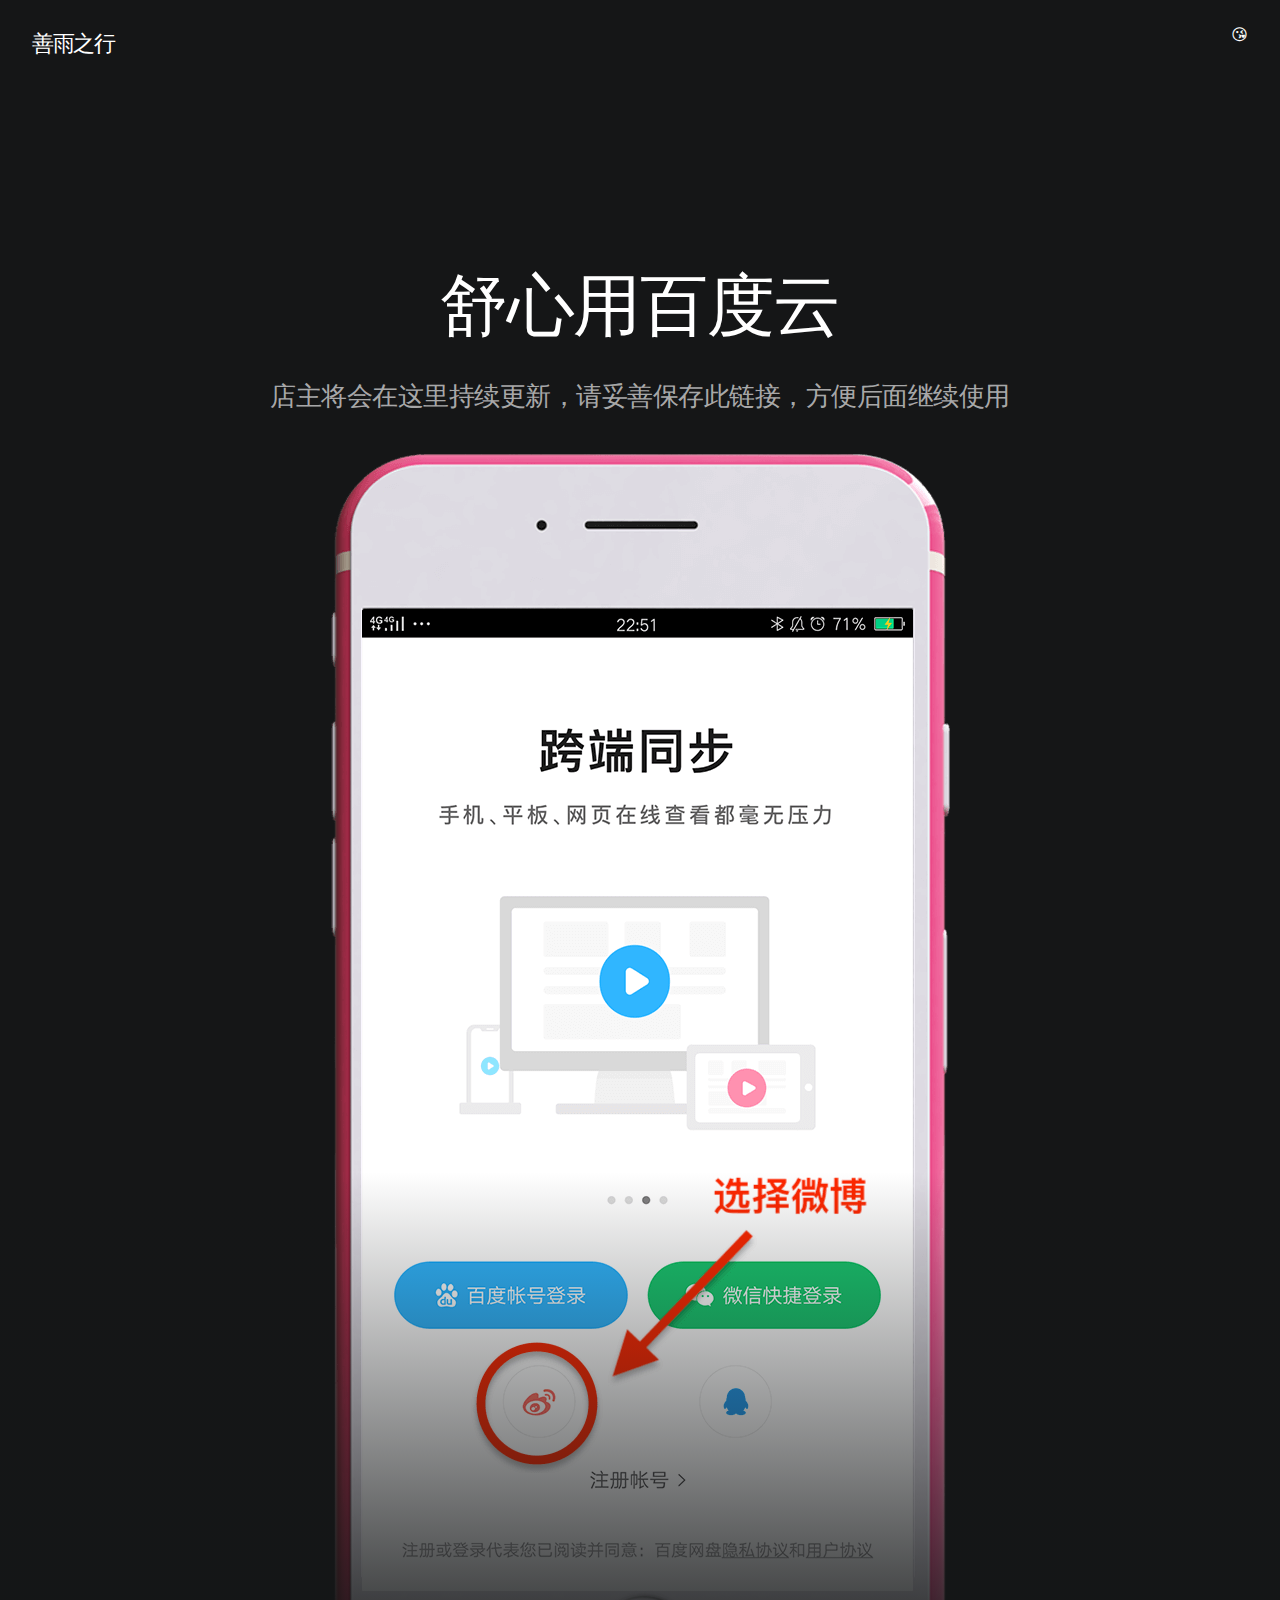
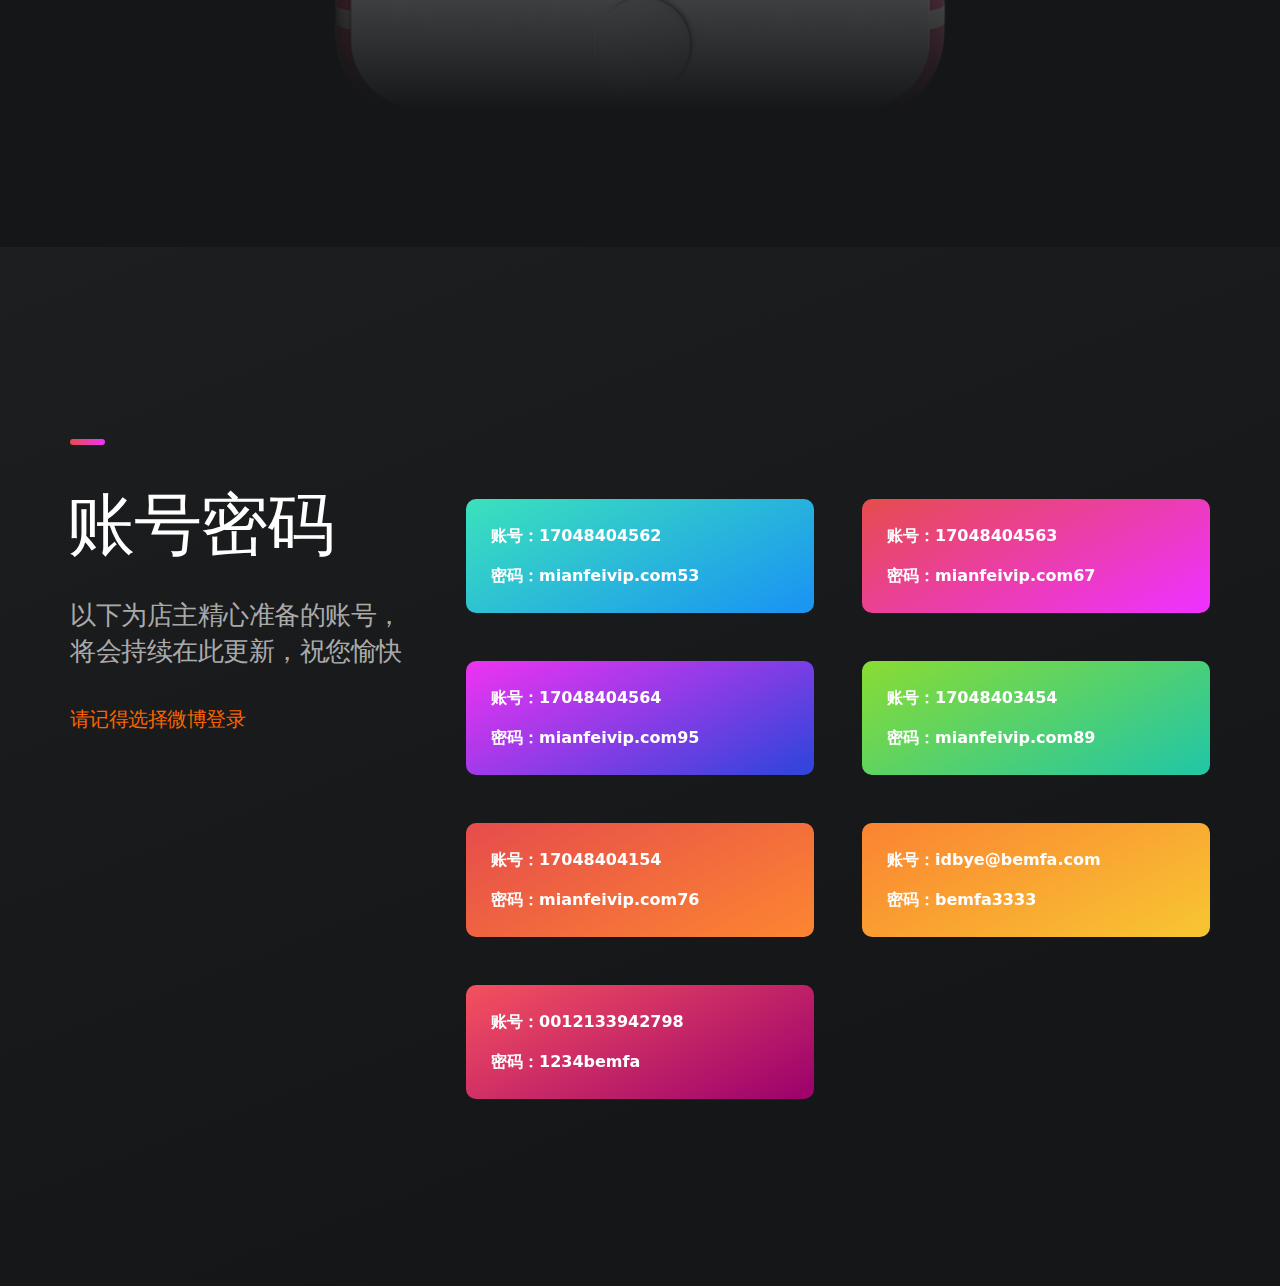
<file: baidu/index.html>
<!DOCTYPE html>
<html lang="en">

  <head>
    <meta charset="utf-8" />
    <meta name="viewport" content="width=device-width, initial-scale=1.0, maximum-scale=1.0" />
    <link rel="preload" href="webfonts/3237E4_0_0.woff2" as="font" type="font/woff2" crossorigin />
    <link rel="preload" href="webfonts/37A739_0_0.woff2" as="font" type="font/woff2" crossorigin />
    <link rel="stylesheet" href="css/base/style.5060f0f7.css" />
    
    <link rel="stylesheet" href="css/pages/home/home.a8c17147.css">
  
    <title>百度云账号-善雨之行微店</title>
     
  </head>
  
<body class=" home" itemscope itemtype="http://schema.org/Product">
  <header class="main-nav  background-dark main-nav-transparent">
    <nav role="navigation">
      <h1>
        <p style="font-size: 22px">善雨之行</p>
        <a href="index.html" title="Sketch Home">
          
          <span itemprop="name" class="visuallyhidden">善雨之行</span>
        </a>
      </h1>
      <span >😘</span>
    </nav>
</header>

  <section class="block-header background-dark show">
  <div class="wrapper text-center">
    <h1> <span>舒心用百度云</span></h1>
    <p class="lead">店主将会在这里持续更新，请妥善保存此链接，方便后面继续使用</p>
    <nav>
    </nav>

    <img src="baidu1.png"
    srcset="baidu1.png 1x, baidu1.png 2x"
    alt="Sketch Interface" width: 100%;>
</section>




<section class="block-52 block-plugins background-dark">
  <div class="random-shapes-background"></div>
  <div class="wrapper">
    <div class="row block-plugins-grid">
      <div class="col span-4">
        <i class="block-badge"></i>
        <h2 class="h1">账号密码</h2>
        <p class="lead">以下为店主精心准备的账号，将会持续在此更新，祝您愉快</p>
        <p href="" class="block-action link-go lead link-heading-arrow">请记得选择微博登录</p>
      </div>
      <div class="col span-8 block-plugins-list">
        <div class="row">
          
          

          <article class="col span-6 flex">

            <a  class="colorgradient-card">
              <p >
                账号：17048404562 
              </p>
              <p >
                密码：mianfeivip.com53 
              </p>
            </a>

          </article>

          

          <article class="col span-6 flex">

            <a  class="colorgradient-card">
              <p >
                账号：17048404563
              </p>
              <p >
                密码：mianfeivip.com67 
              </p>
            </a>

          </article>

          

          <article class="col span-6 flex">

            <a  class="colorgradient-card">
              <p >
                账号：17048404564
              </p>
              <p >
                密码：mianfeivip.com95 
              </p>
            </a>

          </article>

          

          <article class="col span-6 flex">

            <a  class="colorgradient-card">
              <p >
                账号：17048403454
              </p>
              <p >
                密码：mianfeivip.com89 
              </p>
            </a>
          </article>

          

          <article class="col span-6 flex">
            <a  class="colorgradient-card">
              <p >
                账号：17048404154
              </p>
              <p >
                密码：mianfeivip.com76
              </p>
            </a>

          </article>

          <article class="col span-6 flex">
            <a  class="colorgradient-card">
              <p >
                账号：idbye@bemfa.com
              </p>
              <p >
                密码：bemfa3333
              </p>
            </a>

          </article>

          <article class="col span-6 flex">
            <a  class="colorgradient-card">
              <p >
                账号：0012133942798
              </p>
              <p >
                密码：1234bemfa
              </p>
            </a>

          </article>

          


          
          <div>
          </div>
        </div>
      </div>
</section>




  </div>
  
<script src="https://browser.sentry-cdn.com/5.1.2/bundle.min.js" crossorigin="anonymous"></script>
<script>
    Sentry.init({ 
        dsn: 'https://ca315d40caf24c0b821b49191d724d14@sentry.io/1453995', 
        release: "sketch-marketing-web@master_20190527-1258_w_B9BMJE2RHA" });
</script>


  <script>
window.ga = function() {
  ga.q.push(arguments)
}
ga.q = []
ga.l = +new Date()
ga('create', 'UA-52736259-3','auto', {'allowLinker': true})
ga('require', 'linker')
ga('linker:autoLink', [
  'sketch.com', 
  'sketchapp.com', 
  'fastspring.com', 
  'sites.fastspring.com'
])
ga('send', 'pageview')
</script>

  <script src="js/script.472a3f61.min.js"></script>
  
<script src="js/components/animate-words.65d8905d.min.js"></script>

<script src="js/pages/home/home.344def88.min.js"></script>

</body>

</html>
</file>
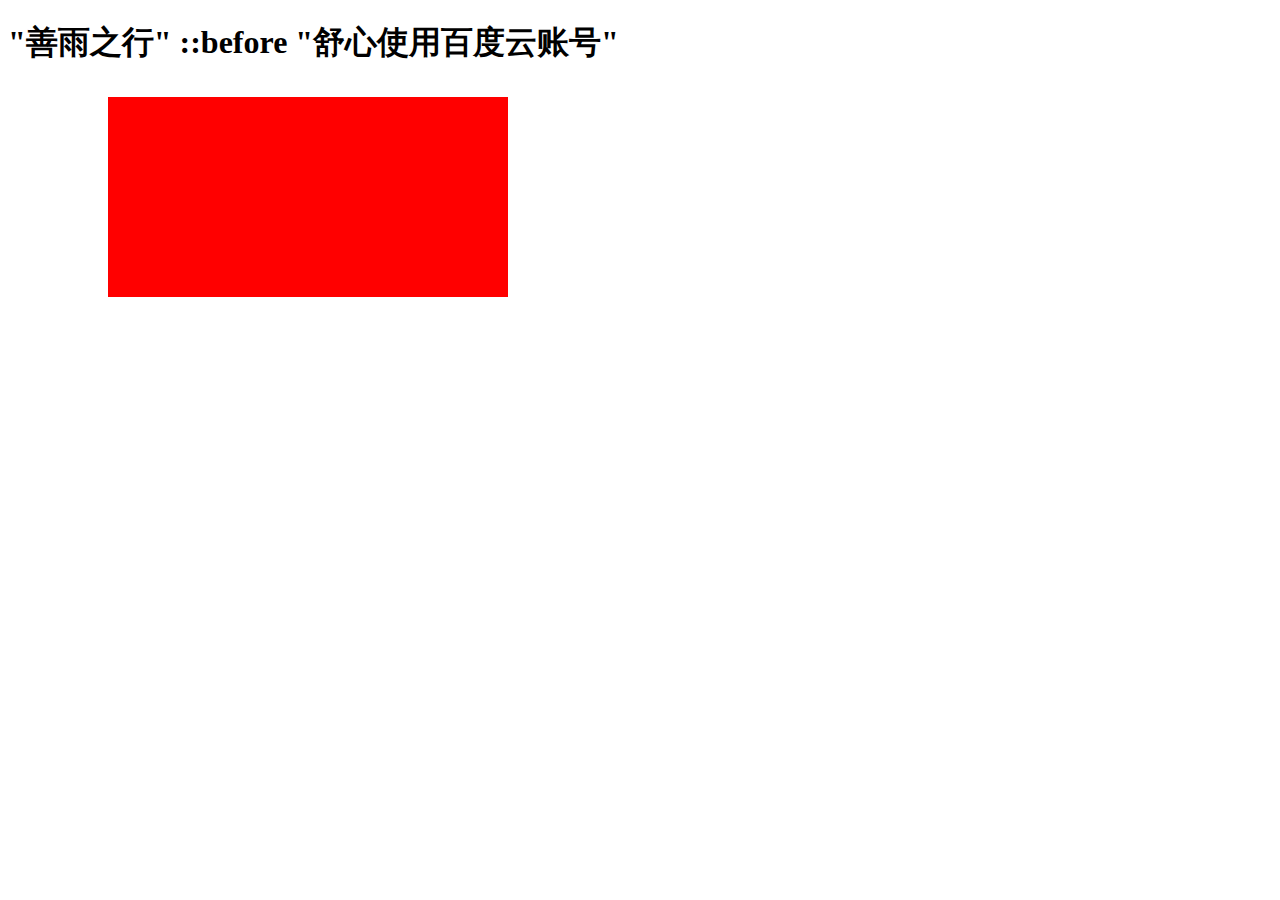
<file: test/index.html>
<!DOCTYPE html>
<html>
	<head>
		<title>百度云账号</title>
		<meta charset="utf-8"/>
		<link rel="shortcut icon" href="images/firefox-icon.png" type="image/x-icon">
		<link href='styles/style.css' rel='stylesheet' type='text/css'>
		<link href='https://fonts.googleapis.com/css?family=Open+Sans' rel='stylesheet' type='text/'>
	</head>
	<body>
		<h1 class="title">
			"善雨之行"
			<span>
				::before
				"舒心使用百度云账号"
			</span>
		</h1>
			<div class="first">
				</div>
				<div class="second">
				</div>
				<div class="third">
				</div>
	</body>
	
</html>
</file>
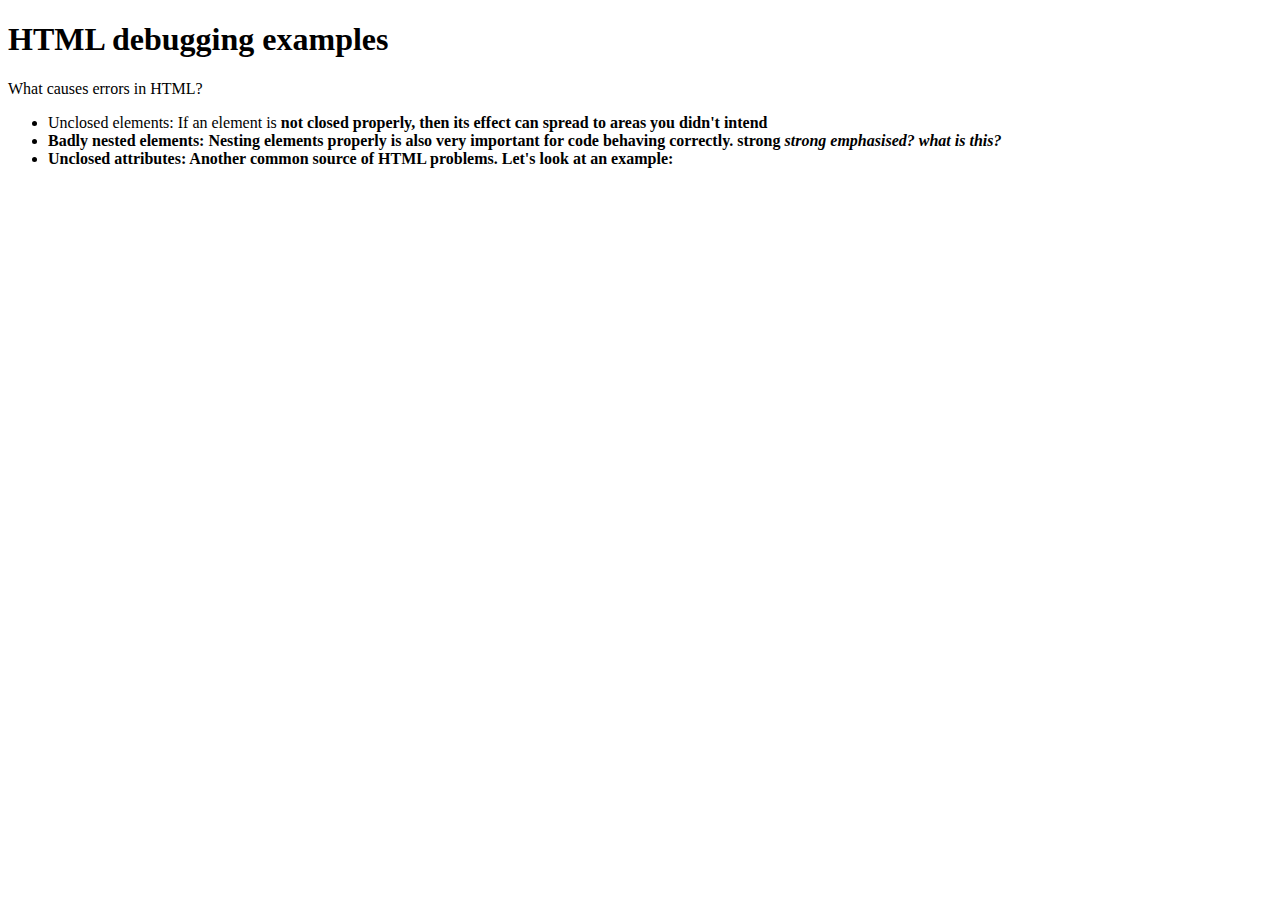
<file: structure.html>
<!DOCTYPE html>
<html>
  <head>
    <meta charset="utf-8">

    <title>HTML debugging examples</title>

    <!--[if lt IE 9]>
      <script src="https://cdnjs.cloudflare.com/ajax/libs/html5shiv/3.7.3/html5shiv.js"></script>
    <![endif]-->
  </head>

  <body>
    <h1>HTML debugging examples</h1>

    <p>What causes errors in HTML?

    <ul>
      <li>Unclosed elements: If an element is <strong>not closed properly, then its effect can spread to areas you didn't intend

      <li>Badly nested elements: Nesting elements properly is also very important for code behaving correctly. <strong>strong <em>strong emphasised?</strong> what is this?</em>

      <li>Unclosed attributes: Another common source of HTML problems. Let's look at an example: <a href="https://www.mozilla.org/>link to Mozilla homepage</a>
    </ul>
  </body>
</html>
</file>
<file: baidu/css/base/style.5060f0f7.css>
@import url("https://hello.myfonts.net/count/3237e4");@import url("https://hello.myfonts.net/count/37a739");@font-face{font-family:'Eina01-SemiBold-webfont';src:url("../../webfonts/3237E4_0_0.woff2") format("woff2"),url("../../webfonts/3237E4_0_0.woff") format("woff");font-display:swap}@font-face{font-family:'Eina01-Bold';src:url("../../webfonts/37A739_0_0.woff2") format("woff2"),url("../../webfonts/37A739_0_0.woff") format("woff");font-display:swap}/*! normalize.css v3.0.2 | MIT License | git.io/normalize */html{font-family:sans-serif;-ms-text-size-adjust:100%;-webkit-text-size-adjust:100%}body{margin:0}article,aside,details,figcaption,figure,footer,header,hgroup,main,menu,nav,section,summary{display:block}audio,canvas,progress,video{display:inline-block;vertical-align:baseline}audio:not([controls]){display:none;height:0}[hidden],template{display:none}a{background-color:transparent}a:active,a:hover{outline:0}abbr[title]{border-bottom:1px dotted;text-decoration:none;cursor:help}b,strong{font-weight:bold}dfn{font-style:italic}h1{font-size:2em;margin:0.67em 0}mark{background:#ff0;color:#000}small{font-size:80%}sub,sup{font-size:75%;line-height:0;position:relative;vertical-align:baseline}sup{top:-0.5em}sub{bottom:-0.25em}img{border:0}svg:not(:root){overflow:hidden}figure{margin:0}hr{-webkit-box-sizing:border-box;box-sizing:border-box;height:0}pre{overflow:auto}code,kbd,pre,samp{font-family:monospace, monospace;font-size:1em}button,input,optgroup,select,textarea{color:inherit;font:inherit;margin:0}button{overflow:visible}button,select{text-transform:none}button,html input[type="button"],input[type="reset"],input[type="submit"]{-webkit-appearance:button;cursor:pointer}button::-moz-focus-inner,input::-moz-focus-inner{border:0;padding:0}input{line-height:normal}input[type="checkbox"],input[type="radio"]{-webkit-box-sizing:border-box;box-sizing:border-box;padding:0}input[type="number"]::-webkit-inner-spin-button,input[type="number"]::-webkit-outer-spin-button{height:auto}input[type="search"]{-webkit-appearance:textfield;-webkit-box-sizing:border-box;box-sizing:border-box}input[type="search"]::-webkit-search-cancel-button,input[type="search"]::-webkit-search-decoration{-webkit-appearance:none}fieldset{border:1px solid #c0c0c0;margin:0 2px;padding:0.35em 0.625em 0.75em}legend{border:0;padding:0}textarea{overflow:auto}optgroup{font-weight:bold}table{border-collapse:collapse;border-spacing:0}td,th{padding:0}html{-webkit-font-smoothing:antialiased;-moz-osx-font-smoothing:grayscale;font:400 16px/1.5 system-ui,-apple-system,BlinkMacSystemFont,"Helvetica Neue",Helvetica,Arial,sans-serif;text-rendering:optimizeLegibility}display-1,h1,.h1,h2,.h2,h3,.h3,h4,.h4,h5,.h5,nav li,th,.card-title,.button,.main-nav .nav-toggle,.update-download{letter-spacing:-0.02em;word-wrap:break-word;font-weight:600}html.fonts-loaded display-1,html.fonts-loaded h1,html.fonts-loaded .h1,html.fonts-loaded h2,html.fonts-loaded .h2,html.fonts-loaded h3,html.fonts-loaded .h3,html.fonts-loaded h4,html.fonts-loaded .h4,html.fonts-loaded h5,html.fonts-loaded .h5,html.fonts-loaded h6,html.fonts-loaded .h6,html.fonts-loaded nav li a,html.fonts-loaded th,html.fonts-loaded .heading-caption,html.fonts-loaded .card-title,html.fonts-loaded .button,html.fonts-loaded .main-nav .nav-toggle,html.fonts-loaded .update-download,html.fonts-loaded .chip,html.fonts-loaded strong.heading-block-title{font-family:'Eina01-Bold', system-ui, -apple-system, BlinkMacSystemFont, 'Helvetica Neue', Helvetica, Arial, sans-serif;font-weight:normal;font-style:normal}html.fonts-loaded .heading-caption>*{font-weight:normal}display-1:first-child,h1:first-child,.h1:first-child,h2:first-child,.h2:first-child,h3:first-child,.h3:first-child,h4:first-child,.h4:first-child,h5:first-child,.h5:first-child,h6:first-child,.h6:first-child{margin-top:0}.heading-caption{position:relative;z-index:9;color:rgba(0,0,0,0.4)}.background-dark .heading-caption{color:rgba(255,255,255,0.4)}display-1 a,h1 a,.h1 a,h2 a,.h2 a,h3 a,.h3 a,h4 a,.h4 a,h5 a,.h5 a,th a,.card-title a{font-weight:inherit;font-style:inherit}h1:not([class])+p,.lead,.lead-text{color:rgba(0,0,0,0.85)}.background-dark h1:not([class])+p,.background-dark .lead,.background-dark .lead-text{color:rgba(255,255,255,0.65)}p,ul,ol,:root pre,blockquote,.note{margin:0 0 1rem}p{word-wrap:break-word}ul,ol{list-style-position:outside;margin-top:0;padding-left:1.2em}ul.row,ul.row,ol.row,ol.row{padding-left:0}ul{list-style-type:square}strong{font-weight:600;color:#000}.background-dark strong{color:#fff}.display-1 strong,h1 strong,.h1 strong,h2 strong,.h2 strong,h3 strong,.h3 strong,h4 strong,.h4 strong,h5 strong,.h5 strong,th strong,.card-title strong{font-weight:inherit}.display-1 em,h1 em,.h1 em,h2 em,.h2 em,h3 em,.h3 em,h4 em,.h4 em,h5 em,.h5 em,th em{font-style:normal;display:inline-block;padding:0.09em;margin:-0.09em;background:#fee0cc}.background-dark .display-1 em,.background-dark h1 em,.background-dark .h1 em,.background-dark h2 em,.background-dark .h2 em,.background-dark h3 em,.background-dark .h3 em,.background-dark h4 em,.background-dark .h4 em,.background-dark h5 em,.background-dark .h5 em,.background-dark th em{background:#271566}pre code,article blockquote,.note{display:block;padding:1rem;border-radius:.25rem}blockquote{color:rgba(0,0,0,0.65);position:relative}.background-dark blockquote{color:rgba(255,255,255,0.65)}article blockquote,.note{background:rgba(0,0,0,0.03);color:rgba(0,0,0,0.85);border-left:0.125rem solid rgba(0,0,0,0.1)}article blockquote::before,.note::before{display:none}.note{background-color:rgba(250,100,0,0.05);border-color:rgba(250,100,0,0.4)}article blockquote>*{margin-left:-0.125rem}th{text-align:left}q::before{content:'\201C';margin-left:-0.6ex}q::after{content:'\201D'}cite{font-style:normal}pre,code,kbd{border-radius:.25rem;overflow-wrap:break-word;overflow-x:auto;font-weight:400;font-size:0.875em}pre,code{font-family:'SF Mono', 'Source Code Pro', Consolas, Menlo, monospace}code{padding:0.2em 0.4em;background-color:rgba(0,0,0,0.06)}pre code{font-size:0.875rem;-webkit-box-shadow:inset 0 0 0 1px rgba(0,0,0,0.1);box-shadow:inset 0 0 0 1px rgba(0,0,0,0.1);background-color:#fff;color:rgba(0,0,0,0.65)}kbd{padding:0.2em 0.4em;font-family:inherit;background-color:#fff;color:rgba(0,0,0,0.65);-webkit-box-shadow:inset 0 0 0 1px rgba(0,0,0,0.2),inset 0 -2px 0 rgba(0,0,0,0.06);box-shadow:inset 0 0 0 1px rgba(0,0,0,0.2),inset 0 -2px 0 rgba(0,0,0,0.06)}.background-dark code{background-color:#271566;color:#dfd6ff}.background-dark kbd{background-color:#2b2d30;color:#e1e2e4}.uppercase{text-transform:uppercase}small,.small{display:block;font-size:0.8125rem;line-height:1.25rem;color:rgba(0,0,0,0.65);font-weight:400}.background-dark small,.background-dark .small{color:rgba(255,255,255,0.4)}small strong,.small strong{color:rgba(0,0,0,0.65)}.background-dark small strong,.background-dark .small strong{color:rgba(255,255,255,0.65)}.note .h5{margin-bottom:1rem}.date-modified{margin-top:3rem;color:rgba(0,0,0,0.4)}@media screen and (min-width: 768px){h1.giga,.h1.giga{font-size:5.9375rem;line-height:6rem;letter-spacing:-.0625rem;margin:3rem 0 2rem}h1,.h1{font-size:4.25rem;line-height:4.5rem;margin:3rem 0 2rem}h2,.h2{font-size:2.625rem;line-height:3rem;margin:3rem 0 1.5rem}h3,.h3{font-size:1.625rem;line-height:2rem;margin:2rem 0 1rem}h4,.h4{font-size:1.25rem;line-height:1.75rem;margin:2rem 0 1rem}h1:not([class])+p,.lead,.lead-text,blockquote{font-size:1.625rem;line-height:2.25rem;margin:1.5rem 0;letter-spacing:-.03062rem}h5,.h5,.radio-tab{font-size:1rem;line-height:1.5rem;margin:1.5rem 0 0.5rem}h6,.h6,.heading-caption{display:block;font-size:.8125rem;line-height:1.25rem;margin:1.5rem 0 0.5rem;text-transform:uppercase;letter-spacing:0.02em}}@media screen and (max-width: 767px){h1.giga,.h1.giga{font-size:4.25rem;line-height:4.5rem;margin:3rem 0 2rem}h1,.h1{font-size:2.625rem;line-height:3rem;margin:3rem 0 1.5rem}h2,.h2{font-size:1.625rem;line-height:2rem;margin:2rem 0 1rem}h3,.h3{font-size:1.25rem;line-height:1.75rem;margin:2rem 0 1rem}h4,.h4,h1:not([class])+p,.lead,.lead-text,blockquote{font-size:1.125rem;line-height:1.5rem;margin:2rem 0 1rem}h5,.h5,.radio-tab{font-size:.875rem;line-height:1.25rem;margin:1.5rem 0 0.5rem}h6,.h6,.heading-caption{display:block;font-size:.75rem;line-height:1.25rem;margin:1.5rem 0 0.5rem;text-transform:uppercase;letter-spacing:0.02em}}@media screen and (max-width: 639px){h1.giga,.h1.giga{font-size:3.25rem;line-height:3.5rem;margin:3rem 0 1.5rem}}*,*:before,*:after{-webkit-box-sizing:border-box;box-sizing:border-box}*:last-child{margin-bottom:0 !important}@media screen and (min-width: 768px){.row{display:-webkit-box;display:-ms-flexbox;display:flex;-ms-flex-wrap:wrap;flex-wrap:wrap;margin-left:-1.5rem;margin-right:-1.5rem;margin-bottom:-3rem !important}.row.center-h{-webkit-box-pack:center;-ms-flex-pack:center;justify-content:center}.row.justify{-webkit-box-pack:justify;-ms-flex-pack:justify;justify-content:space-between;justify-content:justify}.row.distribute{-ms-flex-pack:distribute;justify-content:space-around}.row.col-reverse{-webkit-box-orient:vertical;-webkit-box-direction:reverse;-ms-flex-direction:column-reverse;flex-direction:column-reverse}.row.reverse{-webkit-box-orient:horizontal;-webkit-box-direction:reverse;-ms-flex-direction:row-reverse;flex-direction:row-reverse}.row.center-v{-webkit-box-align:center;-ms-flex-align:center;align-items:center;margin-bottom:0 !important}.col{margin-bottom:3rem !important;padding-left:1.5rem;padding-right:1.5rem}.col.center-h{-webkit-box-pack:center;-ms-flex-pack:center;justify-content:center}.row.center-v>.col{margin-bottom:0 !important}.col.flex{display:-webkit-box;display:-ms-flexbox;display:flex}.span-1{width:8.3333%}.span-2{width:16.6666%}.span-3{width:25%}.span-4{width:33.3333%}.span-5{width:41.6666%}.span-6{width:50%}.span-7{width:58.3333%}.span-8{width:66.6666%}.span-9{width:75%}.span-10{width:83.3333%}.span-11{width:91.6666%}.span-12{width:100%}}html,body{height:100%}body{color:#000;background-color:#fff;-webkit-transition:color 0.6s cubic-bezier(0.19, 1, 0.22, 1),background-color 0.6s cubic-bezier(0.19, 1, 0.22, 1);transition:color 0.6s cubic-bezier(0.19, 1, 0.22, 1),background-color 0.6s cubic-bezier(0.19, 1, 0.22, 1)}body.background-dark,body .background-dark{color:#fff;background-color:#151617}body>section{position:relative;overflow:hidden}@media screen and (min-width: 768px){body>*{padding:0 2rem}body .release-notes{margin-top:1.75rem}}.wrapper{max-width:71.25rem;margin:0 auto}.wrapper-small{max-width:57.5rem}.wrapper.wrapper-fluid{max-width:none}section .wrapper{padding:7.5rem 0}@media screen and (max-width: 767px){body>*{padding:0 2rem}[class*='span-']+[class*='span-']{margin-top:2rem;margin-left:0 !important}section .wrapper{padding:5rem 0}}@media screen and (max-width: 389px){body>*{padding:0 1.25rem}}section .section-header{margin:0 auto 3.5rem;text-align:center}section .section-header.left{text-align:left;margin-left:0;margin-right:0}.masthead.background-dark{background-image:url("https://cdn.sketchapp.com/assets/components/block-header/bg.jpg");background-position:center top;background-size:cover;background-repeat:no-repeat;padding-top:calc(6vh + 100px)}.masthead.background-dark>.wrapper:first-child{padding-top:0}@media screen and (max-width: 767px){.masthead.background-dark{padding-top:calc(6vh + 100px);background-position:center 0}}@media screen and (max-width: 639px){.masthead.background-dark{padding-top:calc(4vh + 80px);background-position:right 0;background-size:cover}}.sticky-nav{position:relative;overflow:visible;z-index:9999}.sticky-nav-filler{position:absolute;z-index:1;width:100%;height:3.875rem}.nopadding{padding:0}.section-divider{border-width:1px 0 0;border-style:solid;-o-border-image:linear-gradient(90deg, rgba(230,230,230,0), #e6e6e6 50%, rgba(230,230,230,0) 100%) 2%;border-image:-webkit-gradient(linear, left top, right top, from(rgba(230,230,230,0)), color-stop(50%, #e6e6e6), to(rgba(230,230,230,0))) 2%;border-image:linear-gradient(90deg, rgba(230,230,230,0), #e6e6e6 50%, rgba(230,230,230,0) 100%) 2%}.license-faq .questions{margin-top:6rem}.license-faq .question{padding-left:2rem;background:url("data:image/svg+xml;utf8,%3Csvg%20viewBox%3D%220%200%2020%2020%22%20xmlns%3D%22http%3A%2F%2Fwww.w3.org%2F2000%2Fsvg%22%20xmlns%3Axlink%3D%22http%3A%2F%2Fwww.w3.org%2F1999%2Fxlink%22%3E%0A%20%20%3Cdefs%3E%0A%20%20%20%20%3Cpath%20d%3D%22M10%2C20%20C4.4771525%2C20%20-4.79616347e-14%2C15.5228475%20-4.79616347e-14%2C10%20C-4.79616347e-14%2C4.4771525%204.4771525%2C6.57252031e-14%2010%2C6.57252031e-14%20C15.5228475%2C6.57252031e-14%2020%2C4.4771525%2020%2C10%20C20%2C15.5228475%2015.5228475%2C20%2010%2C20%20Z%20M10%2C16.25%20C10.6903559%2C16.25%2011.25%2C15.6903559%2011.25%2C15%20C11.25%2C14.3096441%2010.6903559%2C13.75%2010%2C13.75%20C9.30964406%2C13.75%208.75%2C14.3096441%208.75%2C15%20C8.75%2C15.6903559%209.30964406%2C16.25%2010%2C16.25%20Z%20M8.79402101%2C7.2457182%20C8.96692335%2C6.71371918%209.55256479%2C6.25%2010%2C6.25%20C10.5596441%2C6.25%2011.25%2C6.94035594%2011.25%2C7.5%20C11.25%2C7.84230052%2011.114843%2C8.04503601%2010.690983%2C8.25696601%20C9.44817634%2C8.87836935%208.75%2C9.92563385%208.75%2C11.25%20C8.75%2C11.9403559%209.30964406%2C12.5%2010%2C12.5%20C10.6903559%2C12.5%2011.25%2C11.9403559%2011.25%2C11.25%20C11.25%2C10.9076995%2011.385157%2C10.704964%2011.809017%2C10.493034%20C13.0518237%2C9.87163065%2013.75%2C8.82436615%2013.75%2C7.5%20C13.75%2C5.55964406%2011.9403559%2C3.75%2010%2C3.75%20C8.42536103%2C3.75%206.91196191%2C4.94833084%206.41643933%2C6.47299228%20C6.20305696%2C7.12954333%206.56231616%2C7.83476371%207.21886721%2C8.04814608%20C7.87541827%2C8.26152845%208.58063864%2C7.90226925%208.79402101%2C7.2457182%20Z%22%20id%3D%22a%22%2F%3E%0A%20%20%3C%2Fdefs%3E%0A%20%20%3Cg%20fill%3D%22none%22%20fill-rule%3D%22evenodd%22%3E%0A%20%20%20%20%3Crect%20fill-opacity%3D%220%22%20fill%3D%22%23FF0000%22%20width%3D%2220%22%20height%3D%2220%22%2F%3E%0A%20%20%20%20%3Cuse%20fill%3D%22%236236FF%22%20xlink%3Ahref%3D%22%23a%22%2F%3E%0A%20%20%3C%2Fg%3E%0A%3C%2Fsvg%3E%0A") no-repeat left 0.125rem;background-size:1.25rem}@media screen and (max-width: 767px){.license-faq .question{background-position:left 0.05rem}}.text-left{text-align:left}.text-center{text-align:center}.text-right{text-align:right}.color-negative{color:#e02020}.separator{border-top:1px solid rgba(0,0,0,0.06);margin-bottom:2.5rem}.border-top{border-width:1px 0 0;border-style:solid;-o-border-image:linear-gradient(90deg, rgba(230,230,230,0), #e6e6e6 50%, rgba(230,230,230,0) 100%) 5%;border-image:-webkit-gradient(linear, left top, right top, from(rgba(230,230,230,0)), color-stop(50%, #e6e6e6), to(rgba(230,230,230,0))) 5%;border-image:linear-gradient(90deg, rgba(230,230,230,0), #e6e6e6 50%, rgba(230,230,230,0) 100%) 5%}.relative{position:relative}img.max,.two-column-layout .main-content figure img,.two-column-layout .main-content video{max-width:100%;height:auto;display:block}.two-column-layout .main-content .actions-wrapper{padding-top:1.25rem}.two-column-layout .main-content figure:not([class]) img,.two-column-layout .main-content video{border-radius:.25rem;-webkit-box-shadow:0 0 2px rgba(0,0,0,0.1);box-shadow:0 0 2px rgba(0,0,0,0.1)}.embed-container{background-color:rgba(0,0,0,0.5);max-width:100%;height:0;padding-bottom:56.25%;margin-bottom:2rem;overflow:hidden;position:relative;overflow:hidden;border-radius:10px;-webkit-box-shadow:0 10px 70px rgba(0,0,0,0.15);box-shadow:0 10px 70px rgba(0,0,0,0.15)}.embed-container iframe,.embed-container object,.embed-container embed{width:100%;height:100%;position:absolute;top:0;left:0;border-radius:1.25rem}.image-container img{max-width:100%;height:auto}.two-column-layout .main-content figure:not([class]),.two-column-layout .main-content figure.noborder{margin:2rem 0}.two-column-layout .main-content .figure-icon+h3{margin-top:0.5rem}figcaption{margin-top:1rem;font-size:0.8125rem;line-height:0.98125rem;color:rgba(0,0,0,0.4)}.new{display:inline-block;padding:0.3125rem 0.375rem 0.25rem;vertical-align:middle;position:relative;top:-0.2em;border-radius:1.25rem;text-transform:uppercase;font-size:0.75rem;background:#4d994e;color:#fff;line-height:1}.group:before,.group:before,.group:after{content:'';display:table}.group:after{clear:both}.group{zoom:1}.visuallyhidden{border:0;clip:rect(0 0 0 0);height:1px;margin:-1px;overflow:hidden;padding:0;position:absolute;width:1px}.ir{background-color:transparent;background-repeat:no-repeat;border:0;direction:ltr;display:inline-block;overflow:hidden;text-align:left;text-indent:-999em}.rtl{direction:rtl}.rtl .online-link{direction:ltr}*::selection{color:#fff;background:#3a2099}*::selection:window-inactive{background:#4e2bcc}*:focus{outline:none}a.view-all::after{content:'';display:inline-block;width:0.375rem;height:0.625rem;margin-left:0.375rem;vertical-align:baseline;background-image:url("data:image/svg+xml;utf8,%3Csvg%20width%3D%228%22%20height%3D%2213%22%20viewBox%3D%220%200%208%2013%22%20xmlns%3D%22http%3A%2F%2Fwww.w3.org%2F2000%2Fsvg%22%3E%3Ctitle%3EDisclosure%20Indicator%3C%2Ftitle%3E%3Cpath%20d%3D%22M0%2C1.5%20L1.5%2C0%20L7.29201249%2C5.79201249%20C7.68302319%2C6.18302319%207.68649149%2C6.81350851%207.29201249%2C7.20798751%20L1.5%2C13%20L0%2C11.5%20L4.29422684%2C7.20577316%20C4.68401459%2C6.81598541%204.68722761%2C6.18722761%204.29422684%2C5.79422684%20L0%2C1.5%20Z%22%20fill%3D%22%23fa6400%22%20fill-rule%3D%22evenodd%22%2F%3E%3C%2Fsvg%3E");background-size:cover}small>a.view-all::after{top:0.025rem;position:relative;width:0.275rem;height:0.575rem;margin-left:0.25rem}.hide{display:none !important}.hidden{display:none}.marked-text{padding:0 0.125em;margin:0 -0.125em;color:#000;font-weight:inherit;font-style:inherit;background-color:rgba(0,0,0,0.03);border-bottom:1px solid rgba(0,0,0,0.1)}.actions{display:block;padding-left:0}@media screen and (max-width: 767px){.actions .button{display:block;width:100%}}.actions li{display:inline-block;padding-right:1rem;text-align:center}.actions li:nth-child(2n){padding-right:0}@media screen and (max-width: 767px){.actions li{display:block;padding-right:0;margin-bottom:0.5rem}.actions li a{display:block}}.actions+.actions{margin-top:2rem;margin-bottom:1.5rem}.actions+small{margin-top:1.5rem}picture+.actions{margin-top:1rem}.state-init>nav{opacity:0;-webkit-transition:opacity 0.2s;transition:opacity 0.2s}.state-init.state-done>nav{opacity:1}.animation-shake{-webkit-animation:shake 0.5s linear;animation:shake 0.5s linear}.transition{-webkit-transition:all 0.25s;transition:all 0.25s}.transition-slow{-webkit-transition-duration:0.5s;transition-duration:0.5s}.transition-hide{opacity:0;pointer-events:none}.transition-hide a{pointer-events:none}.transition-hide-height{height:0;opacity:0}.transition-hide-height a{pointer-events:none}.singular-plural .plural{display:none}.singular-plural.is-plural .plural,.singular-plural.is-zero .plural{display:initial}.singular-plural.is-plural p>.plural,.singular-plural.is-zero p>.plural,p.singular-plural.is-plural>.plural,p.singular-plural.is-zero>.plural{display:inline}.singular-plural.is-plural .singular,.singular-plural.is-zero .singular{display:none}.singular-plural.is-singular .plural{display:none}.singular-plural.is-singular .singular{display:initial}.singular-plural.is-singular p>.singular,p.singular-plural.is-singular>.singular{display:inline}.hide-on-count-0.count-0{display:none !important}@media screen and (max-width: 768px){img.max{display:block;margin:0 auto}.two-cols::before,.two-cols::after{display:none}.masthead>.wrapper>.actions{white-space:nowrap}.masthead>.wrapper>.actions>.button{margin:0 !important}.is-for{height:3em}.testimonials .col+.col{margin-top:5rem}.testimonials img{display:inline-block}.thirds-list{margin-bottom:-2.8125rem !important}.thirds-list li{margin-bottom:2.8125rem}}.positive-text{color:#57a900}.negative-text{color:#e02020}.warning-text{color:#fa6400}a{text-decoration:none;font-weight:600;color:#fa6400;-webkit-transition:color 0.12s cubic-bezier(0.455, 0.03, 0.515, 0.955),border-color 0.12s cubic-bezier(0.455, 0.03, 0.515, 0.955),background-color 0.12s cubic-bezier(0.455, 0.03, 0.515, 0.955),background-image 0.12s cubic-bezier(0.455, 0.03, 0.515, 0.955);transition:color 0.12s cubic-bezier(0.455, 0.03, 0.515, 0.955),border-color 0.12s cubic-bezier(0.455, 0.03, 0.515, 0.955),background-color 0.12s cubic-bezier(0.455, 0.03, 0.515, 0.955),background-image 0.12s cubic-bezier(0.455, 0.03, 0.515, 0.955)}a:hover,a:focus{color:#fb8332}a:active{color:#ca7900;-webkit-tap-highlight-color:rgba(251,131,50,0.08)}.background-dark a{color:#fa6400}.background-dark a:hover,.background-dark a:focus{color:#fb8332}.background-dark a:active{color:#ca7900}.link-muted a,.link-muted{color:rgba(0,0,0,0.4)}.link-muted a:hover,.link-muted a:focus,.link-muted:hover,.link-muted:focus{color:#fa6400}.link-heading-arrow{color:rgba(0,0,0,0.85)}.background-dark .link-heading-arrow{color:rgba(255,255,255,0.85)}a.link-heading-arrow:hover,a.link-heading-arrow:focus{color:#fa6400}.link-heading-arrow::after{content:'';display:inline-block;margin-left:0.5rem;vertical-align:baseline;width:1.125rem;height:.9375rem;background-size:cover;background-repeat:no-repeat;background-image:url("https://cdn.sketchapp.com/assets/components/icons/icon-goright-primary.svg");will-change:transform;-webkit-transition:-webkit-transform 0.4s cubic-bezier(0.68, -0.55, 0.265, 1.55);transition:-webkit-transform 0.4s cubic-bezier(0.68, -0.55, 0.265, 1.55);transition:transform 0.4s cubic-bezier(0.68, -0.55, 0.265, 1.55);transition:transform 0.4s cubic-bezier(0.68, -0.55, 0.265, 1.55), -webkit-transform 0.4s cubic-bezier(0.68, -0.55, 0.265, 1.55)}.link-heading-arrow.arrow-light::after{background-image:url("https://cdn.sketchapp.com/assets/components/icons/icon-goright-light.svg")}.link-heading-arrow.arrow-dark::after{background-image:url("https://cdn.sketchapp.com/assets/components/icons/icon-goright-dark.svg")}a.link-heading-arrow:hover::after,a.link-heading-arrow:focus::after,a:hover>.link-heading-arrow::after,a:focus>.link-heading-arrow::after{-webkit-transform:translate(3px, 0);transform:translate(3px, 0)}.sidebar a[href^="http://"]:not([href*="sketch.com"]):not([href*="bohemiancoding.com"]):not(.card)::after,.sidebar a[href^="https://"]:not([href*="sketch.com"]):not([href*="bohemiancoding.com"]):not(.card)::after,.external-link::after{content:'\2197';display:inline-block;margin-left:0.125em;font-size:0.75em;vertical-align:baseline;font-weight:600;opacity:0.75}.link-download::after{font-weight:600;content:' ↓';font-size:80%;opacity:0.65}:root .button{display:inline-block;position:relative;padding:.84375rem 1.5rem .65625rem;background-color:transparent;border:1px solid rgba(0,0,0,0.1);border-radius:.25rem;-webkit-box-shadow:0 1px 5px 0 rgba(0,0,0,0.06);box-shadow:0 1px 5px 0 rgba(0,0,0,0.06);color:#000;-webkit-transition:color 0.25s cubic-bezier(0.25, 0.46, 0.45, 0.94),background-color 0.25s cubic-bezier(0.25, 0.46, 0.45, 0.94),border-color 0.25s cubic-bezier(0.25, 0.46, 0.45, 0.94),-webkit-box-shadow 0.25s cubic-bezier(0.25, 0.46, 0.45, 0.94),-webkit-transform 0.25s cubic-bezier(0.25, 0.46, 0.45, 0.94);transition:color 0.25s cubic-bezier(0.25, 0.46, 0.45, 0.94),background-color 0.25s cubic-bezier(0.25, 0.46, 0.45, 0.94),border-color 0.25s cubic-bezier(0.25, 0.46, 0.45, 0.94),-webkit-box-shadow 0.25s cubic-bezier(0.25, 0.46, 0.45, 0.94),-webkit-transform 0.25s cubic-bezier(0.25, 0.46, 0.45, 0.94);transition:color 0.25s cubic-bezier(0.25, 0.46, 0.45, 0.94),box-shadow 0.25s cubic-bezier(0.25, 0.46, 0.45, 0.94),background-color 0.25s cubic-bezier(0.25, 0.46, 0.45, 0.94),border-color 0.25s cubic-bezier(0.25, 0.46, 0.45, 0.94),transform 0.25s cubic-bezier(0.25, 0.46, 0.45, 0.94);transition:color 0.25s cubic-bezier(0.25, 0.46, 0.45, 0.94),box-shadow 0.25s cubic-bezier(0.25, 0.46, 0.45, 0.94),background-color 0.25s cubic-bezier(0.25, 0.46, 0.45, 0.94),border-color 0.25s cubic-bezier(0.25, 0.46, 0.45, 0.94),transform 0.25s cubic-bezier(0.25, 0.46, 0.45, 0.94),-webkit-box-shadow 0.25s cubic-bezier(0.25, 0.46, 0.45, 0.94),-webkit-transform 0.25s cubic-bezier(0.25, 0.46, 0.45, 0.94)}:root .background-dark .button{color:#fff;border:1px solid rgba(255,255,255,0.2);-webkit-box-shadow:0 1px 3px 0 rgba(0,0,0,0.06);box-shadow:0 1px 3px 0 rgba(0,0,0,0.06)}:root .button:hover,:root .button:focus{-webkit-box-shadow:0 4px 12px rgba(0,0,0,0.1);box-shadow:0 4px 12px rgba(0,0,0,0.1);border:1px solid rgba(0,0,0,0.2);-webkit-transform:translateY(-1px);transform:translateY(-1px)}:root .background-dark .button:hover,:root .background-dark .button:focus{border:1px solid rgba(255,255,255,0.3);-webkit-box-shadow:0 4px 12px rgba(0,0,0,0.06);box-shadow:0 4px 12px rgba(0,0,0,0.06)}:root .button:active{background-color:rgba(0,0,0,0.03);-webkit-box-shadow:0 2px 4px rgba(0,0,0,0.06);box-shadow:0 2px 4px rgba(0,0,0,0.06);-webkit-transform:translateY(0);transform:translateY(0);-webkit-transition:all 0.05s cubic-bezier(0.25, 0.46, 0.45, 0.94);transition:all 0.05s cubic-bezier(0.25, 0.46, 0.45, 0.94)}:root .background-dark .button:active{background-color:rgba(255,255,255,0.06)}:root .button-primary{background-color:#fa6400;border:1px solid transparent !important;color:#fff;text-shadow:0 1px 0 rgba(0,0,0,0.03)}:root .background-dark .button-primary{color:#fff}:root .button-primary:hover,:root .button-primary:focus{background-color:#fb8332;border:1px solid transparent !important;color:#fff}:root .button-primary:active{background-color:#fa6400;border:1px solid transparent;color:#fff}:root .button-block{display:block;width:100%;text-align:center}:root .button.busy{opacity:1;pointer-events:none;-webkit-user-select:none;-moz-user-select:none;-ms-user-select:none;user-select:none;color:transparent !important;text-shadow:0 0 0;position:relative}:root .button-primary.busy.error,:root .button-primary.negative{background-color:#e02020}:root .button-primary.busy.success{background-color:#57a900}.button::before,.button::after{content:'';width:1.5rem;height:1.5rem;position:absolute;left:50%;margin-left:-0.75rem;top:50%;margin-top:-0.75rem;background-repeat:no-repeat;background-position:center center;background-size:1.5rem 1.5rem;opacity:0;-webkit-transition:all 0.25s linear;transition:all 0.25s linear}.button.busy::before,.button.busy::after{opacity:1}.button.loading::before{background-image:url("data:image/svg+xml;utf-8,%3Csvg%20xmlns%3D%22http%3A%2F%2Fwww.w3.org%2F2000%2Fsvg%22%20viewBox%3D%220%200%2024%2024%22%3E%3Cdefs%3E%3CradialGradient%20id%3D%22a%22%20cx%3D%2297.483%25%22%20cy%3D%2228.573%25%22%20r%3D%22168.336%25%22%20fx%3D%2297.483%25%22%20fy%3D%2228.573%25%22%20gradientTransform%3D%22matrix(.9983%20-.05822%20.02352%20.40335%20-.005%20.227)%22%3E%3Cstop%20stop-color%3D%22%23FFF%22%20offset%3D%220%25%22%2F%3E%3Cstop%20stop-color%3D%22%23FFF%22%20stop-opacity%3D%22.816%22%20offset%3D%2218.426%25%22%2F%3E%3Cstop%20stop-color%3D%22%23FFF%22%20stop-opacity%3D%220%22%20offset%3D%22100%25%22%2F%3E%3C%2FradialGradient%3E%3C%2Fdefs%3E%3Cg%20fill%3D%22none%22%20fill-rule%3D%22evenodd%22%3E%3Cpath%20fill%3D%22none%22%20d%3D%22M0%200h24v24H0z%22%2F%3E%3Cpath%20stroke%3D%22url("-a.html")%22%20stroke-width%3D%222%22%20d%3D%22M12%2023C5.925%2023%201%2018.075%201%2012S5.925%201%2012%201s11%204.925%2011%2011-4.925%2011-11%2011z%22%20stroke-linecap%3D%22round%22%20stroke-linejoin%3D%22round%22%20stroke-dasharray%3D%2248.33%2069.117%22%2F%3E%3C%2Fg%3E%3C%2Fsvg%3E");-webkit-animation:spin 0.5s infinite linear;animation:spin 0.5s infinite linear}@-webkit-keyframes spin{0%{-webkit-transform:rotate(0deg);transform:rotate(0deg)}100%{-webkit-transform:rotate(360deg);transform:rotate(360deg)}}@keyframes spin{0%{-webkit-transform:rotate(0deg);transform:rotate(0deg)}100%{-webkit-transform:rotate(360deg);transform:rotate(360deg)}}.button.error::after{background-image:url("data:image/svg+xml;utf-8,%3Csvg%20xmlns%3D%22http%3A%2F%2Fwww.w3.org%2F2000%2Fsvg%22%20viewBox%3D%220%200%2024%2024%22%3E%3Cg%20fill%3D%22none%22%20fill-rule%3D%22evenodd%22%3E%3Crect%20width%3D%2224%22%20height%3D%2224%22%20fill%3D%22%23F00%22%20fill-opacity%3D%220%22%2F%3E%3Cpath%20fill%3D%22%23FFF%22%20fill-rule%3D%22nonzero%22%20d%3D%22M12.5%2011.086L6.457%205.043c-.39-.39-1.024-.39-1.414%200-.39.39-.39%201.024%200%201.414l6.043%206.043-6.043%206.043c-.39.39-.39%201.024%200%201.414.39.39%201.024.39%201.414%200l6.043-6.043%206.043%206.043c.39.39%201.024.39%201.414%200%20.39-.39.39-1.024%200-1.414L13.914%2012.5l6.043-6.043c.39-.39.39-1.024%200-1.414-.39-.39-1.024-.39-1.414%200L12.5%2011.086z%22%2F%3E%3C%2Fg%3E%3C%2Fsvg%3E")}.button.success::after{background-image:url("data:image/svg+xml;utf-8,%3Csvg%20xmlns%3D%22http%3A%2F%2Fwww.w3.org%2F2000%2Fsvg%22%20viewBox%3D%220%200%2024%2024%22%3E%3Cg%20fill%3D%22none%22%20fill-rule%3D%22evenodd%22%3E%3Crect%20width%3D%2224%22%20height%3D%2224%22%20fill%3D%22%23F00%22%20fill-opacity%3D%220%22%2F%3E%3Cpath%20fill%3D%22%23FFF%22%20fill-rule%3D%22nonzero%22%20d%3D%22M3.707%2011.293c-.39-.39-1.024-.39-1.414%200-.39.39-.39%201.024%200%201.414l6%206c.39.39%201.024.39%201.414%200l12-12c.39-.39.39-1.024%200-1.414-.39-.39-1.024-.39-1.414%200L9%2016.586l-5.293-5.293z%22%2F%3E%3C%2Fg%3E%3C%2Fsvg%3E")}@media screen and (min-width: 768px){.button ~ small{display:inline-block;margin-left:0.5rem}}@media screen and (max-width: 767px){.button ~ small{display:block;margin-top:0.5rem}}.button.warning.inverse{background-color:#130a33;color:#fa6400;border-color:transparent}.button.warning.inverse:hover,.button.warning.inverse:focus{color:rgba(255,255,255,0.85)}.button.round{border-radius:10rem}.button.tiny{font-size:.75rem;line-height:1rem;text-transform:uppercase;padding-left:0.75rem;padding-right:0.75rem;white-space:nowrap}.button.tiny:hover,.button.tiny:focus{-webkit-transform:none;transform:none}:root .button-huge{font-size:1.25rem;padding:0.8em 1.6em}:root .button-big{border-radius:.34375rem;font-size:1.25rem;padding:1.1875rem 1.875rem 1.0625rem}.button>.icon-go{top:-2px;position:relative;margin-right:-2px;-webkit-transition:-webkit-transform 0.12s linear;transition:-webkit-transform 0.12s linear;transition:transform 0.12s linear;transition:transform 0.12s linear, -webkit-transform 0.12s linear}.button:hover>.icon-go,.button:focus>.icon-go{-webkit-transform:translateX(1px);transform:translateX(1px)}:root .button-secondary{background-color:#fa6400;border-color:transparent;background:#fcfcfc;border:1px solid rgba(0,0,0,0.1);-webkit-box-shadow:0 1px 1px 0 rgba(0,0,0,0.06);box-shadow:0 1px 1px 0 rgba(0,0,0,0.06);border-radius:3px;color:#000}:root .button-unstyled{border-color:transparent;background-color:transparent;-webkit-box-shadow:none;box-shadow:none;color:#000}:root .button-unstyled:hover,:root .button-unstyled:focus{border-color:rgba(0,0,0,0.1)}.mastehead-actions a{padding:.625rem 1.125rem;color:#fff !important;background:rgba(255,255,255,0.07);display:inline-block;margin-left:.0625rem;font-size:.8125rem;-webkit-transition:background-color 0.2s;transition:background-color 0.2s}.mastehead-actions a:first-child{border-top-left-radius:1.25rem;border-bottom-left-radius:1.25rem;margin-left:0}.mastehead-actions a:last-child{border-top-right-radius:1.25rem;border-bottom-right-radius:1.25rem}.group-actions{font-size:0;white-space:nowrap}.group-actions .button+.button{margin-left:0.5rem}p+.group-actions{margin-top:0.5rem}label.view-all{font-family:'Eina01-SemiBold-webfont', system-ui, -apple-system, BlinkMacSystemFont, 'Helvetica Neue', Helvetica, Arial, sans-serif;height:2.75rem;text-align:center;font-size:0.625rem;text-transform:uppercase;letter-spacing:0.02em;z-index:2;cursor:pointer;font-weight:600;-webkit-transition:max-height 0.22s ease-in;transition:max-height 0.22s ease-in;display:-webkit-box;display:-ms-flexbox;display:flex;-ms-flex-line-pack:center;align-content:center;-webkit-box-pack:start;-ms-flex-pack:start;justify-content:flex-start;margin-top:1rem;white-space:nowrap}@media screen and (max-width: 767px){label.view-all{display:block;border-radius:.25rem;background:rgba(250,100,0,0.05);border:1px solid rgba(250,100,0,0.4);-webkit-box-shadow:0 1px 1px 0 rgba(19,10,51,0.05);box-shadow:0 1px 1px 0 rgba(19,10,51,0.05);margin-top:1.5rem;white-space:nowrap}}@media screen and (min-width: 768px){label.view-all:after,label.view-all:before{content:'';display:block;-ms-flex-item-align:center;align-self:center;height:1px;background:-webkit-gradient(linear, left top, right top, from(rgba(253,152,0,0)), to(rgba(253,152,0,0.4))) 1%;background:linear-gradient(90deg, rgba(253,152,0,0) 0%, rgba(253,152,0,0.4) 100%) 1%;width:100%;margin-top:-.125rem}label.view-all:after{background:-webkit-gradient(linear, left top, right top, from(rgba(253,152,0,0.4)), to(rgba(253,152,0,0))) 1%;background:linear-gradient(90deg, rgba(253,152,0,0.4) 0%, rgba(253,152,0,0) 100%) 1%}}label.view-all a,label.view-all span{color:#fa6400;display:inline-block;white-space:nowrap;padding:0.75rem;line-height:1.125rem}label.view-all:hover a,label.view-all:hover span{color:#fb8332}label,.label,div.invalid{display:block;font-size:0.8125rem;line-height:1rem;font-weight:600}input.full,textarea.full{width:100% !important}label,.label{margin-bottom:0.25rem;-webkit-user-select:none;-moz-user-select:none;-ms-user-select:none;user-select:none;color:#000}.radio-tabs{border-bottom:1px solid rgba(16,15,38,0.08);padding-bottom:0 !important}.radio-tabs>.form-field{margin-bottom:0;background-color:rgba(16,15,38,0.025);cursor:pointer;-webkit-transition:background-color 0.15s;transition:background-color 0.15s;will-change:background-color}.radio-tabs>.form-field:not(.checked):hover{background-color:rgba(16,15,38,0.04)}.radio-tabs>.form-field.checked{background-color:transparent;border-bottom:1px solid #f8f8fb !important;margin-bottom:-.0625rem !important}.radio-tabs .h5 input{position:relative;top:-.0625rem}.background-dark label,.background-dark .label{color:#fff}input[type='checkbox']+label,input[type='radio']+label,label small{display:inline-block}input[type='checkbox']+label,input[type='radio']+label{margin-left:0.375rem}label>input[type='checkbox'],label>input[type='radio']{margin-right:0.375rem}.label-inline{display:inline-block;text-transform:none}form small strong{color:rgba(0,0,0,0.85)}@media screen and (min-width: 768px){.label-inline+.label-inline{margin-left:1rem}}@media screen and (max-width: 767px){.label-inline+.label-inline{margin-top:1rem}}input[type='text'],input[type='email'],input[type='password'],input[type='search'],input[type='button'],input[type='number'],select,textarea{-webkit-appearance:none;appearance:none;-moz-appearance:none;padding:.90625rem 1rem .96875rem;background-color:#fff;color:#000;border:0.0625rem solid rgba(0,0,0,0.2);border-radius:.25rem;-webkit-transition:all 0.12s cubic-bezier(0.55, 0.085, 0.68, 0.53);transition:all 0.12s cubic-bezier(0.55, 0.085, 0.68, 0.53)}.background-dark input[type='text'],.background-dark input[type='email'],.background-dark input[type='password'],.background-dark input[type='search'],.background-dark input[type='button'],.background-dark input[type='number'],.background-dark select,.background-dark textarea{background-color:rgba(255,255,255,0.05);border-color:rgba(255,255,255,0.2);border-right:0;color:rgba(255,255,255,0.85)}input[type='reset']{-webkit-appearance:none;appearance:none;-moz-appearance:none;background-color:transparent;display:inline-block;padding:0.5625em 1em !important;color:#fb8332;line-height:1.5}input[type='search'],input.search{background-image:url("data:image/svg+xml;utf8,%3Csvg%20viewBox%3D%220%200%2016%2016%22%20xmlns%3D%22http%3A%2F%2Fwww.w3.org%2F2000%2Fsvg%22%3E%0A%20%20%20%20%3Cg%20transform%3D%22translate(-281.000000%2C%20-48.000000)%20translate(281.000000%2C%2048.000000)%22%20fill%3D%22none%22%20fill-rule%3D%22evenodd%22%3E%0A%20%20%20%20%20%20%3Crect%20width%3D%2216%22%20height%3D%2216%22%20fill%3D%22%23FF0000%22%20fill-opacity%3D%220%22%2F%3E%0A%20%20%20%20%20%20%3Cpath%20d%3D%22M11.7489008%2C10.3346872%20L15.7071068%2C14.2928932%20C16.0976311%2C14.6834175%2016.0976311%2C15.3165825%2015.7071068%2C15.7071068%20C15.3165825%2C16.0976311%2014.6834175%2C16.0976311%2014.2928932%2C15.7071068%20L10.3346872%2C11.7489008%20C9.2597335%2C12.5355664%207.9341039%2C13%206.5%2C13%20C2.91014913%2C13%200%2C10.0898509%200%2C6.5%20C0%2C2.91014913%202.91014913%2C0%206.5%2C0%20C10.0898509%2C0%2013%2C2.91014913%2013%2C6.5%20C13%2C7.9341039%2012.5355664%2C9.2597335%2011.7489008%2C10.3346872%20Z%20M6.5%2C11%20C8.98528137%2C11%2011%2C8.98528137%2011%2C6.5%20C11%2C4.01471863%208.98528137%2C2%206.5%2C2%20C4.01471863%2C2%202%2C4.01471863%202%2C6.5%20C2%2C8.98528137%204.01471863%2C11%206.5%2C11%20Z%22%20fill%3D%22%23000000%22%20fill-opacity%3D%22.4%22%2F%3E%0A%20%20%20%20%3C%2Fg%3E%0A%20%20%3C%2Fsvg%3E");background-size:1rem 1rem;background-position:1rem center;background-repeat:no-repeat;background-color:#fcfcfc;padding-left:2.5rem}.background-dark input[type='search'],.background-dark input.search{background-image:url("data:image/svg+xml;utf8,%3Csvg%20viewBox%3D%220%200%2016%2016%22%20xmlns%3D%22http%3A%2F%2Fwww.w3.org%2F2000%2Fsvg%22%3E%0A%20%20%20%20%3Cg%20transform%3D%22translate(-281.000000%2C%20-48.000000)%20translate(281.000000%2C%2048.000000)%22%20fill%3D%22none%22%20fill-rule%3D%22evenodd%22%3E%0A%20%20%20%20%20%20%3Crect%20width%3D%2216%22%20height%3D%2216%22%20fill%3D%22%23FF0000%22%20fill-opacity%3D%220%22%2F%3E%0A%20%20%20%20%20%20%3Cpath%20d%3D%22M11.7489008%2C10.3346872%20L15.7071068%2C14.2928932%20C16.0976311%2C14.6834175%2016.0976311%2C15.3165825%2015.7071068%2C15.7071068%20C15.3165825%2C16.0976311%2014.6834175%2C16.0976311%2014.2928932%2C15.7071068%20L10.3346872%2C11.7489008%20C9.2597335%2C12.5355664%207.9341039%2C13%206.5%2C13%20C2.91014913%2C13%200%2C10.0898509%200%2C6.5%20C0%2C2.91014913%202.91014913%2C0%206.5%2C0%20C10.0898509%2C0%2013%2C2.91014913%2013%2C6.5%20C13%2C7.9341039%2012.5355664%2C9.2597335%2011.7489008%2C10.3346872%20Z%20M6.5%2C11%20C8.98528137%2C11%2011%2C8.98528137%2011%2C6.5%20C11%2C4.01471863%208.98528137%2C2%206.5%2C2%20C4.01471863%2C2%202%2C4.01471863%202%2C6.5%20C2%2C8.98528137%204.01471863%2C11%206.5%2C11%20Z%22%20fill%3D%22%23FFFFFF%22%20fill-opacity%3D%22.85%22%2F%3E%0A%20%20%20%20%3C%2Fg%3E%0A%20%20%3C%2Fsvg%3E")}input[type='search']::-webkit-search-cancel-button{-webkit-appearance:none;cursor:default;height:1rem;width:1rem;background-image:url("data:image/svg+xml;utf8,%3Csvg%20viewBox%3D%220%200%2016%2016%22%20xmlns%3D%22http%3A%2F%2Fwww.w3.org%2F2000%2Fsvg%22%3E%0A%20%20%20%20%3Cg%20transform%3D%22translate(-161.000000%2C%20-48.000000)%20translate(157.000000%2C%2044.000000)%22%20fill%3D%22none%22%20fill-rule%3D%22evenodd%22%3E%0A%20%20%20%20%20%20%3Crect%20width%3D%2216%22%20height%3D%2216%22%20transform%3D%22translate(4.000000%2C%204.000000)%22%20fill%3D%22%23FF0000%22%20fill-opacity%3D%220%22%2F%3E%0A%20%20%20%20%20%20%3Cpath%20d%3D%22M11%2C11%20L7.99539757%2C11%20C7.4556644%2C11%207%2C11.4477153%207%2C12%20C7%2C12.5561352%207.44565467%2C13%207.99539757%2C13%20L11%2C13%20L11%2C16.0046024%20C11%2C16.5443356%2011.4477153%2C17%2012%2C17%20C12.5561352%2C17%2013%2C16.5543453%2013%2C16.0046024%20L13%2C13%20L16.0046024%2C13%20C16.5443356%2C13%2017%2C12.5522847%2017%2C12%20C17%2C11.4438648%2016.5543453%2C11%2016.0046024%2C11%20L13%2C11%20L13%2C7.99539757%20C13%2C7.4556644%2012.5522847%2C7%2012%2C7%20C11.4438648%2C7%2011%2C7.44565467%2011%2C7.99539757%20L11%2C11%20Z%20M12%2C20%20C7.581722%2C20%204%2C16.418278%204%2C12%20C4%2C7.581722%207.581722%2C4%2012%2C4%20C16.418278%2C4%2020%2C7.581722%2020%2C12%20C20%2C16.418278%2016.418278%2C20%2012%2C20%20Z%22%20fill%3D%22%23000000%22%20fill-opacity%3D%22.4%22%20transform%3D%22translate(12.000000%2C%2012.000000)%20rotate(45.000000)%20translate(-12.000000%2C%20-12.000000)%22%2F%3E%0A%20%20%20%20%3C%2Fg%3E%0A%20%20%3C%2Fsvg%3E");background-size:1rem 1rem;background-repeat:no-repeat}.background-dark input[type='search']::-webkit-search-cancel-button{background-image:url("data:image/svg+xml;utf8,%3Csvg%20viewBox%3D%220%200%2016%2016%22%20xmlns%3D%22http%3A%2F%2Fwww.w3.org%2F2000%2Fsvg%22%3E%0A%20%20%20%20%3Cg%20transform%3D%22translate(-161.000000%2C%20-48.000000)%20translate(157.000000%2C%2044.000000)%22%20fill%3D%22none%22%20fill-rule%3D%22evenodd%22%3E%0A%20%20%20%20%20%20%3Crect%20width%3D%2216%22%20height%3D%2216%22%20transform%3D%22translate(4.000000%2C%204.000000)%22%20fill%3D%22%23FF0000%22%20fill-opacity%3D%220%22%2F%3E%0A%20%20%20%20%20%20%3Cpath%20d%3D%22M11%2C11%20L7.99539757%2C11%20C7.4556644%2C11%207%2C11.4477153%207%2C12%20C7%2C12.5561352%207.44565467%2C13%207.99539757%2C13%20L11%2C13%20L11%2C16.0046024%20C11%2C16.5443356%2011.4477153%2C17%2012%2C17%20C12.5561352%2C17%2013%2C16.5543453%2013%2C16.0046024%20L13%2C13%20L16.0046024%2C13%20C16.5443356%2C13%2017%2C12.5522847%2017%2C12%20C17%2C11.4438648%2016.5543453%2C11%2016.0046024%2C11%20L13%2C11%20L13%2C7.99539757%20C13%2C7.4556644%2012.5522847%2C7%2012%2C7%20C11.4438648%2C7%2011%2C7.44565467%2011%2C7.99539757%20L11%2C11%20Z%20M12%2C20%20C7.581722%2C20%204%2C16.418278%204%2C12%20C4%2C7.581722%207.581722%2C4%2012%2C4%20C16.418278%2C4%2020%2C7.581722%2020%2C12%20C20%2C16.418278%2016.418278%2C20%2012%2C20%20Z%22%20fill%3D%22%23FFFFFF%22%20fill-opacity%3D%22.85%22%20transform%3D%22translate(12.000000%2C%2012.000000)%20rotate(45.000000)%20translate(-12.000000%2C%20-12.000000)%22%2F%3E%0A%20%20%20%20%3C%2Fg%3E%0A%20%20%3C%2Fsvg%3E")}input[type='file']{line-height:1;padding:0.5rem 0}.file-upload-input{border:1px solid rgba(16,15,38,0.08);padding:1.5625rem 1.875rem 1.75rem}select{padding-right:2.5rem;line-height:normal;background-image:url("data:image/svg+xml;utf8,%3Csvg%20xmlns%3D%22http%3A%2F%2Fwww.w3.org%2F2000%2Fsvg%22%20viewBox%3D%220%200%2016%2016%22%3E%3Cg%20fill%3D%22none%22%20fill-rule%3D%22evenodd%22%3E%3Crect%20width%3D%2216%22%20height%3D%2216%22%20fill%3D%22none%22%2F%3E%3Cpath%20fill%3D%22%23000%22%20fill-opacity%3D%22.4%22%20fill-rule%3D%22nonzero%22%20d%3D%22M4.707%205.293c-.39-.39-1.024-.39-1.414%200-.39.39-.39%201.024%200%201.414l4%204c.39.39%201.024.39%201.414%200l4-4c.39-.39.39-1.024%200-1.414-.39-.39-1.024-.39-1.414%200L8%208.586%204.707%205.293z%22%2F%3E%3C%2Fg%3E%3C%2Fsvg%3E");background-repeat:no-repeat;background-size:1rem 1rem;background-position:calc(100% - 0.75rem) calc(50% + 1px)}select.empty{color:rgba(0,0,0,0.4)}select:focus{background-image:url("data:image/svg+xml;utf8,%3Csvg%20xmlns%3D%22http%3A%2F%2Fwww.w3.org%2F2000%2Fsvg%22%20viewBox%3D%220%200%2016%2016%22%3E%3Cg%20fill%3D%22none%22%20fill-rule%3D%22evenodd%22%3E%3Crect%20width%3D%2216%22%20height%3D%2216%22%20fill%3D%22none%22%2F%3E%3Cpath%20fill%3D%22%23000%22%20fill-opacity%3D%22.65%22%20fill-rule%3D%22nonzero%22%20d%3D%22M4.707%205.293c-.39-.39-1.024-.39-1.414%200-.39.39-.39%201.024%200%201.414l4%204c.39.39%201.024.39%201.414%200l4-4c.39-.39.39-1.024%200-1.414-.39-.39-1.024-.39-1.414%200L8%208.586%204.707%205.293z%22%2F%3E%3C%2Fg%3E%3C%2Fsvg%3E")}@media screen and (max-width: 767px){input[type='text'],input[type='email'],input[type='password'],input[type='search'],input[type='button'],input[type='reset'],input[type='number'],select,textarea,form button{width:100%}}input[type='text'],input[type='email'],input[type='password'],input[type='search'],input[type='button'],input[type='reset'],input[type='number'],textarea{-webkit-box-shadow:inset 0 1px 0 rgba(0,0,0,0.03);box-shadow:inset 0 1px 0 rgba(0,0,0,0.03)}input[type='text']:focus,input[type='email']:focus,input[type='password']:focus,input[type='search']:focus,input[type='button']:focus,input[type='reset']:focus,input[type='number']:focus,select:focus,textarea:focus{background-color:#fff;border-color:rgba(0,0,0,0.4)}.background-dark input[type='text']:focus,.background-dark input[type='email']:focus,.background-dark input[type='password']:focus,.background-dark input[type='search']:focus,.background-dark input[type='button']:focus,.background-dark input[type='reset']:focus,.background-dark input[type='number']:focus,.background-dark select:focus,.background-dark textarea:focus{border-color:rgba(255,255,255,0.3);background-color:rgba(255,255,255,0.05)}textarea{resize:vertical}.textarea-more-info{display:block;border-bottom-left-radius:0;border-bottom-right-radius:0;border-bottom-style:dashed}.textarea-more-info:focus{border-bottom-color:rgba(0,0,0,0.2)}.textarea-more-info ~ small{display:block;padding:0.5rem 1rem;background-color:#fdfdfe;border:0.0625rem solid rgba(0,0,0,0.2);border-top:0;border-radius:0 0 .25rem .25rem;-webkit-transition:all 0.12s linear;transition:all 0.12s linear}.textarea-more-info:focus ~ small{border-color:rgba(0,0,0,0.4)}::-webkit-input-placeholder{color:rgba(0,0,0,0.4)}:-ms-input-placeholder{color:rgba(0,0,0,0.4)}::-ms-input-placeholder{color:rgba(0,0,0,0.4)}::placeholder{color:rgba(0,0,0,0.4)}.background-dark ::-webkit-input-placeholder,.background-dark select.empty{color:rgba(255,255,255,0.4)}.background-dark :-ms-input-placeholder,.background-dark select.empty{color:rgba(255,255,255,0.4)}.background-dark ::-ms-input-placeholder,.background-dark select.empty{color:rgba(255,255,255,0.4)}.background-dark ::placeholder,.background-dark select.empty{color:rgba(255,255,255,0.4)}:root .invalid,:root .input-group.invalid-group+.input-group-invalid>small,.textarea-more-info.invalid ~ small,.input-group.invalid-group+.input-group-invalid>small.textarea-more-info ~ small{border-color:rgba(179,25,25,0.4);-webkit-animation:shake 0.5s linear;animation:shake 0.5s linear}:root .invalid:focus,:root .input-group.invalid-group+.input-group-invalid>small:focus,.textarea-more-info.invalid:focus ~ small,.input-group.invalid-group+.input-group-invalid>small.textarea-more-info:focus ~ small{border-color:#e02020}:root input.success,:root input.success:-webkit-autofill{border-color:rgba(87,169,0,0.4);background-color:transparent !important;-webkit-transition:background-color 50000s ease-in-out 0s;transition:background-color 50000s ease-in-out 0s;-webkit-transition-delay:50000s;transition-delay:50000s}.background-dark input.success,.background-dark input.success:-webkit-autofill{color:#fff !important;-webkit-text-fill-color:#fff !important}.textarea-more-info.invalid,.input-group.invalid-group+.input-group-invalid>small.textarea-more-info{border-bottom-color:rgba(0,0,0,0.2)}.invalid::-webkit-input-placeholder,.input-group.invalid-group+.input-group-invalid>small::-webkit-input-placeholder,select.empty.invalid{color:rgba(179,25,25,0.4)}.invalid:-ms-input-placeholder,.input-group.invalid-group+.input-group-invalid>small:-ms-input-placeholder,select.empty.invalid{color:rgba(179,25,25,0.4)}.invalid::-ms-input-placeholder,.input-group.invalid-group+.input-group-invalid>small::-ms-input-placeholder,select.empty.invalid{color:rgba(179,25,25,0.4)}.invalid::placeholder,.input-group.invalid-group+.input-group-invalid>small::placeholder,select.empty.invalid{color:rgba(179,25,25,0.4)}div.invalid{margin-top:0.25rem;color:#e02020}div.invalid:empty{display:none !important}@-webkit-keyframes shake{8%,41%{-webkit-transform:translateX(-4px);transform:translateX(-4px)}25%,58%{-webkit-transform:translateX(4px);transform:translateX(4px)}75%{-webkit-transform:translateX(-2px);transform:translateX(-2px)}92%{-webkit-transform:translateX(2px);transform:translateX(2px)}0%,100%{-webkit-transform:translateX(0);transform:translateX(0)}}@keyframes shake{8%,41%{-webkit-transform:translateX(-4px);transform:translateX(-4px)}25%,58%{-webkit-transform:translateX(4px);transform:translateX(4px)}75%{-webkit-transform:translateX(-2px);transform:translateX(-2px)}92%{-webkit-transform:translateX(2px);transform:translateX(2px)}0%,100%{-webkit-transform:translateX(0);transform:translateX(0)}}[disabled]{opacity:0.4;pointer-events:none;cursor:default}p+form{margin-top:2.8125rem}form ol{list-style:none;margin:0;padding:0}form>ol>li{margin-bottom:1rem}form>ol>li:last-child{margin-top:2rem}form li.submit+li{margin-top:1rem}.inline-fields{display:inline-block}.inline-fields input,.inline-fields select{width:100%}.radio-group{padding-bottom:0.625rem}.radio-group>.form-field{border:1px solid rgba(16,15,38,0.08) !important;border-bottom:0 !important;padding:1.5rem 1rem;border-right-color:transparent !important}.radio-group>.form-field:first-child{border-radius:.25rem 0 0 0}.radio-group>.form-field:last-child{border-radius:0 .25rem 0 0;border-right-color:rgba(16,15,38,0.08) !important}.radio-group:not(.radio-tabs)>.form-field:first-child{border-radius:.25rem 0 0 .25rem}.radio-group:not(.radio-tabs)>.form-field:last-child{border-radius:0 .25rem .25rem 0}.form-field .chip{margin-left:.3125rem;position:relative;top:-.0625rem}.radio-group>.form-field+.form-field{margin-left:-1px}.input-group{position:relative;width:100%;display:-webkit-box;display:-ms-flexbox;display:flex;-webkit-box-align:stretch;-ms-flex-align:stretch;align-items:stretch}.input-group.invalid-group{-webkit-animation:shake 0.5s linear;animation:shake 0.5s linear}.input-group+.input-group-invalid{margin-top:0.35rem}.input-group.invalid-group>input[type='text'],.input-group.invalid-group>input[type='email'],.input-group.invalid-group>input[type='password'],.input-group.invalid-group>input[type='search'],.input-group.invalid-group>input[type='button'],.input-group.invalid-group>input[type='number'],.input-group.invalid-group>select,.input-group.invalid-group>textarea{border-color:rgba(179,25,25,0.4)}.input-group.success-group>input[type='text'],.input-group.success-group>input[type='email'],.input-group.success-group>input[type='password'],.input-group.success-group>input[type='search'],.input-group.success-group>input[type='button'],.input-group.success-group>input[type='number'],.input-group.success-group>select,.input-group.success-group>textarea{border-color:rgba(87,169,0,0.4)}.input-group input{-webkit-box-flex:1;-ms-flex:1;flex:1;width:0;border-top-right-radius:0;border-bottom-right-radius:0;border-right:0}.input-group .button{border-top-left-radius:0;border-bottom-left-radius:0}.input-group .button:hover,.input-group .button:active,.input-group .button:focus{-webkit-transform:translateY(0);transform:translateY(0)}.input-group .button-primary{border-color:transparent}@media screen and (max-width: 767px){.input-group .button{width:auto}p+form{margin-top:1.25rem}}form+footer>small{margin-top:1.5rem}.form-article-useful{background-color:#f8f8fb;border:1px solid rgba(0,0,0,0.03);margin:1.5rem 0 0;border-radius:0.25rem;padding:1.5625rem 1.875rem;overflow:hidden;height:2.25rem;-webkit-transition:height 0.6s cubic-bezier(0.19, 1, 0.22, 1) 0.3s;transition:height 0.6s cubic-bezier(0.19, 1, 0.22, 1) 0.3s;-webkit-box-sizing:content-box;box-sizing:content-box;position:relative}.form-article-useful .form-wrapper,.form-article-useful .form-success,.form-article-useful .form-message,.form-article-useful .form-error{opacity:0;visibility:hidden;position:absolute;-webkit-transition:opacity 0.2s ease-out, visibility 0s linear 0.2s;transition:opacity 0.2s ease-out, visibility 0s linear 0.2s}.form-article-useful .form-wrapper.show,.form-article-useful .form-success.show,.form-article-useful .form-message.show,.form-article-useful .form-error.show{opacity:1;visibility:visible;-webkit-transition:opacity 0.4s ease-out 0.3s, visibility 0s linear 0.3s;transition:opacity 0.4s ease-out 0.3s, visibility 0s linear 0.3s}.form-article-useful .form-wrapper{left:0;width:100%;padding:0 1.875rem}.form-article-useful .form-message{position:relative}.form-article-useful .button{cursor:pointer}.form-article-useful .question{display:-webkit-box;display:-ms-flexbox;display:flex;-webkit-box-align:center;-ms-flex-align:center;align-items:center;margin-bottom:1.5rem}.form-article-useful .question .buttons{padding-left:1rem;white-space:nowrap}.form-article-useful .question p{margin:0}.form-article-useful .submit{margin-top:1.5rem;margin-bottom:0.5rem}.form-article-useful .form-response{display:-webkit-box;display:-ms-flexbox;display:flex;-webkit-box-align:center;-ms-flex-align:center;align-items:center}.form-article-useful .form-response.show{opacity:1;visibility:visible}.form-article-useful .form-response p.small{display:none}.form-article-useful .form-response p.small.show{display:block}.form-article-useful .form-response strong.votes span+span::before{content:' and ';font-weight:normal}.form-article-useful .form-response .icon-response{width:3rem;min-width:3rem;height:3rem;border-radius:50%;position:relative}.form-article-useful .form-response .icon-response::after{content:'';position:absolute;left:calc(50% - 0.75rem);top:calc(50% - 0.75rem);width:1.5rem;height:1.5rem;background-position:center center;background-repeat:no-repeat;background-size:1.5rem 1.5rem}.form-article-useful .form-response .icon-error{background-color:#b31919}.form-article-useful .form-response .icon-error::after{background-image:url("data:image/svg+xml;utf-8,%3Csvg%20xmlns%3D%22http%3A%2F%2Fwww.w3.org%2F2000%2Fsvg%22%20viewBox%3D%220%200%2024%2024%22%3E%3Cg%20fill%3D%22none%22%20fill-rule%3D%22evenodd%22%3E%3Crect%20width%3D%2224%22%20height%3D%2224%22%20fill%3D%22%23F00%22%20fill-opacity%3D%220%22%2F%3E%3Cpath%20fill%3D%22%23FFF%22%20fill-rule%3D%22nonzero%22%20d%3D%22M12.5%2011.086L6.457%205.043c-.39-.39-1.024-.39-1.414%200-.39.39-.39%201.024%200%201.414l6.043%206.043-6.043%206.043c-.39.39-.39%201.024%200%201.414.39.39%201.024.39%201.414%200l6.043-6.043%206.043%206.043c.39.39%201.024.39%201.414%200%20.39-.39.39-1.024%200-1.414L13.914%2012.5l6.043-6.043c.39-.39.39-1.024%200-1.414-.39-.39-1.024-.39-1.414%200L12.5%2011.086z%22%2F%3E%3C%2Fg%3E%3C%2Fsvg%3E")}.form-article-useful .form-response .icon-success{background-color:#57a900}.form-article-useful .form-response .icon-success::after{background-image:url("data:image/svg+xml;utf-8,%3Csvg%20xmlns%3D%22http%3A%2F%2Fwww.w3.org%2F2000%2Fsvg%22%20viewBox%3D%220%200%2024%2024%22%3E%3Cg%20fill%3D%22none%22%20fill-rule%3D%22evenodd%22%3E%3Crect%20width%3D%2224%22%20height%3D%2224%22%20fill%3D%22%23F00%22%20fill-opacity%3D%220%22%2F%3E%3Cpath%20fill%3D%22%23FFF%22%20fill-rule%3D%22nonzero%22%20d%3D%22M3.707%2011.293c-.39-.39-1.024-.39-1.414%200-.39.39-.39%201.024%200%201.414l6%206c.39.39%201.024.39%201.414%200l12-12c.39-.39.39-1.024%200-1.414-.39-.39-1.024-.39-1.414%200L9%2016.586l-5.293-5.293z%22%2F%3E%3C%2Fg%3E%3C%2Fsvg%3E")}.form-article-useful .form-response .content{padding-left:1rem;padding-right:1.5rem}nav ul,nav ol,ul.row,ol.row{list-style:none}nav ul,nav ol{margin:0;padding:0}nav a{color:rgba(0,0,0,0.85)}nav a:hover,nav a:focus{color:rgba(0,0,0,0.4)}nav a:active,nav a.active{color:#fa6400}.background-dark nav a{color:rgba(255,255,255,0.85)}.background-dark nav a:hover,.background-dark nav a:focus{color:rgba(255,255,255,0.65)}.background-dark nav a:active,.background-dark nav a.active{color:rgba(255,255,255,0.4)}.masthead-nav-body{margin-top:-4.0625rem}.main-nav{position:relative;z-index:99999;border:0}.main-nav nav{display:-webkit-box;display:-ms-flexbox;display:flex;-webkit-box-pack:justify;-ms-flex-pack:justify;justify-content:space-between;-webkit-box-align:center;-ms-flex-align:center;align-items:center}.main-nav h1{margin:0;height:3.125rem;display:inline-block}.main-nav h1 a,.main-nav h1 svg{display:block}.main-nav .h6{margin:0}.main-nav [role='banner']{height:3.125rem}.main-nav .sketch-wordmark{-webkit-transition:opacity 0.2s cubic-bezier(0.455, 0.03, 0.515, 0.955),fill 0.6s cubic-bezier(0.19, 1, 0.22, 1);transition:opacity 0.2s cubic-bezier(0.455, 0.03, 0.515, 0.955),fill 0.6s cubic-bezier(0.19, 1, 0.22, 1);fill:#000}.main-nav [role='banner']:hover .sketch-wordmark,.main-nav [role='banner']:focus .sketch-wordmark{opacity:0.85}.main-nav .nav-toggle{display:none}.main-nav.main-nav-transparent+*{margin-top:-4.75rem}.background-dark .main-nav .sketch-wordmark,.main-nav.background-dark .sketch-wordmark{fill:#fff}@media screen and (min-width: 768px){.main-nav{width:100%;padding-top:.625rem;padding-bottom:.625rem}.main-nav nav{-ms-flex-wrap:nowrap;flex-wrap:nowrap}.main-nav h1{-webkit-box-flex:1;-ms-flex:1;flex:1;position:relative;top:-.09375rem}.main-nav ul{-webkit-box-flex:4.3;-ms-flex:4.3;flex:4.3;display:-webkit-box;display:-ms-flexbox;display:flex;-ms-flex-wrap:nowrap;flex-wrap:nowrap;-webkit-box-pack:justify;-ms-flex-pack:justify;justify-content:space-between;-webkit-box-align:center;-ms-flex-align:center;align-items:center}.main-nav ul>li>a{padding:1.15625rem .625rem 1.125rem;display:inline-block}.main-nav a{color:#000}.main-nav a.buy{color:#fa6400 !important}.main-nav a.buy:hover,.main-nav a.buy:active,.main-nav a.buy:focus{color:#fb8332 !important}.main-nav.main-nav-transparent{background-color:transparent}.background-dark .main-nav a{color:rgba(255,255,255,0.65)}.background-dark .main-nav a:hover{color:#fff}@supports (-webkit-backdrop-filter: blur(1px)){.main-nav.background-dark.main-nav-translucent{background-color:rgba(14,14,15,0.85) !important;-webkit-backdrop-filter:blur(10px) !important;backdrop-filter:blur(10px) !important}}}@media screen and (max-width: 767px){.main-nav{position:fixed;will-change:transform;width:100%;top:0;padding-top:.1875rem;padding-bottom:.1875rem;background-color:#151617;color:#fff}.main-nav.main-nav-transparent{background-color:#151617 !important}.main-nav.main-nav-transparent+*{margin-top:0rem}.main-nav .sketch-wordmark{fill:#fff}.main-nav nav{display:-webkit-box;display:-ms-flexbox;display:flex;-ms-flex-wrap:wrap;flex-wrap:wrap;-webkit-box-pack:justify;-ms-flex-pack:justify;justify-content:space-between;-webkit-box-align:center;-ms-flex-align:center;align-items:center}.main-nav .nav-toggle{display:inline-block;cursor:pointer;color:#fff;position:relative;padding:0.8125rem 1.25rem 0.8125rem 0;-webkit-user-select:none;-moz-user-select:none;-ms-user-select:none;user-select:none;-webkit-tap-highlight-color:rgba(251,131,50,0.08)}.main-nav ul{-webkit-box-flex:0;-ms-flex:0 1 100%;flex:0 1 100%;max-height:0;opacity:0;position:relative;top:.1875rem;overflow:hidden}.main-nav ul a{display:block;width:calc(100% + 4rem);margin-left:-2rem;padding:1rem 2rem;position:relative;background-color:#000;color:#fff;font-size:1rem;text-transform:none}.main-nav ul a:not(.active)::before{content:'';display:inline-block;width:0.375rem;height:0.625rem;position:absolute;right:2rem;top:50%;-webkit-transform:translateY(-50%);transform:translateY(-50%);background-image:url("data:image/svg+xml;utf8,%3Csvg%20xmlns%3D%22http%3A%2F%2Fwww.w3.org%2F2000%2Fsvg%22%20width%3D%228%22%20height%3D%2213%22%20viewBox%3D%220%200%208%2013%22%3E%3Cpath%20fill%3D%22%23207cdf%22%20fill-rule%3D%22evenodd%22%20d%3D%22M0%201.5L1.5%200l5.792%205.792c.39.39.394%201.022%200%201.416L1.5%2013%200%2011.5l4.294-4.294c.39-.39.393-1.02%200-1.412L0%201.5z%22%2F%3E%3C%2Fsvg%3E");background-size:cover;opacity:0.6;-webkit-filter:hue-rotate(276deg) saturate(0) saturate(0) brightness(100%);filter:hue-rotate(276deg) saturate(0) saturate(0) brightness(100%)}.main-nav ul>li{opacity:0;-webkit-transform:translate(0, -10px) scale(1.07);transform:translate(0, -10px) scale(1.07);will-change:transform, opacity;-webkit-transition:opacity 0.25s,scale 0.2s cubic-bezier(0.165, 0.84, 0.44, 1),-webkit-transform 0.2s cubic-bezier(0.165, 0.84, 0.44, 1);transition:opacity 0.25s,scale 0.2s cubic-bezier(0.165, 0.84, 0.44, 1),-webkit-transform 0.2s cubic-bezier(0.165, 0.84, 0.44, 1);transition:opacity 0.25s,transform 0.2s cubic-bezier(0.165, 0.84, 0.44, 1),scale 0.2s cubic-bezier(0.165, 0.84, 0.44, 1);transition:opacity 0.25s,transform 0.2s cubic-bezier(0.165, 0.84, 0.44, 1),scale 0.2s cubic-bezier(0.165, 0.84, 0.44, 1),-webkit-transform 0.2s cubic-bezier(0.165, 0.84, 0.44, 1);margin-bottom:-1px;position:relative}.main-nav ul>li:not(:last-child){padding:0;border-bottom:1px solid rgba(255,255,255,0.1)}.main-nav ul.active{overflow:visible;opacity:1;-webkit-transition:opacity 0.05;transition:opacity 0.05}.main-nav ul.active>li{opacity:1;-webkit-transform:translate(0, 0) scale(1);transform:translate(0, 0) scale(1)}.main-nav ul.active>li:nth-child(1){-webkit-transition-delay:0.04s;transition-delay:0.04s;z-index:8}.main-nav ul.active>li:nth-child(2){-webkit-transition-delay:0.08s;transition-delay:0.08s;z-index:7}.main-nav ul.active>li:nth-child(3){-webkit-transition-delay:0.12s;transition-delay:0.12s;z-index:6}.main-nav ul.active>li:nth-child(4){-webkit-transition-delay:0.16s;transition-delay:0.16s;z-index:5}.main-nav ul.active>li:nth-child(5){-webkit-transition-delay:0.2s;transition-delay:0.2s;z-index:4}.main-nav ul.active>li:nth-child(6){-webkit-transition-delay:0.24s;transition-delay:0.24s;z-index:3}.main-nav ul.active>li:nth-child(7){-webkit-transition-delay:0.28s;transition-delay:0.28s;z-index:2}.main-nav ul.active>li:nth-child(8){-webkit-transition-delay:0.32s;transition-delay:0.32s;z-index:1}[id]:target::before{content:'';display:block;padding-top:3.5rem;margin-top:-3.5rem}@supports (-webkit-backdrop-filter: blur(1px)){.main-nav.background-dark{background-color:rgba(14,14,15,0.85) !important;-webkit-backdrop-filter:blur(10px) !important;backdrop-filter:blur(10px) !important}}}@media screen and (max-width: 639px){.main-nav.page-has-badge{border-bottom:0}}@media screen and (max-width: 767px){.nav-toggle::after{content:'';display:block;width:1rem;height:1rem;position:absolute;top:50%;margin-top:-0.5rem;right:0;background-image:url("data:image/svg+xml;utf8,%3Csvg%20xmlns%3D%22http%3A%2F%2Fwww.w3.org%2F2000%2Fsvg%22%20viewBox%3D%220%200%2016%2016%22%3E%3Cg%20fill%3D%22none%22%20fill-rule%3D%22evenodd%22%3E%3Crect%20width%3D%2216%22%20height%3D%2216%22%20fill%3D%22none%22%2F%3E%3Cpath%20fill%3D%22%23fff%22%20fill-opacity%3D%221%22%20fill-rule%3D%22nonzero%22%20d%3D%22M4.707%205.293c-.39-.39-1.024-.39-1.414%200-.39.39-.39%201.024%200%201.414l4%204c.39.39%201.024.39%201.414%200l4-4c.39-.39.39-1.024%200-1.414-.39-.39-1.024-.39-1.414%200L8%208.586%204.707%205.293z%22%2F%3E%3C%2Fg%3E%3C%2Fsvg%3E");background-repeat:no-repeat;background-size:cover;-webkit-transition:-webkit-transform 0.35s cubic-bezier(0.165, 0.84, 0.44, 1);transition:-webkit-transform 0.35s cubic-bezier(0.165, 0.84, 0.44, 1);transition:transform 0.35s cubic-bezier(0.165, 0.84, 0.44, 1);transition:transform 0.35s cubic-bezier(0.165, 0.84, 0.44, 1), -webkit-transform 0.35s cubic-bezier(0.165, 0.84, 0.44, 1)}.nav-toggle.active::after{-webkit-transform:rotate(180deg);transform:rotate(180deg)}}.secondary-nav{overflow:visible;position:relative}body:not(.support-home) .secondary-nav.fixed{position:fixed;top:0;width:100%;z-index:98}body:not(.support-home) .secondary-nav.fixed+*{margin-top:3.6875rem}@media screen and (max-width: 767px){body:not(.support-home) .secondary-nav{position:fixed;top:56px !important;width:100%;z-index:98}body:not(.support-home) .secondary-nav+*{margin-top:3.6875rem}@supports (-webkit-backdrop-filter: blur(1px)){body:not(.support-home) .secondary-nav{background-color:rgba(14,14,15,0.85) !important;-webkit-backdrop-filter:blur(10px) !important;backdrop-filter:blur(10px) !important}}}.secondary-nav .wrapper{padding-top:0.5rem;padding-bottom:0.5rem;margin:0 auto;text-align:left;position:relative;display:-webkit-box;display:-ms-flexbox;display:flex;-webkit-box-pack:justify;-ms-flex-pack:justify;justify-content:space-between}.main-nav+.secondary-nav{border:0;border-top-width:1px;border-style:solid;-o-border-image:linear-gradient(90deg, rgba(255,255,255,0), rgba(255,255,255,0.1) 50%, rgba(255,255,255,0) 100%) 5%;border-image:-webkit-gradient(linear, left top, right top, from(rgba(255,255,255,0)), color-stop(50%, rgba(255,255,255,0.1)), to(rgba(255,255,255,0))) 5%;border-image:linear-gradient(90deg, rgba(255,255,255,0), rgba(255,255,255,0.1) 50%, rgba(255,255,255,0) 100%) 5%}.secondary-nav .navigation-items{white-space:nowrap;overflow:auto;padding-right:1rem;-webkit-mask-image:-webkit-gradient(linear, left top, right top, from(#000), color-stop(92%, #000), to(transparent));-webkit-mask-image:linear-gradient(to right, #000 0%, #000 92%, transparent 100%);-webkit-box-flex:1;-ms-flex-positive:1;flex-grow:1}.secondary-nav .navigation-items::-webkit-scrollbar{display:none}.secondary-nav li{display:inline-block}@media screen and (min-width: 768px){.secondary-nav li:last-child{margin-right:0}}.secondary-nav li+li::before{content:'/';display:inline-block;color:rgba(255,255,255,0.2)}.secondary-nav .category+.category::before{content:'·';display:inline-block;position:relative;left:-0.5rem;color:rgba(255,255,255,0.2)}.secondary-nav a{display:inline-block;padding:.625rem .5rem .4375rem;color:rgba(255,255,255,0.85)}.secondary-nav a:hover,.secondary-nav a:focus{color:rgba(255,255,255,0.65)}.secondary-nav a:active,.secondary-nav a.active{color:rgba(255,255,255,0.4)}.secondary-nav li:first-child a{padding-left:0}.secondary-nav .navigation-items,.secondary-nav div.search{-webkit-transition:opacity 0.12s cubic-bezier(0.55, 0.085, 0.68, 0.53),-webkit-box-flex 0.12s cubic-bezier(0.55, 0.085, 0.68, 0.53);transition:opacity 0.12s cubic-bezier(0.55, 0.085, 0.68, 0.53),-webkit-box-flex 0.12s cubic-bezier(0.55, 0.085, 0.68, 0.53);transition:flex 0.12s cubic-bezier(0.55, 0.085, 0.68, 0.53),opacity 0.12s cubic-bezier(0.55, 0.085, 0.68, 0.53);transition:flex 0.12s cubic-bezier(0.55, 0.085, 0.68, 0.53),opacity 0.12s cubic-bezier(0.55, 0.085, 0.68, 0.53),-webkit-box-flex 0.12s cubic-bezier(0.55, 0.085, 0.68, 0.53),-ms-flex 0.12s cubic-bezier(0.55, 0.085, 0.68, 0.53)}.secondary-nav .navigation-items.shrink{-webkit-box-flex:0;-ms-flex:0;flex:0;-webkit-transition:-webkit-box-flex 0.5s cubic-bezier(0.25, 0.46, 0.45, 0.94);transition:-webkit-box-flex 0.5s cubic-bezier(0.25, 0.46, 0.45, 0.94);transition:flex 0.5s cubic-bezier(0.25, 0.46, 0.45, 0.94);transition:flex 0.5s cubic-bezier(0.25, 0.46, 0.45, 0.94), -webkit-box-flex 0.5s cubic-bezier(0.25, 0.46, 0.45, 0.94), -ms-flex 0.5s cubic-bezier(0.25, 0.46, 0.45, 0.94);opacity:0;padding:0}.secondary-nav div.search.grow{-webkit-box-flex:10;-ms-flex:10;flex:10;-webkit-transition:-webkit-box-flex 0.5s cubic-bezier(0.25, 0.46, 0.45, 0.94);transition:-webkit-box-flex 0.5s cubic-bezier(0.25, 0.46, 0.45, 0.94);transition:flex 0.5s cubic-bezier(0.25, 0.46, 0.45, 0.94);transition:flex 0.5s cubic-bezier(0.25, 0.46, 0.45, 0.94), -webkit-box-flex 0.5s cubic-bezier(0.25, 0.46, 0.45, 0.94), -ms-flex 0.5s cubic-bezier(0.25, 0.46, 0.45, 0.94)}.secondary-nav div.search{text-align:center}.secondary-nav div.search:only-child{width:100%;padding:0 1rem}.secondary-nav div.search *{text-align:left}.secondary-nav input.search{width:34rem;border:0;border-radius:0;background-color:transparent;font-weight:normal;padding:.71875rem 2.5rem .78125rem}.secondary-nav input.search:focus{background-color:transparent}.secondary-nav div.search:only-child input{margin:0 auto}.secondary-nav div.search:not(:only-child) input{max-width:2rem;overflow:hidden;cursor:pointer;padding-right:0;-webkit-transition:max-width 0.25s cubic-bezier(0.25, 0.46, 0.45, 0.94) 0.1s;transition:max-width 0.25s cubic-bezier(0.25, 0.46, 0.45, 0.94) 0.1s}.secondary-nav div.search.grow:not(:only-child) input{max-width:33rem;cursor:text}.secondary-nav div.search:only-child input::-webkit-input-placeholder{color:rgba(255,255,255,0.85);-webkit-transition:color 0.12s cubic-bezier(0.25, 0.46, 0.45, 0.94);transition:color 0.12s cubic-bezier(0.25, 0.46, 0.45, 0.94)}.secondary-nav div.search:only-child input:-ms-input-placeholder{color:rgba(255,255,255,0.85);-webkit-transition:color 0.12s cubic-bezier(0.25, 0.46, 0.45, 0.94);transition:color 0.12s cubic-bezier(0.25, 0.46, 0.45, 0.94)}.secondary-nav div.search:only-child input::-ms-input-placeholder{color:rgba(255,255,255,0.85);-webkit-transition:color 0.12s cubic-bezier(0.25, 0.46, 0.45, 0.94);transition:color 0.12s cubic-bezier(0.25, 0.46, 0.45, 0.94)}.secondary-nav div.search:only-child input::placeholder{color:rgba(255,255,255,0.85);-webkit-transition:color 0.12s cubic-bezier(0.25, 0.46, 0.45, 0.94);transition:color 0.12s cubic-bezier(0.25, 0.46, 0.45, 0.94)}.secondary-nav div.search:only-child input:focus::-webkit-input-placeholder{color:rgba(255,255,255,0.4)}.secondary-nav div.search:only-child input:focus:-ms-input-placeholder{color:rgba(255,255,255,0.4)}.secondary-nav div.search:only-child input:focus::-ms-input-placeholder{color:rgba(255,255,255,0.4)}.secondary-nav div.search:only-child input:focus::placeholder{color:rgba(255,255,255,0.4)}.secondary-nav div.search:not(:only-child) input::-webkit-input-placeholder{opacity:0;-webkit-transition:opacity 0.25s cubic-bezier(0.55, 0.085, 0.68, 0.53);transition:opacity 0.25s cubic-bezier(0.55, 0.085, 0.68, 0.53)}.secondary-nav div.search:not(:only-child) input:-ms-input-placeholder{opacity:0;-webkit-transition:opacity 0.25s cubic-bezier(0.55, 0.085, 0.68, 0.53);transition:opacity 0.25s cubic-bezier(0.55, 0.085, 0.68, 0.53)}.secondary-nav div.search:not(:only-child) input::-ms-input-placeholder{opacity:0;-webkit-transition:opacity 0.25s cubic-bezier(0.55, 0.085, 0.68, 0.53);transition:opacity 0.25s cubic-bezier(0.55, 0.085, 0.68, 0.53)}.secondary-nav div.search:not(:only-child) input::placeholder{opacity:0;-webkit-transition:opacity 0.25s cubic-bezier(0.55, 0.085, 0.68, 0.53);transition:opacity 0.25s cubic-bezier(0.55, 0.085, 0.68, 0.53)}.secondary-nav div.search:not(:only-child) input::focus::-webkit-input-placeholder{opacity:1;-webkit-transition:opacity 0.12s cubic-bezier(0.55, 0.085, 0.68, 0.53);transition:opacity 0.12s cubic-bezier(0.55, 0.085, 0.68, 0.53)}.secondary-nav div.search:not(:only-child) input::focus:-ms-input-placeholder{opacity:1;-webkit-transition:opacity 0.12s cubic-bezier(0.55, 0.085, 0.68, 0.53);transition:opacity 0.12s cubic-bezier(0.55, 0.085, 0.68, 0.53)}.secondary-nav div.search:not(:only-child) input::focus::-ms-input-placeholder{opacity:1;-webkit-transition:opacity 0.12s cubic-bezier(0.55, 0.085, 0.68, 0.53);transition:opacity 0.12s cubic-bezier(0.55, 0.085, 0.68, 0.53)}.secondary-nav div.search:not(:only-child) input::focus::placeholder{opacity:1;-webkit-transition:opacity 0.12s cubic-bezier(0.55, 0.085, 0.68, 0.53);transition:opacity 0.12s cubic-bezier(0.55, 0.085, 0.68, 0.53)}.secondary-nav div.search .clear{position:absolute;right:0rem;top:50%;padding:0.6rem 1rem;-webkit-transform:translateY(-50%) scale(0.8);transform:translateY(-50%) scale(0.8);visibility:hidden;opacity:0;cursor:pointer;-webkit-transition:opacity 0.12s cubic-bezier(0.25, 0.46, 0.45, 0.94),visibility 0s linear 0.25s,-webkit-transform 0.12s cubic-bezier(0.25, 0.46, 0.45, 0.94);transition:opacity 0.12s cubic-bezier(0.25, 0.46, 0.45, 0.94),visibility 0s linear 0.25s,-webkit-transform 0.12s cubic-bezier(0.25, 0.46, 0.45, 0.94);transition:opacity 0.12s cubic-bezier(0.25, 0.46, 0.45, 0.94),visibility 0s linear 0.25s,transform 0.12s cubic-bezier(0.25, 0.46, 0.45, 0.94);transition:opacity 0.12s cubic-bezier(0.25, 0.46, 0.45, 0.94),visibility 0s linear 0.25s,transform 0.12s cubic-bezier(0.25, 0.46, 0.45, 0.94),-webkit-transform 0.12s cubic-bezier(0.25, 0.46, 0.45, 0.94)}.secondary-nav div.search .clear.show{visibility:visible;opacity:1;-webkit-transform:translateY(-50%) scale(1);transform:translateY(-50%) scale(1);-webkit-transition:opacity 0.25s ease-out,visibility 0s linear 0s,-webkit-transform 0.25s cubic-bezier(0.25, 0.46, 0.45, 0.94);transition:opacity 0.25s ease-out,visibility 0s linear 0s,-webkit-transform 0.25s cubic-bezier(0.25, 0.46, 0.45, 0.94);transition:opacity 0.25s ease-out,visibility 0s linear 0s,transform 0.25s cubic-bezier(0.25, 0.46, 0.45, 0.94);transition:opacity 0.25s ease-out,visibility 0s linear 0s,transform 0.25s cubic-bezier(0.25, 0.46, 0.45, 0.94),-webkit-transform 0.25s cubic-bezier(0.25, 0.46, 0.45, 0.94)}.secondary-nav div.search .clear svg{display:block}@media screen and (max-width: 767px){.algolia-autocomplete{width:100%}.secondary-nav div.search:only-child input,.secondary-nav div.search input{width:calc(100% + 2rem);margin:0 -1rem}.secondary-nav div.search .clear{right:-1rem}}.main-footer ul{padding-left:0}.main-footer li{display:block}.main-footer [class^='section-'] a{line-height:1.2rem;color:inherit;display:block;max-width:10rem;padding:0.2rem 0}.main-footer .heading-caption{margin-bottom:0.4rem}.main-footer ul+.heading-caption{margin-top:1.5rem}.main-footer .heading-caption.section-sketch,.main-footer .section-sketch a:hover,.main-footer .section-sketch a:focus{color:#f7b500 !important}.main-footer .heading-caption.section-support,.main-footer .section-support a:hover,.main-footer .section-support a:focus{color:#44d7b6 !important}.main-footer .heading-caption.section-legal,.main-footer .section-legal a:hover,.main-footer .section-legal a:focus{color:#32c5ff !important}.main-footer .heading-caption.section-company,.main-footer .section-company a:hover,.main-footer .section-company a:focus{color:#b620e0 !important}.main-footer .heading-caption.section-community,.main-footer .section-community a:hover,.main-footer .section-community a:focus{color:#6236ff !important}.main-footer .heading-caption.section-sketch-news,.main-footer .heading-caption.section-sketch-news a{color:#fa6400 !important}.main-footer .heading-caption.section-sketch-news a:hover,.main-footer .heading-caption.section-sketch-news a:focus,.main-footer .section-sketch-news a:hover,.main-footer .section-sketch-news a:focus{color:#fb8332 !important}.main-footer form{margin-top:0;margin-bottom:2rem}.main-footer .input-group{margin-top:1.25rem}.main-footer footer>.section-sketch-news{font-size:0}.main-footer footer>.section-sketch-news a{display:inline-block;position:relative;width:44px;height:44px;border:1px solid rgba(0,0,0,0.1);border-radius:50%;margin:0;padding:0;-webkit-transition:border-color 0.6s cubic-bezier(0.19, 1, 0.22, 1);transition:border-color 0.6s cubic-bezier(0.19, 1, 0.22, 1)}.main-footer footer>.section-sketch-news a:hover{border:1px solid rgba(0,0,0,0.4)}.main-footer footer>.section-sketch-news a svg{position:absolute;top:50%;left:50%;-webkit-transform:translateX(-50%) translateY(-50%);transform:translateX(-50%) translateY(-50%)}.main-footer footer>.section-sketch-news a svg path{fill:#000;-webkit-transition:fill 0.6s cubic-bezier(0.19, 1, 0.22, 1);transition:fill 0.6s cubic-bezier(0.19, 1, 0.22, 1)}.main-footer footer>.section-sketch-news a+a{margin-left:1rem}@media screen and (min-width: 768px){.main-footer>.wrapper{padding:6rem 0}.main-footer>.wrapper>ul{display:-webkit-box;display:-ms-flexbox;display:flex;-webkit-box-pack:justify;-ms-flex-pack:justify;justify-content:space-between}.main-footer #subscribe-email{width:100%;max-width:18.75rem}}@media screen and (max-width: 767px){.main-footer>.wrapper{padding-bottom:2rem}.main-footer .heading-caption{width:calc(100% + 2rem);margin:0 0 0 -1rem !important;padding:1rem 0 1rem 1rem;border-top:1px solid rgba(0,0,0,0.03);-webkit-transition:border-color 0.6s cubic-bezier(0.19, 1, 0.22, 1);transition:border-color 0.6s cubic-bezier(0.19, 1, 0.22, 1)}.main-footer [class^='section-']{margin-bottom:0 !important}.main-footer [class^='section-'] a{display:block;padding:0.25rem 0}.main-footer .mobile-collapsible{position:relative}.main-footer .mobile-collapsible::after{content:'';display:block;width:1rem;height:1rem;position:absolute;top:50%;margin-top:-0.5rem;right:1rem;background-image:url("data:image/svg+xml;utf8,%3Csvg%20xmlns%3D%22http%3A%2F%2Fwww.w3.org%2F2000%2Fsvg%22%20viewBox%3D%220%200%2016%2016%22%3E%3Cg%20fill%3D%22none%22%20fill-rule%3D%22evenodd%22%3E%3Crect%20width%3D%2216%22%20height%3D%2216%22%20fill%3D%22none%22%2F%3E%3Cpath%20fill%3D%22%23000%22%20fill-opacity%3D%22.4%22%20fill-rule%3D%22nonzero%22%20d%3D%22M4.707%205.293c-.39-.39-1.024-.39-1.414%200-.39.39-.39%201.024%200%201.414l4%204c.39.39%201.024.39%201.414%200l4-4c.39-.39.39-1.024%200-1.414-.39-.39-1.024-.39-1.414%200L8%208.586%204.707%205.293z%22%2F%3E%3C%2Fg%3E%3C%2Fsvg%3E");background-repeat:no-repeat;background-size:cover;-webkit-transition:-webkit-transform 0.12s ease-out;transition:-webkit-transform 0.12s ease-out;transition:transform 0.12s ease-out;transition:transform 0.12s ease-out, -webkit-transform 0.12s ease-out}.main-footer .mobile-collapsible.active::after{-webkit-transform:rotate(180deg);transform:rotate(180deg)}.main-footer .mobile-collapsible+ul{max-height:0;opacity:0;overflow:hidden;-webkit-transition:opacity 0.1s ease-out,max-height 0.1s cubic-bezier(0.165, 0.84, 0.44, 1);transition:opacity 0.1s ease-out,max-height 0.1s cubic-bezier(0.165, 0.84, 0.44, 1)}.main-footer .mobile-collapsible.active+ul{max-height:999px;margin-bottom:0.75rem !important;opacity:1;-webkit-transition:opacity 0.05s ease-in,max-height 1.2s cubic-bezier(0.075, 0.82, 0.165, 1);transition:opacity 0.05s ease-in,max-height 1.2s cubic-bezier(0.075, 0.82, 0.165, 1)}.main-footer [class^='section-'] a{max-width:none}}.background-dark .main-footer [class^='section-'] a{color:#fff}.background-dark .main-footer footer>.section-sketch-news a{border-color:rgba(255,255,255,0.1)}.background-dark .main-footer footer>.section-sketch-news a svg path{fill:#fff}.background-dark .main-footer footer>.section-sketch-news a:hover{border:1px solid rgba(255,255,255,0.4)}@media screen and (max-width: 767px){.background-dark .main-footer .heading-caption{border-top:1px solid rgba(255,255,255,0.06)}.background-dark .main-footer .mobile-collapsible::after{background-image:url("data:image/svg+xml;utf8,%3Csvg%20xmlns%3D%22http%3A%2F%2Fwww.w3.org%2F2000%2Fsvg%22%20viewBox%3D%220%200%2016%2016%22%3E%3Cg%20fill%3D%22none%22%20fill-rule%3D%22evenodd%22%3E%3Crect%20width%3D%2216%22%20height%3D%2216%22%20fill%3D%22none%22%2F%3E%3Cpath%20fill%3D%22%23FFF%22%20fill-opacity%3D%22.4%22%20fill-rule%3D%22nonzero%22%20d%3D%22M4.707%205.293c-.39-.39-1.024-.39-1.414%200-.39.39-.39%201.024%200%201.414l4%204c.39.39%201.024.39%201.414%200l4-4c.39-.39.39-1.024%200-1.414-.39-.39-1.024-.39-1.414%200L8%208.586%204.707%205.293z%22%2F%3E%3C%2Fg%3E%3C%2Fsvg%3E") !important}}.stop-scrolling{overflow:hidden}.above-overlay{z-index:99}.overlay{position:fixed;z-index:97;width:100%;height:100%;background-color:rgba(21,22,23,0.9);top:0;bottom:0;opacity:0;pointer-events:none;visibility:hidden;-webkit-transition:opacity 0.35s, visibility 0.35s;transition:opacity 0.35s, visibility 0.35s;will-change:opacity, visibility}@supports (-webkit-backdrop-filter: blur(6px)){.overlay{background-color:rgba(21,22,23,0.75);-webkit-backdrop-filter:blur(8px);backdrop-filter:blur(8px)}}.overlay.active{opacity:1;visibility:visible;pointer-events:all;-webkit-transition-timing-function:cubic-bezier(0.165, 0.84, 0.44, 1);transition-timing-function:cubic-bezier(0.165, 0.84, 0.44, 1)}.overlay.cover-all{z-index:999}.section-cards .wrapper+.wrapper{padding-top:0}.header-featured{display:-webkit-box;display:-ms-flexbox;display:flex;-webkit-box-pack:justify;-ms-flex-pack:justify;justify-content:space-between;margin-bottom:2.5rem !important}@media screen and (max-width: 767px){.header-featured{margin-bottom:1rem !important}}.header-featured>*{-ms-flex-item-align:baseline;align-self:baseline}.header-featured h2{margin-bottom:0}@media screen and (max-width: 767px){.header-featured h2{padding-top:2rem;font-size:1.3125rem;line-height:1.71875rem}.card-list+.header-featured .header-featured h2{padding-top:0}}.header-featured .view-all{white-space:nowrap}.card-list:not(.row){display:-webkit-box;display:-ms-flexbox;display:flex;-ms-flex-wrap:wrap;flex-wrap:wrap;margin:0 -1.5rem -3rem;padding:0}.card-list .col{display:-webkit-box;display:-ms-flexbox;display:flex}.card-list li:not(.col){margin-top:0;display:-webkit-box;display:-ms-flexbox;display:flex;width:33.33%;padding:0 1.5rem 3rem}@media screen and (max-width: 767px){.card-list{margin-left:-2rem;margin-right:-2rem}.card-list:not(.row){display:-webkit-box;display:-ms-flexbox;display:flex;-ms-flex-wrap:wrap;flex-wrap:wrap;margin:0 -2rem -3rem}.card-list .col+.col{margin-top:0}.featured .card-list .col+.col{margin-top:-.0625rem}.card-list li:not(.col){width:100%;padding:0}.card-list+.header-featured h2{padding-top:3.5rem}.card-list.featured{border:0}}@media screen and (max-width: 389px){.card-list{margin-left:-1.25rem;margin-right:-1.25rem}.card-list:not(.row){display:-webkit-box;display:-ms-flexbox;display:flex;-ms-flex-wrap:wrap;flex-wrap:wrap;margin:0 -1.25rem -3rem}}.card{display:block;width:100%;padding:2rem 2rem 2.25rem;position:relative;background:#fff;will-change:transform}.card header{display:-webkit-box;display:-ms-flexbox;display:flex;-webkit-box-pack:justify;-ms-flex-pack:justify;justify-content:space-between}.card header img{display:block;margin-top:0.375rem;margin-left:1rem;border-radius:10rem;border:1px solid rgba(0,0,0,0.06)}.card .card-title{margin-bottom:1rem;color:#000;font-size:1rem;line-height:1.25}.featured .card .card-title{margin-top:1.875rem;margin-bottom:1.25rem;font-size:1.09375rem}@media screen and (max-width: 767px){.card .card-title{font-size:1.09375rem}}.card picture+.meta,.card picture+.card-title{margin-top:1rem}.card .heading-caption+.card-title{margin-top:0}.card .card-description{display:block;margin-bottom:1rem;font-size:.875rem;line-height:1.33rem;font-weight:400;color:#333842;-webkit-transition:color 0.2s ease-in;transition:color 0.2s ease-in;will-change:color}.card small{font-family:system-ui, -apple-system, BlinkMacSystemFont, 'Helvetica Neue', Helvetica, Arial, sans-serif;color:rgba(51,56,66,0.5);-webkit-transition:color 0.2s ease-in;transition:color 0.2s ease-in;will-change:color}.card .stars{float:right}@media screen and (min-width: 768px){.card{border-radius:.25rem;-webkit-box-shadow:0 0 0 1px rgba(0,0,0,0.05);box-shadow:0 0 0 1px rgba(0,0,0,0.05);will-change:transform;-webkit-transition:-webkit-transform 0.2s ease-in;transition:-webkit-transform 0.2s ease-in;transition:transform 0.2s ease-in;transition:transform 0.2s ease-in, -webkit-transform 0.2s ease-in}.card>*{display:block;position:relative;z-index:1}.card::before,.card::after{content:'';display:block;position:absolute;z-index:0;top:0;right:0;bottom:0;left:0;border-radius:5px;will-change:opacity;-webkit-transition:opacity 0.2s ease-in;transition:opacity 0.2s ease-in}.card::before{-webkit-box-shadow:0 7px 25px 0 rgba(0,0,0,0.03),0 4px 12px 0 rgba(0,0,0,0.03);box-shadow:0 7px 25px 0 rgba(0,0,0,0.03),0 4px 12px 0 rgba(0,0,0,0.03)}a.extensions-plugins .plugins .card:hover{-webkit-transform:none;transform:none}}@media screen and (max-width: 767px){.card{border-top:1px solid rgba(0,0,0,0.06);padding:1.5rem 2rem 2rem}}@media screen and (max-width: 389px){.card{padding:1.25rem 1.25rem 1.5rem}}.featured .card img{display:block;max-width:100%;width:100%}.featured .card picture{display:block;position:relative;overflow:hidden}.featured .card picture:only-child{margin-bottom:-1.25rem !important}@media screen and (min-width: 768px){.featured .card picture{margin:-2rem -2rem 0 !important}.featured .card img{border-radius:.25rem .25rem 0 0;will-change:filter;-webkit-backface-visibility:hidden;-webkit-transform:translate3d(0, 0, 0);-webkit-filter:grayscale(0.1);filter:grayscale(0.1);-webkit-transition:-webkit-filter 0.2s ease-in;transition:-webkit-filter 0.2s ease-in;transition:filter 0.2s ease-in;transition:filter 0.2s ease-in, -webkit-filter 0.2s ease-in;-o-object-fit:cover;object-fit:cover;width:100%}.featured .card:hover img,.featured .card:active img,.featured .card:focus img{-webkit-filter:none;filter:none}}@media screen and (max-width: 767px){.featured .card picture::before{content:'';display:block;position:absolute;z-index:2;top:0;right:0;bottom:0;left:0;border:1px solid rgba(0,0,0,0.06);border-radius:.25rem}.featured .card img{max-width:100%;height:176px;-o-object-fit:cover;object-fit:cover}}a.card:hover .card-description,a.card:active .card-description,a.card:focus .card-description{color:rgba(0,0,0,0.85)}a.card:hover small,a.card:active small,a.card:focus small{color:rgba(0,0,0,0.65)}@media screen and (min-width: 768px){a.card::after{-webkit-box-shadow:0 4px 30px rgba(0,0,0,0.1);box-shadow:0 4px 30px rgba(0,0,0,0.1);opacity:0}a.card:hover{-webkit-transform:translateY(-1px);transform:translateY(-1px)}a.card:hover::before,a.card:focus::before{opacity:0}a.card:active::before{opacity:1}a.card:hover::after,a.card:focus::after{opacity:1}a.card:active::after{opacity:0}}.main-content .card-list:not(.featured) .card img{margin-top:-4px;margin-left:-8px;margin-bottom:-10px !important;max-width:100%}@media screen and (min-width: 768px){.main-content .card{padding:1.5rem 1.5rem 1.75rem}.main-content .featured .card picture{margin:-1.5rem -1.5rem 0 !important}}@media screen and (max-width: 767px){.main-content .featured .card picture{width:100%;margin:0 !important;border-radius:.25rem}}.card-library{display:-webkit-box;display:-ms-flexbox;display:flex;-webkit-box-orient:vertical;-webkit-box-direction:normal;-ms-flex-flow:column;flex-flow:column}.card-library>.actions{margin-top:auto;padding-top:.625rem}.card-library>.actions>.button{display:inline-block !important;width:auto !important}.carousel-wrapper{position:relative;overflow:hidden;height:0;-webkit-transition:height 0.5s cubic-bezier(0.19, 1, 0.22, 1);transition:height 0.5s cubic-bezier(0.19, 1, 0.22, 1)}.carousel-slides{white-space:nowrap;font-size:0;line-height:0;position:relative;-webkit-transition:-webkit-transform 0.5s cubic-bezier(0.19, 1, 0.22, 1);transition:-webkit-transform 0.5s cubic-bezier(0.19, 1, 0.22, 1);transition:transform 0.5s cubic-bezier(0.19, 1, 0.22, 1);transition:transform 0.5s cubic-bezier(0.19, 1, 0.22, 1), -webkit-transform 0.5s cubic-bezier(0.19, 1, 0.22, 1)}.carousel-slides .slide{width:100%;vertical-align:top;white-space:normal;font-size:1rem;line-height:1.5;display:inline-block}.carousel .slide-indicators{text-align:center;font-size:0;margin-top:2rem}.carousel .slide-indicators>*{display:inline-block;width:4px;height:4px;margin:0 0.25rem;border-radius:50%;background-color:rgba(0,0,0,0.2);-webkit-transition:all 0.4s cubic-bezier(0.19, 1, 0.22, 1);transition:all 0.4s cubic-bezier(0.19, 1, 0.22, 1)}.carousel .slide-indicators>*.selected{background-color:#fa6400;-webkit-transform:scale(1.5);transform:scale(1.5)}.block-buy{overflow:visible}.block-buy .wrapper{max-width:80rem;padding-top:1.875rem !important;padding-bottom:1.875rem !important}.block-buy .wrapper .block-buy-wrapper{padding:6.25rem 4.375rem !important;border-radius:1.25rem;position:relative;overflow:hidden;-webkit-box-shadow:0 5px 30px rgba(58,32,153,0.15);box-shadow:0 5px 30px rgba(58,32,153,0.15);background-image:linear-gradient(45deg, #6d1386 0%, #3a2099 100%) !important}.block-buy .wrapper .block-buy-wrapper>div>div h2,.block-buy .wrapper .block-buy-wrapper>div>div p{padding-left:4.6875rem;margin:0 !important}.block-buy .wrapper .block-buy-wrapper>div>nav{display:-webkit-box;display:-ms-flexbox;display:flex}.block-buy .wrapper .block-buy-wrapper>div>nav>ul{margin:auto 0 auto auto !important}.block-buy .wrapper .block-buy-wrapper>div>nav>ul li{padding-top:5px;padding-bottom:5px}.block-buy .wrapper .sketch-logo{position:absolute;left:-90px;top:calc(50% + 12px);-webkit-transform:translate(0, -50%);transform:translate(0, -50%)}@media screen and (max-width: 767px){.block-buy .wrapper .block-buy-wrapper{text-align:center;padding:2.5rem 1.875rem !important;border-radius:.75rem}.block-buy .wrapper .block-buy-wrapper>div>div h2,.block-buy .wrapper .block-buy-wrapper>div>div p{padding-left:0}.block-buy .wrapper .block-buy-wrapper>div>nav>ul{display:block;margin:0 auto !important}.block-buy .wrapper .block-buy-wrapper>div>nav>ul li{display:inline-block}.block-buy .wrapper .sketch-logo{position:relative;margin:0 auto 30px !important;top:0 !important;left:0 !important;display:block;max-width:6.25rem;-webkit-transform:translate(0, 0);transform:translate(0, 0)}}@media screen and (max-width: 639px){.block-buy{padding:0 !important}.block-buy .wrapper .block-buy-wrapper{border-radius:0}}.background-dark+.block-buy .wrapper,.masthead+.block-buy .wrapper,main+.block-buy .wrapper{padding-top:7.5rem !important}.block-clients+.block-buy .wrapper{padding-top:0 !important}.block-newsletter form{margin-top:2rem}section.section-community{background-color:#f8f8fb}@media screen and (max-width: 767px){section.section-community .community-list{display:-webkit-box;display:-ms-flexbox;display:flex;-ms-flex-wrap:wrap;flex-wrap:wrap;margin-left:-1.5rem;margin-right:-1.5rem;margin-bottom:-3rem !important}}@media screen and (max-width: 639px){section.section-community .community-list{display:-webkit-box;display:-ms-flexbox;display:flex;margin-left:-1rem;margin-right:-1rem;margin-bottom:-2rem !important}}@media screen and (max-width: 767px){section.section-community .community-list li{width:50%;margin-top:0;padding:0 1.5rem 3rem}}@media screen and (max-width: 639px){section.section-community .community-list li{padding:0 1rem 2rem}}section.section-community .community-list a{display:block;text-align:center;max-width:17.5rem;margin:0 auto}section.section-community .community-list a img{-ms-flex-item-align:center;align-self:center;margin-bottom:1rem;-webkit-transition:-webkit-transform 0.25s cubic-bezier(0.77, 0, 0.2, 2.25);transition:-webkit-transform 0.25s cubic-bezier(0.77, 0, 0.2, 2.25);transition:transform 0.25s cubic-bezier(0.77, 0, 0.2, 2.25);transition:transform 0.25s cubic-bezier(0.77, 0, 0.2, 2.25), -webkit-transform 0.25s cubic-bezier(0.77, 0, 0.2, 2.25)}@media screen and (max-width: 639px){section.section-community .community-list a img{width:48px;height:auto}}section.section-community .community-list a h5{color:#000;margin-bottom:0.25rem;-webkit-transition:color 0.2s ease-out;transition:color 0.2s ease-out}section.section-community .community-list a p{font-size:0.875rem;font-weight:normal;color:rgba(0,0,0,0.65);line-height:1.33rem}section.section-community .community-list a:hover h5{color:#fb8332}section.section-community .community-list a:hover img{-webkit-transform:scale(1.05);transform:scale(1.05)}section.section-community.background-dark .community-list h5{color:#fff}section.section-community.background-dark .community-list p{color:rgba(255,255,255,0.65)}.license-details-block{background:#fff;border-radius:.25rem;overflow:hidden;margin-left:auto;margin-right:auto;max-width:22.5rem}dl,dd{margin:0}.license-details-block dl{display:-webkit-box;display:-ms-flexbox;display:flex;-webkit-box-pack:justify;-ms-flex-pack:justify;justify-content:space-between;-ms-flex-wrap:wrap;flex-wrap:wrap;margin-top:-.25rem}.license-details-block dl>*{-webkit-box-flex:1;-ms-flex:1 1 50%;flex:1 1 50%;-ms-flex-item-align:center;align-self:center;margin-top:.25rem}.license-details-block section{padding:2.1875rem}.license-details-block .license-details-heading,.license-details-block .license-upgrade-price{color:#000}.license-details-block .license-details-title{margin:-2.1875rem -2.1875rem 2.1875rem;padding:.75rem 1rem;border-bottom:1px solid rgba(0,0,0,0.03)}.license-details-block .license-details-summary-heading{margin:-1rem -1rem 0}.license-details-block .key,.license-details-block .key label{color:rgba(0,0,0,0.4);font-weight:400}.license-details-block .key-editable,.license-details-block .key-editable label,.license-details-block .key.add-seats-updates-until,.license-details-block .value.add-seats-updates-until{color:rgba(0,0,0,0.65)}.license-upgrade-total-price .key,.license-upgrade-total-price .value,.license-upgrade-total-price .currency{-webkit-transition:all .25s;transition:all .25s}.license-upgrade-total-price.price-zero .key-seats,.license-upgrade-total-price.price-zero .value-seats{opacity:0;-webkit-transform:translate(0, -10px);transform:translate(0, -10px)}.license-upgrade-total-price.price-zero .key-total,.license-upgrade-total-price.price-zero .value-total{-webkit-transform:translate(0, -30px);transform:translate(0, -30px)}.license-upgrade-total-price.price-zero .license-details-heading,.license-upgrade-total-price.price-zero .license-upgrade-price>span{color:#7B7B7D}.license-upgrade-total-price.price-zero .currency{opacity:0}.license-upgrade-total-price .key-total{margin-top:.6875rem !important;margin-bottom:0 !important}.license-details-block .key-total{-webkit-box-flex:1 !important;-ms-flex:1 1 30% !important;flex:1 1 30% !important}.license-details-block .value-total{-webkit-box-flex:1 !important;-ms-flex:1 1 70% !important;flex:1 1 70% !important}.license-details-block .value{color:rgba(0,0,0,0.65);font-weight:600;text-align:right}.license-details-upgrade .value{color:rgba(0,0,0,0.85)}.license-details-upgrade dl{margin-bottom:1.25rem}.license-details-upgrade .license-details-removeseat dl{margin-bottom:0}.license-details-status{position:relative}.license-details-block .key-cue{color:rgba(0,0,0,0.4);position:absolute;top:1.1em;right:1em;margin:0}.license-details-status .license-details-heading{background-color:#fcfcfc}.license-details-upgrade{background-color:#f8f8fb;border-top:1px solid rgba(0,0,0,0.06)}.license-details-upgrade .key,.license-details-upgrade .value{margin-bottom:1rem;font-size:.90625rem}.license-details-block label,.license-details-block .input-number-wrapper input{font-size:.90625rem !important}.license-details-block .input-number-wrapper input{padding:.375rem .375rem .375rem .25rem !important;width:4.5rem !important}.key-updates-until{-webkit-box-flex:1 !important;-ms-flex:1 1 55% !important;flex:1 1 55% !important}.value-updates-until{-webkit-box-flex:1 !important;-ms-flex:1 1 45% !important;flex:1 1 45% !important}.license-details-pricing .key,.license-details-pricing .value{margin-bottom:0 !important}.license-upgrade-total-price{margin-top:1rem;padding:1rem 0;border-top:1px dashed rgba(0,0,0,0.1)}.license-upgrade-total-price{margin-top:1rem;margin-bottom:1rem}.license-details-block input[type="number"]{border-width:0;border-color:rgba(0,0,0,0.1);border-radius:0;-webkit-box-shadow:none;box-shadow:none;color:rgba(0,0,0,0.85);font-size:.8125rem;font-weight:600;padding:0;text-align:right;width:4rem;-moz-appearance:textfield}.license-details-block input[type="number"]::-webkit-inner-spin-button,.license-details-block input[type="number"]::-webkit-outer-spin-button{-webkit-appearance:none;margin:0}.license-details-block .input-number-wrapper{position:relative;border:1px solid rgba(0,0,0,0.15);padding:0 46px 0 0;border-radius:3px;background-color:#FFF;top:-.5625rem;display:inline-block}.license-details-block .stepper{display:block;position:absolute;top:0;right:0;width:1.375rem;background-color:#fcfcfc;background-position:center center;background-repeat:no-repeat;background-size:75%;line-height:1;text-align:center;height:calc(100% - 4px);margin-top:.125rem;line-height:1.375rem;color:#fa6400;font-weight:400}.license-details-block .stepper[disabled]{opacity:1 !important;color:rgba(0,0,0,0.1);background-color:#fcfcfc !important}.license-details-block dt a,.license-details-block dl a{color:#fa6400}.license-details-block dt a:hover,.license-details-block dl a:hover{color:#fb8332}.license-details-block .stepper:hover,.license-details-block .stepper:focus{background-color:rgba(250,100,0,0.05)}.license-details-block .stepper-down,.license-details-block .stepper-up{border:1px solid rgba(0,0,0,0.1)}.license-details-block .stepper-down{border-right:0;width:1.375rem;padding-right:0}.license-details-block .stepper-up{border-radius:0 1.5px 1.5px 0;padding-left:.09375rem;border-left:0}.license-details-block .stepper-up::before{content:"";display:block;position:absolute;height:12px;width:1px;background-color:rgba(0,0,0,0.1);left:-1px;top:50%;-webkit-transform:translate(0, -50%);transform:translate(0, -50%)}.license-details-block .stepper-up{right:.125rem}.license-details-block .stepper-down{right:1.5rem}.license-details-block input[type="number"]::-webkit-input-placeholder{color:rgba(0,0,0,0.4)}.license-details-block input[type="number"]:-ms-input-placeholder{color:rgba(0,0,0,0.4)}.license-details-block input[type="number"]::-ms-input-placeholder{color:rgba(0,0,0,0.4)}.license-details-block input[type="number"]::placeholder{color:rgba(0,0,0,0.4)}:root .license-upgrade-benefits{color:rgba(0,0,0,0.4);text-align:right;font-weight:600}.license-details-block .small strong{color:rgba(0,0,0,0.65)}.license-details-block .button.full{background:#fa6400;color:rgba(255,255,255,0.85);-webkit-box-shadow:0 1px 1px 0 rgba(19,10,51,0.05);box-shadow:0 1px 1px 0 rgba(19,10,51,0.05)}.license-details-block .button.full:hover,.license-details-block .button.full:active,.license-details-block .button.full:focus{background:#fb8332}.key b::after{content:" ";color:rgba(0,0,0,0.06)}.value i{font-weight:400;color:rgba(0,0,0,0.4)}.license-seats-amount{font-weight:400 !important}.license-details-block .license-current{color:#000;margin-bottom:1.5625rem}.license-current-updates-until{display:-webkit-box;display:-ms-flexbox;display:flex;-webkit-box-pack:justify;-ms-flex-pack:justify;justify-content:space-between;-ms-flex-wrap:wrap;flex-wrap:wrap;-webkit-box-align:center;-ms-flex-align:center;align-items:center;margin-bottom:1rem}.license-current-updates-until .h4{color:#000}.updates-until-from{-webkit-box-flex:0;-ms-flex:0 0 22%;flex:0 0 22%}.updates-until-from .h4,.updates-until-from .value,.updates-until-from .key{text-align:left}.updates-until-progress{-webkit-box-flex:1;-ms-flex:1 1 auto;flex:1 1 auto;padding-left:10px;padding-right:10px}.updates-until-to{-webkit-box-flex:0;-ms-flex:0 0 22%;flex:0 0 22%;text-align:right}.updates-until-to .h4,.updates-until-to .value,.updates-until-to .key{text-align:right}.license-cantrenew-illustration{margin:2.1875rem -2.1875rem -1.875rem !important;padding:0 1.25rem 1.25rem;text-align:center;background-color:#f8f8fb;border-top:1px solid rgba(0,0,0,0.06)}.license-cantrenew-illustration img{margin:0 auto;max-width:85%}.license-cantrenew-illustration .small{color:rgba(0,0,0,0.65);margin-top:-1rem}.license-details-status i+.link::before{content:" · ";color:rgba(0,0,0,0.1)}.progress-bar,.updates-until-current-progress{height:4px;border-radius:.25rem}.updates-until-current-progress{background-color:#E5E5E5}.license-renew-block .updates-until-current-progress{display:none}.license-active .license-renew-block .updates-until-current-progress{display:block}.progress-bar{background-color:#57a900;max-width:calc( 90% - 5px);min-width:5px}.progress-bar.expired{background-color:#e02020;max-width:100%}.progress-bar.expiring{background-color:#e02020;max-width:calc( 100% - 8px)}.license-renew-block .license-upgrade-total-price{margin:1rem -1rem 1.25rem;padding:1.25rem 1rem 1rem}.license-renew-block .license-upgrade-total-price{border-top:0;padding-top:0}.license-details-removeseat{border:1px dashed rgba(0,0,0,0.1);padding:1rem;margin:0 0 1.25rem !important;border-radius:3px}.license-details-pricing{border-top:1px dashed rgba(0,0,0,0.1);padding:0 0 1rem;margin:0 1rem}.license-details-removeseat .license-details-title{margin:-1rem -1rem 1rem}.license-details-removeseat .key{margin-bottom:0 !important}.license-details-pricing{max-height:none;-webkit-transition:max-height 0.5s cubic-bezier(0.645, 0.045, 0.355, 1);transition:max-height 0.5s cubic-bezier(0.645, 0.045, 0.355, 1)}.license-details-summary{padding-top:1em}.license-details-summary .key,.license-details-removeseat .key{-webkit-box-flex:1;-ms-flex:1 1 60%;flex:1 1 60%}.license-details-summary .value,.license-details-removeseat .value{-webkit-box-flex:1;-ms-flex:1 1 40%;flex:1 1 40%}.licensekey-ellipsis{display:inline-block;padding:.1875rem .375rem;border-radius:.125rem;background-color:rgba(0,0,0,0.07);margin-bottom:-.125rem !important}.licensekey-ellipsis::after{content:"...";display:block}.license-details-pricing.expand-summary{max-height:140px}.license-details-block .heading-caption{color:rgba(51,56,66,0.5);margin-bottom:.9375rem;margin-top:0}.license-details-block a.license-details-summary-heading{position:relative;color:rgba(0,0,0,0.65)}.license-details-block a.license-details-summary-heading::after{content:"";width:20px;height:20px;background-repeat:no-repeat;background-position:center;background-image:url("../../images/components/icons/arrow-down-gray.svg");position:absolute;right:1em;top:calc(50% - 1px);-webkit-transform:translate(0, -50%);transform:translate(0, -50%);-webkit-transition:-webkit-transform 0.25s cubic-bezier(0.645, 0.045, 0.355, 1);transition:-webkit-transform 0.25s cubic-bezier(0.645, 0.045, 0.355, 1);transition:transform 0.25s cubic-bezier(0.645, 0.045, 0.355, 1);transition:transform 0.25s cubic-bezier(0.645, 0.045, 0.355, 1), -webkit-transform 0.25s cubic-bezier(0.645, 0.045, 0.355, 1)}.license-details-block a.license-details-summary-heading.toggled::after{-webkit-transform:translate(0, -50%) rotate(-180deg);transform:translate(0, -50%) rotate(-180deg)}.license-details-block a.license-details-summary-heading:hover,.license-details-block a.license-details-summary-heading:focus{color:#000}.license-details-removeseat{background-color:#FDF0CC}.license-details-removeseat .license-details-title,.license-details-removeseat .key,.license-details-removeseat .value,.license-details-removeseat p.small,.license-details-removeseat p.small strong{color:#946c00}.license-details-removeseat p.small,.license-details-removeseat p.small strong{letter-spacing:-0.08px;line-height:16px}.pricing-animation-wrapper,.removeseat-animation-wrapper{-webkit-transition:max-height 0.5s cubic-bezier(0.645, 0.045, 0.355, 1),opacity 0.25s;transition:max-height 0.5s cubic-bezier(0.645, 0.045, 0.355, 1),opacity 0.25s;overflow:hidden;opacity:1;padding:0;margin:1rem -1rem -1rem}.pricing-animation-wrapper{max-height:140px}.removeseat-animation-wrapper{max-height:500px;margin-bottom:calc(-1rem - 1px)}.license-details-block{margin-bottom:1rem}.license-details-block .pricing-animation-wrapper,.license-details-block .removeseat-animation-wrapper{padding:0}.pricing-animation-wrapper.price-zero,.removeseat-animation-wrapper.not-removing{max-height:0;opacity:0}.add-zero .key-adding-seats,.add-zero .value-adding-seats{display:none}.key-adding-seats,.value-adding-seats{-webkit-transition:opacity .25s;transition:opacity .25s}.loading .key-adding-seats,.loading .value-adding-seats{opacity:.35}.pricing-animation-wrapper.block-open,.removeseat-animation-wrapper.block-open{max-height:140px;opacity:1}.license-details-heading .license-expiring-text,.license-details-heading .license-expired-text{display:none}.heading-caption .license-expired-text{color:#e02020 !important}.license-active .license-active-text{display:block}.license-active .license-expired-text{display:none}.license-active .license-expiring-text{display:none}.license-expiring .license-active-text{display:none}.license-expiring .license-expired-text{display:none}.license-expiring .license-expiring-text{display:block}.license-expired .license-active-text{display:none}.license-expired .license-expired-text{display:block}.license-expired .license-expiring-text{display:none}.license-current.heading-caption span{color:rgba(0,0,0,0.65)}.license-details-block .key.add-seats-updates-until,.license-details-block .value.add-seats-updates-until{margin-top:0}.add-seats-updates-until.updates-until-note{color:rgba(0,0,0,0.4);margin-top:.125rem}.addseats-panel .license-details-block .input-number-wrapper{top:-.125rem}.addseats-panel .license-details-block .add-seats-updates-until{margin-bottom:0}section.section-groups{height:0;overflow:hidden;position:relative;-webkit-transition:height 0.6s cubic-bezier(0.19, 1, 0.22, 1);transition:height 0.6s cubic-bezier(0.19, 1, 0.22, 1)}@media screen and (max-width: 767px){section.section-groups .wrapper{padding:0}}section.section-groups header{-webkit-box-align:center;-ms-flex-align:center;align-items:center;-ms-flex-line-pack:center;align-content:center;background-image:none}section.section-groups header h2{-ms-flex-item-align:center;align-self:center}@media screen and (max-width: 767px){section.section-groups header h2{-ms-flex-item-align:start;align-self:flex-start}}@media screen and (max-width: 767px){section.section-groups header.header-featured{margin:0 auto 2rem;-webkit-box-orient:vertical;-webkit-box-direction:normal;-ms-flex-direction:column;flex-direction:column;-webkit-box-align:start;-ms-flex-align:start;align-items:flex-start;padding-bottom:1rem}}section.section-groups .filter-wrapper{display:-webkit-box;display:-ms-flexbox;display:flex;-webkit-box-align:center;-ms-flex-align:center;align-items:center}@media screen and (max-width: 767px){section.section-groups .filter-wrapper{margin-top:1rem}}section.section-groups .filter-wrapper label{padding-right:0.75rem;font-weight:normal;white-space:nowrap}section.section-groups .filter-wrapper .select-container{position:relative;border:1px solid rgba(0,0,0,0.1);border-radius:.1875rem}section.section-groups .filter-wrapper .select-container.hide-flag::before{display:none}section.section-groups .filter-wrapper .select-container.hide-flag .country-filter{padding-left:1rem}section.section-groups .filter-wrapper .select-container::before{content:'';position:absolute;top:50%;-webkit-transform:translateY(-50%);transform:translateY(-50%);left:0.5rem;width:24px;height:24px;background-image:var(--country-flag);background-size:24px 24px;-webkit-box-shadow:0px 0px 1px rgba(0,0,0,0.2),0px 0px 4px rgba(0,0,0,0.08);box-shadow:0px 0px 1px rgba(0,0,0,0.2),0px 0px 4px rgba(0,0,0,0.08);border-radius:50%;-webkit-user-select:none;-moz-user-select:none;-ms-user-select:none;user-select:none}section.section-groups .filter-wrapper .country-filter{border:0;font-weight:400;font-size:.8125rem;padding-left:2.5rem}section.section-groups .groups-wrapper{position:relative}section.section-groups .meetup-group{position:absolute;top:0;width:calc(100% + 3rem);opacity:0;visibility:hidden;padding:0 0 6rem;-webkit-transform:translateY(1rem);transform:translateY(1rem);-webkit-transition:opacity 0.3s cubic-bezier(0.19, 1, 0.22, 1) 0s,visibility 0s linear 0.3s,-webkit-transform 0.3s cubic-bezier(0.19, 1, 0.22, 1) 0s;transition:opacity 0.3s cubic-bezier(0.19, 1, 0.22, 1) 0s,visibility 0s linear 0.3s,-webkit-transform 0.3s cubic-bezier(0.19, 1, 0.22, 1) 0s;transition:opacity 0.3s cubic-bezier(0.19, 1, 0.22, 1) 0s,transform 0.3s cubic-bezier(0.19, 1, 0.22, 1) 0s,visibility 0s linear 0.3s;transition:opacity 0.3s cubic-bezier(0.19, 1, 0.22, 1) 0s,transform 0.3s cubic-bezier(0.19, 1, 0.22, 1) 0s,visibility 0s linear 0.3s,-webkit-transform 0.3s cubic-bezier(0.19, 1, 0.22, 1) 0s}@media screen and (max-width: 1023px){section.section-groups .meetup-group{width:calc(100% + 4rem);margin:0 -2rem}}@media screen and (max-width: 389px){section.section-groups .meetup-group{width:calc(100% + 2.5rem);margin:0 -1.25rem}}section.section-groups .meetup-group.error{grid-template-columns:1fr}section.section-groups .meetup-group .error{min-height:20rem;display:-webkit-box;display:-ms-flexbox;display:flex;width:100%;-webkit-box-orient:vertical;-webkit-box-direction:normal;-ms-flex-direction:column;flex-direction:column;-webkit-box-align:center;-ms-flex-align:center;align-items:center;-webkit-box-pack:center;-ms-flex-pack:center;justify-content:center;text-align:center;padding:0 2rem}section.section-groups .meetup-group .error h4{margin:1rem 0 0.5rem}section.section-groups .meetup-group .error .arrow{-webkit-transform-origin:50% 50%;transform-origin:50% 50%}section.section-groups .meetup-group.show{-webkit-transition:opacity 0.6s cubic-bezier(0.19, 1, 0.22, 1) 0.4s,visibility 0s linear 0s,-webkit-transform 0.6s cubic-bezier(0.19, 1, 0.22, 1) 0.4s;transition:opacity 0.6s cubic-bezier(0.19, 1, 0.22, 1) 0.4s,visibility 0s linear 0s,-webkit-transform 0.6s cubic-bezier(0.19, 1, 0.22, 1) 0.4s;transition:opacity 0.6s cubic-bezier(0.19, 1, 0.22, 1) 0.4s,transform 0.6s cubic-bezier(0.19, 1, 0.22, 1) 0.4s,visibility 0s linear 0s;transition:opacity 0.6s cubic-bezier(0.19, 1, 0.22, 1) 0.4s,transform 0.6s cubic-bezier(0.19, 1, 0.22, 1) 0.4s,visibility 0s linear 0s,-webkit-transform 0.6s cubic-bezier(0.19, 1, 0.22, 1) 0.4s;-webkit-transform:translateY(0);transform:translateY(0);opacity:1;visibility:visible}section.section-groups .meetup-group li{display:-webkit-box;display:-ms-flexbox;display:flex}@media screen and (max-width: 767px){section.section-groups .meetup-group li{display:block;width:100%;background-color:transparent;margin:0}}section.section-groups .meetup-group li a{display:-webkit-box;display:-ms-flexbox;display:flex;-webkit-box-orient:vertical;-webkit-box-direction:normal;-ms-flex-direction:column;flex-direction:column;justify-items:flex-start}section.section-groups .meetup-group li img{border-radius:50%}section.section-groups .meetup-group li .card-date{display:block;margin:0 0 0.25rem;color:#fa6400}section.section-groups .meetup-group li .card-title{display:block;margin:0 0 0.25rem 0;min-height:1.25rem}section.section-groups .meetup-group li .card-description{display:block;margin:0}section.section-groups .meetup-group li .card-event-counter{margin-top:0.25rem;display:none}section.section-groups .meetup-group li .card-event-counter.show{display:inline-block}section.section-groups .meetup-group li .organizer{display:-webkit-box;display:-ms-flexbox;display:flex;-webkit-box-pack:start;-ms-flex-pack:start;justify-content:flex-start;-webkit-box-align:end;-ms-flex-align:end;align-items:flex-end;margin-top:1rem;-webkit-box-flex:1;-ms-flex:1;flex:1}@media all and (-ms-high-contrast: none){section.section-groups .meetup-group li .organizer{-webkit-box-flex:0;-ms-flex:none;flex:none}}section.section-groups .meetup-group li .organizer-avatar{display:block;width:36px;height:36px;min-width:36px;background-size:cover;background-repeat:no-repeat;background-position:center center;background-image:url("../../images/components/avatars/2.png");border-radius:50%}section.section-groups .meetup-group li .organizer-name{padding-left:0.75rem;font-size:.75rem;line-height:1rem;font-weight:normal;color:rgba(0,0,0,0.4);overflow:hidden;text-overflow:ellipsis;white-space:nowrap;padding-bottom:0.625rem}.volume{visibility:hidden;position:absolute}#sb-title-inner,#sb-info-inner,#sb-loading-inner,div.sb-message{font-weight:200;color:#fff}#sb-container{position:fixed;margin:0;padding:0;top:0;left:0;z-index:999;text-align:left;visibility:hidden;display:none}#sb-overlay{position:relative;height:100%;width:100%}#sb-wrapper{position:absolute;visibility:hidden;width:100px}#sb-wrapper-inner{position:relative;overflow:hidden;height:100px}#sb-body{position:relative;height:100%}#sb-body-inner{position:absolute;height:100%;width:100%}#sb-player.html{height:100%;overflow:auto}#sb-body img{border:none}#sb-loading{position:relative;height:100%}#sb-loading-inner{position:absolute;font-size:14px;line-height:24px;height:24px;top:50%;margin-top:-12px;width:100%;text-align:center}#sb-loading-inner span{display:inline-block}#sb-body,#sb-loading{background-color:#000}#sb-title,#sb-info{position:relative;margin:0;padding:0;overflow:hidden}#sb-title,#sb-title-inner{height:26px;line-height:26px}#sb-title-inner{font-size:16px}#sb-info,#sb-info-inner{height:20px;line-height:20px}#sb-info-inner{font-size:12px}#sb-nav{float:right;height:16px;padding:2px 0;width:45%}#sb-nav a{display:block;float:right;height:16px;width:16px;margin-left:3px;cursor:pointer;background-repeat:no-repeat}#sb-counter{float:left;width:45%}#sb-counter a{padding:0 4px 0 0;text-decoration:none;cursor:pointer;color:#fff}#sb-counter a.sb-counter-current{text-decoration:underline}div.sb-message{font-size:12px;padding:10px;text-align:center}div.sb-message a:link,div.sb-message a:visited{color:#fff;text-decoration:underline}.ui-select{display:inline-block;position:relative}.ui-select>span{color:rgba(255,255,255,0.85);border-radius:0.125rem;-webkit-transition:all 0.12s linear;transition:all 0.12s linear;display:block;cursor:pointer}.ui-select.first>span{padding-left:0}.ui-select>span:hover,.open.ui-select>span:hover,.open.ui-select>span{color:rgba(255,255,255,0.4)}.ui-select>span::after{display:inline-block;content:'';background-image:url("data:image/svg+xml;utf8,%3Csvg%20viewBox%3D%220%200%2016%2016%22%20xmlns%3D%22http%3A%2F%2Fwww.w3.org%2F2000%2Fsvg%22%3E%0A%20%20%20%20%3Cg%20transform%3D%22translate(-41.000000%2C%20-48.000000)%20translate(49.000000%2C%2056.000000)%20rotate(-90.000000)%20translate(-49.000000%2C%20-56.000000)%20translate(41.000000%2C%2048.000000)%22%20fill%3D%22none%22%20fill-rule%3D%22evenodd%22%3E%0A%20%20%20%20%20%20%3Crect%20width%3D%2216%22%20height%3D%2216%22%20fill%3D%22%23FF0000%22%20fill-opacity%3D%220%22%2F%3E%0A%20%20%20%20%20%20%3Cpath%20d%3D%22M5%2C8%20C5%2C7.74407768%205.09763107%2C7.48815536%205.29289322%2C7.29289322%20L9.29289322%2C3.29289322%20C9.68341751%2C2.90236893%2010.3165825%2C2.90236893%2010.7071068%2C3.29289322%20C11.0976311%2C3.68341751%2011.0976311%2C4.31658249%2010.7071068%2C4.70710678%20L7.41421356%2C8%20L10.7071068%2C11.2928932%20C11.0976311%2C11.6834175%2011.0976311%2C12.3165825%2010.7071068%2C12.7071068%20C10.3165825%2C13.0976311%209.68341751%2C13.0976311%209.29289322%2C12.7071068%20L5.29289322%2C8.70710678%20C5.09763107%2C8.51184464%205%2C8.25592232%205%2C8%20L5%2C8%20Z%22%20%20fill%3D%22%23FFFFFF%22%2F%3E%0A%20%20%20%20%3C%2Fg%3E%0A%20%20%3C%2Fsvg%3E");background-repeat:no-repeat;background-position:50% calc(50% - 1px);height:1rem;width:1rem;margin-left:5px;vertical-align:middle;opacity:0.85;-webkit-transition:all 0.12s linear;transition:all 0.12s linear}.ui-select>span:hover::after,.open.ui-select>span::after{opacity:0.4}.ui-select:not([data-value='0'])>span{color:rgba(255,255,255,0.35)}.ui-select:not([data-value='0'])>span:after{opacity:0.35}.ui-select ~ .ui-select>span::before{content:'/';display:inline-block;color:rgba(255,255,255,0.2);margin-right:0.5rem}.ui-dropdown{background-color:#fff;border-radius:.25rem;position:absolute;top:calc(100% + 1rem);z-index:100;display:none;-webkit-box-shadow:0 4px 50px rgba(39,21,102,0.3);box-shadow:0 4px 50px rgba(39,21,102,0.3)}.ui-dropdown,.ui-dropdown>ul{max-height:60vh}.ui-dropdown::after{bottom:100%;left:20px;border:solid transparent;content:' ';height:0;width:0;position:absolute;pointer-events:none;border-color:rgba(255,255,255,0);border-bottom-color:#fff;border-width:7px;margin-left:-7px}@-webkit-keyframes fadeInFromNone{0%{display:none;opacity:0;-webkit-transform:translate(0, -10px) scale(0.98);transform:translate(0, -10px) scale(0.98)}1%{display:block;opacity:0;-webkit-transform:translate(0, -10px) scale(0.98);transform:translate(0, -10px) scale(0.98)}100%{display:block;opacity:1;-webkit-transform:translate(0, 0) scale(1);transform:translate(0, 0) scale(1)}}@keyframes fadeInFromNone{0%{display:none;opacity:0;-webkit-transform:translate(0, -10px) scale(0.98);transform:translate(0, -10px) scale(0.98)}1%{display:block;opacity:0;-webkit-transform:translate(0, -10px) scale(0.98);transform:translate(0, -10px) scale(0.98)}100%{display:block;opacity:1;-webkit-transform:translate(0, 0) scale(1);transform:translate(0, 0) scale(1)}}.open .ui-dropdown{display:block;-webkit-animation:fadeInFromNone 0.2s;animation:fadeInFromNone 0.2s}.ui-dropdown>ul{white-space:normal;overflow:auto;-webkit-mask-image:none;padding-top:0.25rem;padding-bottom:0.25rem;padding-left:0}.ui-dropdown>ul>li{display:block;margin:0;text-align:left}.ui-dropdown>ul>li:before{display:none}.ui-dropdown>ul>li>a{color:#000;display:block;padding:0.8rem 1rem 0.7rem !important;line-height:1rem;white-space:nowrap}.ui-dropdown>ul>li>a:hover,.ui-dropdown>ul>li>a:focus,.ui-dropdown>ul>li>a:active{background-color:#fa6400;color:#fff}.ui-dropdown>ul>li.active>a{color:#fa6400}.ui-dropdown>ul>li.active>a:hover,.ui-dropdown>ul>li.active>a:focus,.ui-dropdown>ul>li.active>a:active{color:rgba(255,255,255,0.85)}.ui-dropdown>ul>li.disabled>a{color:rgba(0,0,0,0.4) !important;pointer-events:none}.tooltip{position:relative;display:inline-table}.tooltip:before{position:absolute;bottom:calc(100%);left:50%;margin-bottom:7px;padding:12px 18px;border-radius:.3rem;background-color:rgba(20,20,20,0.96);color:#ffffff;content:attr(data-text);text-align:center;line-height:1.1rem;white-space:nowrap;z-index:11;text-shadow:0 1px 1px rgba(0,0,0,0.3);-webkit-transform:translate(-50%, 3px);transform:translate(-50%, 3px);font:400 0.75rem/1.35 -apple-system,BlinkMacSystemFont,"Helvetica Neue",Helvetica,Arial,sans-serif;white-space:normal;min-width:220px;-webkit-box-shadow:0 3px 10px rgba(0,0,0,0.125);box-shadow:0 3px 10px rgba(0,0,0,0.125);opacity:0;-webkit-transition:all 0.15s cubic-bezier(0.215, 0.61, 0.355, 1);transition:all 0.15s cubic-bezier(0.215, 0.61, 0.355, 1);pointer-events:none;text-transform:none}.tooltip:after{position:absolute;bottom:calc(100%);left:50%;margin-bottom:2px;width:0;border-top:6px solid rgba(20,20,20,0.96);border-right:6px solid transparent;border-left:6px solid transparent;content:" ";font-size:0;line-height:0;z-index:10;-webkit-transform:translate(-50%, 3px);transform:translate(-50%, 3px);opacity:0;-webkit-transition:all 0.15s cubic-bezier(0.215, 0.61, 0.355, 1);transition:all 0.15s cubic-bezier(0.215, 0.61, 0.355, 1);pointer-events:none}.tooltip.wide:before{white-space:normal;min-width:220px}.tooltip:hover:before,.tooltip:hover:after{opacity:1;-webkit-transform:translate(-50%, 0);transform:translate(-50%, 0);-webkit-transition-delay:.3s;transition-delay:.3s}.info-i{display:inline-block;width:15px;height:15px;vertical-align:middle;font-size:0.6rem;font-style:normal;text-align:center;border-radius:8px;border:1px solid #666;color:#666;font-weight:700;cursor:pointer;line-height:12px;padding-left:1px}.tooltip .icon.icon-info:before,.tooltip .icon.icon-info:after{-webkit-transition:opacity .25s;transition:opacity .25s}.tooltip .icon.icon-info:after{width:13px;height:13px;content:"";display:block;background-image:url("../../images/pages/support/license-manager/info-sm-dark.svg");position:absolute;top:2px;opacity:0}.tooltip .icon.icon-info:hover:before{opacity:0;-webkit-transition-delay:.15s;transition-delay:.15s}.tooltip .icon.icon-info:hover:after{opacity:1;-webkit-transition-delay:.15s;transition-delay:.15s}.chip{font-size:.6875rem;font-weight:600;line-height:1;text-transform:uppercase;letter-spacing:-.02em;word-wrap:break-word;padding:.125rem .25rem .1875rem;border-radius:1.25rem;border:1px solid rgba(0,0,0,0.2)}.chip-positive{border-color:rgba(87,169,0,0.4);color:#57a900}.tag{display:inline-block;font-size:0.625rem;font-weight:600;line-height:1rem;letter-spacing:-0.02rem;text-transform:uppercase;white-space:nowrap;padding:0.125rem 0.375rem;border-radius:3px}.tag.orange{color:#c85000;background-color:rgba(250,100,0,0.1)}.tag.green{color:#57a900;background-color:rgba(109,212,0,0.1)}.aa-input-container{display:inline-block;position:relative}.aa-dropdown-menu{background-color:#fff;-webkit-box-shadow:0 0.25rem 1rem rgba(0,0,0,0.2);box-shadow:0 0.25rem 1rem rgba(0,0,0,0.2);color:rgba(0,0,0,0.85);border-bottom-left-radius:.25rem;border-bottom-right-radius:.25rem;min-width:15.5rem;margin-top:.5625rem;padding:.5rem}.aa-suggestion{border-radius:1.25rem}.aa-suggestion a{display:block;width:100%;display:table;table-layout:fixed;padding:.75rem .5rem}.aa-suggestion+.aa-suggestion{border-top:1px solid rgba(0,0,0,0.03)}.aa-suggestion a>*{width:100%;overflow:hidden;white-space:nowrap;text-overflow:ellipsis}.aa-suggestion .algolia__result-highlight{background:transparent;font-weight:600;color:#000}.aa-suggestion .h5{color:#000;margin-bottom:0;margin-top:.25rem}.aa-suggestion p{color:rgba(0,0,0,0.4);font-weight:400;margin-bottom:.3125rem !important}@media screen and (max-width: 767px){.aa-suggestion p{font-size:.8125rem}}.aa-suggestion:hover a,.aa-suggestion.aa-cursor a{background-color:#fa6400;text-shadow:0 1px 0 rgba(0,0,0,0.03);border-color:transparent}.aa-suggestion:hover h2,.aa-suggestion.aa-cursor h2{color:#fff}.aa-suggestion:hover p,.aa-suggestion.aa-cursor p{color:rgba(255,255,255,0.85)}.aa-suggestion:hover .algolia__result-highlight,.aa-suggestion.aa-cursor .algolia__result-highlight{color:#fff}.search-no-results{padding:2rem;color:rgba(0,0,0,0.65)}.search-no-results .h4{color:#000}.faq-heading,.group-heading{margin:-.5rem -.5rem 0 !important;padding:.5rem 1rem;color:rgba(0,0,0,0.4) !important;border-bottom:1px solid rgba(0,0,0,0.03)}.aa-suggestion+.group-heading{padding-top:1rem}.updates-bar{position:relative}.updates-bar::before{content:"";display:block;height:.5rem;width:10%;margin-left:-2rem;position:absolute;left:0;background-image:-webkit-gradient(linear, right top, left top, from(#332c5c), to(rgba(51,44,92,0.1)));background-image:linear-gradient(to left, #332c5c 0%, rgba(51,44,92,0.1) 100%)}@media screen and (min-width: 1220px){.updates-bar::before{width:32%}}.updates-bar>ol{list-style:none;display:-webkit-box;display:-ms-flexbox;display:flex;-webkit-box-orient:horizontal;-webkit-box-direction:reverse;-ms-flex-direction:row-reverse;flex-direction:row-reverse;-webkit-box-pack:justify;-ms-flex-pack:justify;justify-content:space-between;height:.5rem;padding-left:0;background-color:#332c5c;position:relative}.updates-bar .version-type{display:inline-block;width:1.5rem;height:1.5rem;position:relative;top:-.5rem;background-color:#595581;border:7px solid #332c5c;border-radius:10rem}.updates-bar .version-type:first-child{margin-right:-1px}.updates-bar .version-type:last-child{margin-left:-1px}.updates-bar .version-type>.h6{-webkit-transform:translate(1.25rem, -1.25rem) rotate(-45deg);transform:translate(1.25rem, -1.25rem) rotate(-45deg);color:rgba(255,255,255,0.65)}.updates-bar .version-minor>.h6{color:rgba(255,255,255,0.2)}@media screen and (max-width: 767px){.updates-bar .version-type{width:.875rem;height:.875rem;top:-.1875rem;border-width:4px}.updates-bar .version-minor{width:.5rem;height:.5rem;top:0;border-width:2px}.updates-bar .version-major{background-color:rgba(255,255,255,0.4)}.updates-bar .version-type>.h6{-webkit-transform:translate(0.625rem, -1rem) rotate(-45deg) scale(0.8);transform:translate(0.625rem, -1rem) rotate(-45deg) scale(0.8)}.updates-bar .version-minor>.h6{display:none}}.feature-list ol{list-style:none;padding:0}@media screen and (max-width: 767px){.feature-list li+li{margin-top:4rem !important}.feature-list li h2{margin-bottom:0.5rem}}.feature-list.border-top{-o-border-image:linear-gradient(90deg, rgba(255,255,255,0), rgba(255,255,255,0.1) 50%, rgba(255,255,255,0) 100%) 5%;border-image:-webkit-gradient(linear, left top, right top, from(rgba(255,255,255,0)), color-stop(50%, rgba(255,255,255,0.1)), to(rgba(255,255,255,0))) 5%;border-image:linear-gradient(90deg, rgba(255,255,255,0), rgba(255,255,255,0.1) 50%, rgba(255,255,255,0) 100%) 5%;padding-top:6rem}@media screen and (max-width: 767px){.feature-list.border-top{padding-top:4rem}}.feature-list p{color:rgba(0,0,0,0.65)}.background-dark .feature-list p{color:rgba(255,255,255,0.4)}.feature-list .illustrate h3{margin-top:0}.feature-list .illustrate::before{content:"";display:block;width:100%;height:2rem;margin-bottom:1rem;background-repeat:no-repeat;background-position:left top;background-size:auto 100%}.feature-list .illustrate.sketch-mirror::before{background-image:url("../../images/components/icons/88/icon-mirror.svg")}.feature-list .illustrate.sketch-cloud::before{background-image:url("../../images/components/icons/88/icon-cloud.svg")}.feature-list .illustrate.license-management::before{background-image:url("../../images/components/icons/88/icon-licensing.svg")}.feature-list .illustrate.license-manager::before{background-image:url("../../images/components/icons/48/icon-license-manager.svg")}.feature-list .illustrate.new-to-sketch::before{background-image:url("../../images/components/icons/88/icon-tutorials.svg")}.feature-list .illustrate.contact-us::before{background-image:url("../../images/components/icons/48/icon-contact-us.svg")}.feature-list .illustrate.plugins::before{background-image:url("../../images/components/icons/48/icon-plugins.svg")}.feature-list.features-centered-text{text-align:center}.feature-list.features-centered-text .illustrate::before{background-position:center top}.feature-list.feature-list-links .illustrate::before{width:3rem;height:3rem;margin:0 auto 1rem;-webkit-transition:-webkit-transform 0.25s cubic-bezier(0.77, 0, 0.2, 2.25);transition:-webkit-transform 0.25s cubic-bezier(0.77, 0, 0.2, 2.25);transition:transform 0.25s cubic-bezier(0.77, 0, 0.2, 2.25);transition:transform 0.25s cubic-bezier(0.77, 0, 0.2, 2.25), -webkit-transform 0.25s cubic-bezier(0.77, 0, 0.2, 2.25)}.feature-list.feature-list-links .illustrate:hover::before,.feature-list.feature-list-links .illustrate:focus::before{-webkit-transform:scale(1.04);transform:scale(1.04)}.feature-list.feature-list-links a{display:block}.feature-list.feature-list-links a>*{-webkit-transition:color 0.12s cubic-bezier(0.455, 0.03, 0.515, 0.955);transition:color 0.12s cubic-bezier(0.455, 0.03, 0.515, 0.955)}.feature-list.feature-list-links a:hover>p,.feature-list.feature-list-links a:focus>p{color:#000}.background-dark .feature-list.feature-list-links a:hover>p,.background-dark .feature-list.feature-list-links a:focus>p{color:rgba(255,255,255,0.65)}.feature-list.feature-list-links a>p{font-weight:400}.banner-new{display:inline-block;padding:.375rem 1.25rem .375rem .375rem;font-size:.8125rem;line-height:1;color:rgba(255,255,255,0.85);background-color:rgba(0,0,0,0.1);position:relative}.banner-new:hover,.banner-new:focus{background-color:rgba(0,0,0,0.2);color:rgba(0,0,0,0.85)}.background-dark .banner-new{background-color:rgba(255,255,255,0.1);color:rgba(255,255,255,0.85)}.background-dark .banner-new:hover,.background-dark .banner-new:focus{background-color:rgba(255,255,255,0.2);color:rgba(255,255,255,0.85)}.banner-new::after{content:"";display:inline-block;width:.625rem;height:.625rem;position:absolute;top:50%;-webkit-transform:translateY(-50%);transform:translateY(-50%);right:.5rem;background-image:url("data:image/svg+xml;utf8,%3Csvg%20viewBox%3D%220%200%2010%2010%22%20xmlns%3D%22http%3A%2F%2Fwww.w3.org%2F2000%2Fsvg%22%20xmlns%3Axlink%3D%22http%3A%2F%2Fwww.w3.org%2F1999%2Fxlink%22%3E%0A%20%20%20%20%3Cdefs%3E%0A%20%20%20%20%20%20%3Cpath%20d%3D%22M4.19194174%2C4.19194174%20L1.06694174%2C7.31694174%20C0.822864056%2C7.56101942%200.427135944%2C7.56101942%200.183058262%2C7.31694174%20C-0.0610194206%2C7.07286406%20-0.0610194206%2C6.67713594%200.183058262%2C6.43305826%20L2.86611652%2C3.75%20L0.183058262%2C1.06694174%20C-0.0610194206%2C0.822864056%20-0.0610194206%2C0.427135944%200.183058262%2C0.183058262%20C0.427135944%2C-0.0610194206%200.822864056%2C-0.0610194206%201.06694174%2C0.183058262%20L4.19194174%2C3.30805826%20C4.43601942%2C3.55213594%204.43601942%2C3.94786406%204.19194174%2C4.19194174%20Z%22%20id%3D%22a%22%2F%3E%0A%20%20%20%20%3C%2Fdefs%3E%0A%20%20%20%20%3Cg%20fill%3D%22none%22%20fill-rule%3D%22evenodd%22%3E%0A%20%20%20%20%20%20%3Crect%20fill-opacity%3D%220%22%20fill%3D%22%23FF0000%22%20width%3D%2210%22%20height%3D%2210%22%2F%3E%0A%20%20%20%20%20%20%3Cg%20transform%3D%22translate(3.125000%2C%201.250000)%22%3E%0A%20%20%20%20%20%20%20%20%3Cmask%20id%3D%22b%22%20fill%3D%22white%22%3E%0A%20%20%20%20%20%20%20%20%20%20%3Cuse%20xlink%3Ahref%3D%22%23a%22%2F%3E%0A%20%20%20%20%20%20%20%20%3C%2Fmask%3E%0A%20%20%20%20%20%20%20%20%3Cuse%20fill-opacity%3D%220%22%20fill%3D%22%23000000%22%20xlink%3Ahref%3D%22%23a%22%2F%3E%0A%20%20%20%20%20%20%20%20%3Cg%20mask%3D%22url("-b.html")%22%20fill%3D%22%23000000%22%20fill-opacity%3D%22.86%22%3E%0A%20%20%20%20%20%20%20%20%20%20%3Crect%20width%3D%2210%22%20height%3D%2210%22%20transform%3D%22translate(-3.125000%2C%20-1.250000)%22%2F%3E%0A%20%20%20%20%20%20%20%20%3C%2Fg%3E%0A%20%20%20%20%20%20%3C%2Fg%3E%0A%20%20%20%20%3C%2Fg%3E%0A%20%20%3C%2Fsvg%3E");background-position:center center}.background-dark .banner-new::after{background-image:url("data:image/svg+xml;utf8,%3Csvg%20viewBox%3D%220%200%2010%2010%22%20xmlns%3D%22http%3A%2F%2Fwww.w3.org%2F2000%2Fsvg%22%20xmlns%3Axlink%3D%22http%3A%2F%2Fwww.w3.org%2F1999%2Fxlink%22%3E%0A%20%20%20%20%3Cdefs%3E%0A%20%20%20%20%20%20%3Cpath%20d%3D%22M4.19194174%2C4.19194174%20L1.06694174%2C7.31694174%20C0.822864056%2C7.56101942%200.427135944%2C7.56101942%200.183058262%2C7.31694174%20C-0.0610194206%2C7.07286406%20-0.0610194206%2C6.67713594%200.183058262%2C6.43305826%20L2.86611652%2C3.75%20L0.183058262%2C1.06694174%20C-0.0610194206%2C0.822864056%20-0.0610194206%2C0.427135944%200.183058262%2C0.183058262%20C0.427135944%2C-0.0610194206%200.822864056%2C-0.0610194206%201.06694174%2C0.183058262%20L4.19194174%2C3.30805826%20C4.43601942%2C3.55213594%204.43601942%2C3.94786406%204.19194174%2C4.19194174%20Z%22%20id%3D%22a%22%2F%3E%0A%20%20%20%20%3C%2Fdefs%3E%0A%20%20%20%20%3Cg%20fill%3D%22none%22%20fill-rule%3D%22evenodd%22%3E%0A%20%20%20%20%20%20%3Crect%20fill-opacity%3D%220%22%20fill%3D%22%23FF0000%22%20width%3D%2210%22%20height%3D%2210%22%2F%3E%0A%20%20%20%20%20%20%3Cg%20transform%3D%22translate(3.125000%2C%201.250000)%22%3E%0A%20%20%20%20%20%20%20%20%3Cmask%20id%3D%22b%22%20fill%3D%22white%22%3E%0A%20%20%20%20%20%20%20%20%20%20%3Cuse%20xlink%3Ahref%3D%22%23a%22%2F%3E%0A%20%20%20%20%20%20%20%20%3C%2Fmask%3E%0A%20%20%20%20%20%20%20%20%3Cuse%20fill-opacity%3D%220%22%20fill%3D%22%23000000%22%20xlink%3Ahref%3D%22%23a%22%2F%3E%0A%20%20%20%20%20%20%20%20%3Cg%20mask%3D%22url("-b.html")%22%20fill%3D%22%23ffffff%22%20fill-opacity%3D%22.85%22%3E%0A%20%20%20%20%20%20%20%20%20%20%3Crect%20width%3D%2210%22%20height%3D%2210%22%20transform%3D%22translate(-3.125000%2C%20-1.250000)%22%2F%3E%0A%20%20%20%20%20%20%20%20%3C%2Fg%3E%0A%20%20%20%20%20%20%3C%2Fg%3E%0A%20%20%20%20%3C%2Fg%3E%0A%20%20%3C%2Fsvg%3E")}.badge-new,.badge{display:inline-block;padding:.125rem .3125rem;margin-right:.125rem;font-size:.6875rem;text-transform:uppercase;background-color:#815eff;border-radius:10rem}.badge{font-weight:bold;color:#FFF !important;background-color:#4e2bcc;padding-left:.4375rem;padding-right:.4375rem}.badge-lg{font-size:.8125rem;padding:.3125rem .75rem}@media screen and (min-width: 640px){.banner-new{border-radius:10rem}}@media screen and (max-width: 639px){.banner-new{display:-webkit-box;display:-ms-flexbox;display:flex;-webkit-box-align:center;-ms-flex-align:center;align-items:center;text-align:left;width:calc(100% + 2rem);margin-left:-1rem;padding:1rem 1.625rem 1rem 1rem}.home .banner-new{width:calc(100% + 3.75rem);margin-left:-1.875rem;padding:1rem 1.25rem 1rem 1.25rem}.banner-new span{margin-left:.375rem;padding-right:.5rem}.banner-new::after{right:1rem}.home .banner-new::after{right:1.875rem}}.cookie-consent{padding:0.5rem 2.5rem 0.5rem 1.5rem;font-size:0.8125rem;line-height:1.5;color:#000;background-color:#fcfcfc;position:fixed;bottom:1.5rem;left:50%;-webkit-transform:translateX(-50%);transform:translateX(-50%);border-radius:10rem;z-index:1000;-webkit-box-shadow:0 1px 3px 0 rgba(39,21,102,0.08),0 0 0 1px rgba(39,21,102,0.07);box-shadow:0 1px 3px 0 rgba(39,21,102,0.08),0 0 0 1px rgba(39,21,102,0.07);width:calc(100% - 3.5rem);max-width:440px;-webkit-transition:visibility 0s linear 0s,opacity 0.5s cubic-bezier(0.19, 1, 0.22, 1),-webkit-transform 0.5s cubic-bezier(0.19, 1, 0.22, 1);transition:visibility 0s linear 0s,opacity 0.5s cubic-bezier(0.19, 1, 0.22, 1),-webkit-transform 0.5s cubic-bezier(0.19, 1, 0.22, 1);transition:visibility 0s linear 0s,opacity 0.5s cubic-bezier(0.19, 1, 0.22, 1),transform 0.5s cubic-bezier(0.19, 1, 0.22, 1);transition:visibility 0s linear 0s,opacity 0.5s cubic-bezier(0.19, 1, 0.22, 1),transform 0.5s cubic-bezier(0.19, 1, 0.22, 1),-webkit-transform 0.5s cubic-bezier(0.19, 1, 0.22, 1)}.cookie-consent.hide-banner{opacity:0;visibility:hidden;-webkit-transform:translateX(-50%) scale(0.98);transform:translateX(-50%) scale(0.98);-webkit-transition:visibility 0s linear 0.5s,opacity 0.5s cubic-bezier(0.19, 1, 0.22, 1),-webkit-transform 0.5s cubic-bezier(0.19, 1, 0.22, 1);transition:visibility 0s linear 0.5s,opacity 0.5s cubic-bezier(0.19, 1, 0.22, 1),-webkit-transform 0.5s cubic-bezier(0.19, 1, 0.22, 1);transition:visibility 0s linear 0.5s,opacity 0.5s cubic-bezier(0.19, 1, 0.22, 1),transform 0.5s cubic-bezier(0.19, 1, 0.22, 1);transition:visibility 0s linear 0.5s,opacity 0.5s cubic-bezier(0.19, 1, 0.22, 1),transform 0.5s cubic-bezier(0.19, 1, 0.22, 1),-webkit-transform 0.5s cubic-bezier(0.19, 1, 0.22, 1)}.cookie-consent .close{position:absolute;right:.75rem;top:50%;-webkit-transform:translateY(-50%);transform:translateY(-50%);background-image:url("https://cdn.sketchapp.com/assets/components/icons/icon-close-small-dark.svg");background-position:center center;background-repeat:no-repeat;width:1rem;height:1rem;opacity:0.24;-webkit-transition:opacity 0.2s ease-out;transition:opacity 0.2s ease-out;cursor:pointer}.cookie-consent .close:hover{opacity:1}.highlighter-rouge{margin-bottom:1rem}.highlight pre,pre,.highlight .hll,.highlight code{background-color:#fff}.highlight .c{color:rgba(0,0,0,0.4);font-style:italic}.highlight .err{color:#fa6400;background-color:#fee0cc}.highlight .k{font-weight:600}.highlight .o{font-weight:600}.highlight .cm{color:rgba(0,0,0,0.4);font-style:italic}.highlight .cp{color:rgba(0,0,0,0.4);font-weight:600}.highlight .c1{color:rgba(0,0,0,0.4);font-style:italic}.highlight .cs{color:rgba(0,0,0,0.4);font-weight:600;font-style:italic}.highlight .gd{color:#000;background-color:#fee0cc}.highlight .gd .x{color:#000;background-color:#fcfcfc}.highlight .ge{font-style:italic}.highlight .gr{color:#c85000}.highlight .gh{color:rgba(0,0,0,0.4)}.highlight .gi{color:#000;background-color:#ddffdd}.highlight .gi .x{color:#000;background-color:#69dfc4}.highlight .go{color:rgba(0,0,0,0.65)}.highlight .gp{color:rgba(0,0,0,0.85)}.highlight .gs{font-weight:600}.highlight .gu{color:#480c59;font-weight:600}.highlight .gt{color:#fa6400}.highlight .kc{font-weight:600}.highlight .kd{font-weight:600}.highlight .kn{font-weight:600}.highlight .kp{font-weight:600}.highlight .kr{font-weight:600}.highlight .kt{color:#24062c;font-weight:600}.highlight .m{color:#57a900}.highlight .s{color:#fa6400}.highlight .n{color:rgba(0,0,0,0.85)}.highlight .na{color:#417f00}.highlight .nb{color:#0074cc}.highlight .nc{color:#24062c;font-weight:600}.highlight .no{color:#417f00}.highlight .ni{color:#6d1386}.highlight .ne{color:#fa6400;font-weight:600}.highlight .nf{color:#fa6400;font-weight:600}.highlight .nn{color:rgba(0,0,0,0.85)}.highlight .nt{color:#4e2bcc}.highlight .nv{color:#417f00}.highlight .ow{font-weight:600}.highlight .w{color:#bbbbbb}.highlight .mf{color:#57a900}.highlight .mh{color:#57a900}.highlight .mi{color:#57a900}.highlight .mo{color:#57a900}.highlight .sb{color:#fa6400}.highlight .sc{color:#fa6400}.highlight .sd{color:#fa6400}.highlight .s2{color:#fa6400}.highlight .se{color:#fa6400}.highlight .sh{color:#fa6400}.highlight .si{color:#fa6400}.highlight .sx{color:#fa6400}.highlight .sr{color:#57a900}.highlight .s1{color:#fa6400}.highlight .ss{color:#6d1386}.highlight .bp{color:rgba(0,0,0,0.4)}.highlight .vc{color:#417f00}.highlight .vg{color:#417f00}.highlight .vi{color:#417f00}.highlight .il{color:#28816d}.highlight .gc{color:rgba(0,0,0,0.4);background-color:#fcfcfc}.highlight table{border-radius:.25rem;border:1px solid rgba(0,0,0,0.1);width:100%}.highlight table,.highlight tbody{display:block}.highlight tr{display:-webkit-box;display:-ms-flexbox;display:flex;width:100%}.highlight .gutter.gl{padding:1rem;background:#fbfbfb;border-right:1px solid rgba(0,0,0,0.03);-webkit-user-select:none;-moz-user-select:none;-ms-user-select:none;user-select:none}.highlight .gutter.gl pre{color:rgba(0,0,0,0.4);background:transparent}.highlight td.code{width:calc(100% - 4.5rem);-webkit-box-flex:1;-ms-flex:1 0 0px;flex:1 0 0;position:relative}.highlight td.code::after{content:"";width:1rem;position:absolute;top:0;right:0;bottom:0;background:-webkit-gradient(linear, left top, right top, from(rgba(255,255,255,0)), to(#fff));background:linear-gradient(90deg, rgba(255,255,255,0), #fff)}.highlight td.code pre{padding:1rem;white-space:pre;overflow-wrap:inherit;overflow-x:auto}.animate-words{position:relative}.animate-words .word-container{position:absolute;overflow:hidden}.animate-words .word{position:relative;display:inline-block;-webkit-transform:translateY(110%);transform:translateY(110%);-webkit-transition:-webkit-transform 0.4s cubic-bezier(0.6, 0.04, 0.98, 0.335);transition:-webkit-transform 0.4s cubic-bezier(0.6, 0.04, 0.98, 0.335);transition:transform 0.4s cubic-bezier(0.6, 0.04, 0.98, 0.335);transition:transform 0.4s cubic-bezier(0.6, 0.04, 0.98, 0.335), -webkit-transform 0.4s cubic-bezier(0.6, 0.04, 0.98, 0.335)}.animate-words.show .word{-webkit-transform:translateY(0px);transform:translateY(0px);-webkit-transition:-webkit-transform 0.8s cubic-bezier(0.075, 0.82, 0.165, 1);transition:-webkit-transform 0.8s cubic-bezier(0.075, 0.82, 0.165, 1);transition:transform 0.8s cubic-bezier(0.075, 0.82, 0.165, 1);transition:transform 0.8s cubic-bezier(0.075, 0.82, 0.165, 1), -webkit-transform 0.8s cubic-bezier(0.075, 0.82, 0.165, 1)}.show .animate-words .word{-webkit-transform:translateY(0px);transform:translateY(0px);-webkit-transition:-webkit-transform 0.8s cubic-bezier(0.075, 0.82, 0.165, 1);transition:-webkit-transform 0.8s cubic-bezier(0.075, 0.82, 0.165, 1);transition:transform 0.8s cubic-bezier(0.075, 0.82, 0.165, 1);transition:transform 0.8s cubic-bezier(0.075, 0.82, 0.165, 1), -webkit-transform 0.8s cubic-bezier(0.075, 0.82, 0.165, 1)}.toc-nav h1{margin-bottom:1rem}.toc-nav.has-icons h1{margin-left:1.75rem}.toc-nav header{position:relative}.toc-nav .nav-toggle{display:inline-block}.toc-nav .heading-caption{margin-bottom:0.25rem}.toc-nav .toc-section-topic{display:block;font-size:1.125rem;line-height:1.5rem;margin-bottom:0 !important;padding:0.25rem 0;-webkit-transition:color 0.12s cubic-bezier(0.455, 0.03, 0.515, 0.955);transition:color 0.12s cubic-bezier(0.455, 0.03, 0.515, 0.955);font-family:"Eina01-Bold",system-ui,-apple-system,BlinkMacSystemFont,"Helvetica Neue",Helvetica,Arial,sans-serif;font-weight:normal;position:relative}.toc-nav.has-icons .toc-section-topic{padding:0.25rem 0 0.25rem 1.75rem}.toc-nav.has-icons .toc-section-topic svg{position:absolute;left:0px;top:.375rem;width:17px;height:17px}.toc-nav li{max-width:100%;overflow:hidden;text-overflow:ellipsis;display:list-item}.toc-nav .toc-section-items a,.toc-nav .toc-section-item{display:block;padding:0.25rem 0 0.25rem 2.25rem;font-size:.875rem;line-height:1.25rem}.toc-nav a.toc-section-item+a:not(.toc-section-item){margin-top:1rem}@media screen and (min-width: 768px){.toc-nav{position:relative}.toc-nav>*{position:relative;z-index:1}.toc-nav .toc-section-topic{-webkit-user-select:none;-moz-user-select:none;-ms-user-select:none;user-select:none;cursor:pointer}.toc-nav .toc-section-topic:hover{color:rgba(0,0,0,0.4)}.toc-nav .toc-section-items{-webkit-transition:all 0.22s cubic-bezier(0.77, 0, 0.175, 1);transition:all 0.22s cubic-bezier(0.77, 0, 0.175, 1);max-height:0;overflow:hidden;opacity:0}.toc-nav .toc-section-items.is-expanded{max-height:62.5rem;opacity:1}.toc-nav .toc-section-items li:last-child{padding-bottom:0.625rem}}@media screen and (max-width: 767px){.toc-nav{margin:0;padding:0.594rem 1rem;border:1px solid rgba(0,0,0,0.1);border-radius:.25rem;position:relative;max-height:none !important;height:auto !important}.toc-nav nav.active{margin:0}.toc-nav ol{display:none}.toc-nav li{line-height:1.5}.toc-nav h2,.toc-nav ol ol a{display:block;padding:0.5rem 0}.toc-nav .nav-toggle{display:block;width:calc(100% + 2rem);cursor:pointer;position:relative;font-size:1rem;line-height:2rem;margin:-0.5rem -1rem -0.5rem;padding:0.5rem 1rem 0.5rem}.toc-nav .nav-toggle::after{background-image:url("data:image/svg+xml;utf8,%3Csvg%20xmlns%3D%22http%3A%2F%2Fwww.w3.org%2F2000%2Fsvg%22%20viewBox%3D%220%200%2016%2016%22%3E%3Cg%20fill%3D%22none%22%20fill-rule%3D%22evenodd%22%3E%3Crect%20width%3D%2216%22%20height%3D%2216%22%20fill%3D%22none%22%2F%3E%3Cpath%20fill%3D%22%23000%22%20fill-opacity%3D%220.4%22%20fill-rule%3D%22nonzero%22%20d%3D%22M4.707%205.293c-.39-.39-1.024-.39-1.414%200-.39.39-.39%201.024%200%201.414l4%204c.39.39%201.024.39%201.414%200l4-4c.39-.39.39-1.024%200-1.414-.39-.39-1.024-.39-1.414%200L8%208.586%204.707%205.293z%22%2F%3E%3C%2Fg%3E%3C%2Fsvg%3E");right:0.75rem}.toc-nav .nav-toggle.active::after{border-bottom-color:#000}.toc-nav nav.active{margin-top:0.5625rem;padding-top:0.5rem;position:relative}.toc-nav nav.active::before{content:'';display:block;width:calc(100% + 2rem);height:1px;background:rgba(0,0,0,0.03);position:absolute;top:0;left:-1rem}.toc-nav a.active::before{line-height:1}.toc-nav nav>ol>li>a.active::before{margin-top:0.25rem}.toc-nav .ss-content nav{display:none}.toc-nav .ss-content nav h2{margin:1.25rem 0 0}.toc-nav .ss-content nav.active{padding:1rem 0;display:block}.toc-nav .toc-section-items a{padding:0.25rem 0 0.25rem 0.5rem !important}.toc-nav .toc-section-items li:last-child{padding-bottom:0}}@media screen and (min-width: 768px){.sticky-sidebar{margin-top:-2rem;position:relative}.sticky-sidebar .ss-content{padding:2rem 1.5rem 2rem 0}.ss-stick{position:fixed !important;top:0}.ss-stickup{position:absolute !important;top:auto !important}.ss-resized .ss-content{overflow-x:visible;overflow-y:scroll;position:absolute;top:0;left:0;right:0;bottom:0}.ss-resized .ss-content::-webkit-scrollbar{width:0.0625rem;border-radius:10rem}.ss-resized .ss-content::-webkit-scrollbar-track{background-color:transparent}.ss-resized .ss-content::-webkit-scrollbar-thumb{background-color:rgba(0,0,0,0.1);border-radius:10rem}.ss-resized .ss-content:hover::-webkit-scrollbar{width:0.25rem}.ss-resized .ss-content:hover::-webkit-scrollbar-thumb{background-color:rgba(0,0,0,0.2)}.ss-resized::before,.ss-resized::after{-webkit-transition:opacity 0.15s linear;transition:opacity 0.15s linear;height:1.75rem;content:'';width:calc(100% - 0.25rem);display:block;position:absolute;z-index:50;pointer-events:none}.ss-resized::before{top:0;background:-webkit-gradient(linear, left top, left bottom, from(#fff), to(rgba(255,255,255,0)));background:linear-gradient(180deg, #fff, rgba(255,255,255,0))}.ss-resized::after{bottom:0;background:-webkit-gradient(linear, left top, left bottom, from(rgba(255,255,255,0)), to(#fff));background:linear-gradient(180deg, rgba(255,255,255,0), #fff)}}.pagination{margin-top:3rem;padding-top:2.5rem;display:-webkit-box;display:-ms-flexbox;display:flex;-webkit-box-pack:end;-ms-flex-pack:end;justify-content:flex-end}.pagination>a{display:block;font-size:1rem;width:50%}.pagination>a>span{display:inline-block;vertical-align:middle;max-width:80%;white-space:nowrap;overflow:hidden;text-overflow:ellipsis}.pagination>.prev::before,.pagination>.next::after{font-family:'Source Code Pro', Consolas, Menlo, monospace;display:inline-block;vertical-align:baseline}.pagination>.prev::before{content:'\2190\0020';padding-right:0.375rem}.pagination>.next{text-align:right}.pagination>.next::after{content:'\0020\2192';padding-left:0.375rem}.tabs{display:-webkit-inline-box;display:-ms-inline-flexbox;display:inline-flex}.tabs a{border:1px solid rgba(16,15,38,0.12);border-left:0;padding:.5rem 1rem;min-width:11.25rem;text-align:center;font-size:1rem}.tabs a:first-child{padding-left:1.25rem;border-radius:1.5rem 0 0 1.5rem;border-left:1px solid rgba(16,15,38,0.12)}.tabs a:last-child{padding-right:1.25rem;border-radius:0 1.5rem 1.5rem 0}.tabs a:active{color:#000}.tabs a.active{background:#100F26;color:#FFF !important}@media screen and (max-width: 639px){.tabs a{font-size:.8125rem}}@media screen and (max-width: 389px){.tabs a{font-size:.6875rem;white-space:nowrap !important;padding:.5rem .625rem !important}.tabs a:first-child{padding-left:.9375rem}.tabs a:last-child{padding-right:.9375rem}}
</file>
<file: baidu/css/pages/home/home.a8c17147.css>
@-webkit-keyframes switchtodark{0%{-webkit-transform:scale(0);transform:scale(0);opacity:1;background:radial-gradient(circle, #141616 0%, rgba(20,22,22,0) 100%)}50%,60%{-webkit-transform:scale(5);transform:scale(5);opacity:1;background:radial-gradient(circle, #141616 0%, #141616 100%)}100%{-webkit-transform:scale(5);transform:scale(5);background:radial-gradient(circle, #141616 0%, #141616 100%);opacity:0}}@keyframes switchtodark{0%{-webkit-transform:scale(0);transform:scale(0);opacity:1;background:radial-gradient(circle, #141616 0%, rgba(20,22,22,0) 100%)}50%,60%{-webkit-transform:scale(5);transform:scale(5);opacity:1;background:radial-gradient(circle, #141616 0%, #141616 100%)}100%{-webkit-transform:scale(5);transform:scale(5);background:radial-gradient(circle, #141616 0%, #141616 100%);opacity:0}}@-webkit-keyframes switchtolight{0%{-webkit-transform:scale(0);transform:scale(0);opacity:1;background-color:transparent;background:radial-gradient(circle, #fff 0%, rgba(255,255,255,0) 100%)}50%,60%{-webkit-transform:scale(5);transform:scale(5);opacity:1;background-color:transparent;background:radial-gradient(circle, #fff 0%, #fff 100%)}100%{-webkit-transform:scale(5);transform:scale(5);background-color:transparent;background:radial-gradient(circle, #fff 0%, #fff 100%);opacity:0}}@keyframes switchtolight{0%{-webkit-transform:scale(0);transform:scale(0);opacity:1;background-color:transparent;background:radial-gradient(circle, #fff 0%, rgba(255,255,255,0) 100%)}50%,60%{-webkit-transform:scale(5);transform:scale(5);opacity:1;background-color:transparent;background:radial-gradient(circle, #fff 0%, #fff 100%)}100%{-webkit-transform:scale(5);transform:scale(5);background-color:transparent;background:radial-gradient(circle, #fff 0%, #fff 100%);opacity:0}}.wrapper-lg{max-width:80rem}.home .switch{position:fixed;bottom:1.25rem;left:1.25rem;width:2.5rem;height:1.25rem;border:2px solid #000;padding:0;z-index:1000;border-radius:.625rem;-webkit-transition:border-color 0.6s cubic-bezier(0.19, 1, 0.22, 1);transition:border-color 0.6s cubic-bezier(0.19, 1, 0.22, 1);cursor:pointer}.home .switch::after{content:'';position:absolute;left:.125rem;top:.125rem;width:.75rem;height:.75rem;background-color:#000;border-radius:50%;-webkit-transition:background-color 0.6s cubic-bezier(0.19, 1, 0.22, 1),-webkit-transform 0.6s cubic-bezier(0.19, 1, 0.22, 1);transition:background-color 0.6s cubic-bezier(0.19, 1, 0.22, 1),-webkit-transform 0.6s cubic-bezier(0.19, 1, 0.22, 1);transition:transform 0.6s cubic-bezier(0.19, 1, 0.22, 1),background-color 0.6s cubic-bezier(0.19, 1, 0.22, 1);transition:transform 0.6s cubic-bezier(0.19, 1, 0.22, 1),background-color 0.6s cubic-bezier(0.19, 1, 0.22, 1),-webkit-transform 0.6s cubic-bezier(0.19, 1, 0.22, 1);-webkit-transform:translateX(20px);transform:translateX(20px)}.home.background-dark .switch{border-color:#fff}.home.background-dark .switch::after{background-color:#fff;-webkit-transform:translateX(0px);transform:translateX(0px)}.home .switchoverlay{width:800px;height:800px;border-radius:100%;position:fixed;top:50%;left:50%;margin-top:-400px;margin-left:-400px;z-index:9999;-webkit-transform:scale(0);transform:scale(0);opacity:0;pointer-events:none !important}.home .switchoverlay.todark{will-change:background-color, transform;-webkit-animation:switchtodark 0.75s forwards cubic-bezier(0.645, 0.045, 0.355, 1);animation:switchtodark 0.75s forwards cubic-bezier(0.645, 0.045, 0.355, 1)}.home .switchoverlay.tolight{will-change:background-color, transform;-webkit-animation:switchtolight 0.75s forwards cubic-bezier(0.645, 0.045, 0.355, 1);animation:switchtolight 0.75s forwards cubic-bezier(0.645, 0.045, 0.355, 1)}.home .block-badge{padding:3px 10px;max-width:2.1875rem;border-radius:12px;display:block;margin-top:0;margin-bottom:1.5625rem;background-image:-webkit-gradient(linear, left top, right top, from(#e64c4c), to(#ef32fb));background-image:linear-gradient(90deg, #e64c4c 0%, #ef32fb 100%);font-family:system-ui,-apple-system,BlinkMacSystemFont,"Helvetica Neue",Helvetica,Arial,sans-serif;font-size:13px;color:#000;letter-spacing:0.26px;text-align:center;line-height:20px;text-transform:uppercase;font-weight:bold}.home .block-badge.has-text{font-style:normal;font-weight:800;white-space:nowrap;max-width:none;display:inline-block}.home .block-badge.center{margin-left:auto;margin-right:auto}.home .block-title+.lead{margin-top:2.5rem;margin-bottom:5rem !important}.home .lead+.block-action{display:block;margin-top:2.5rem}.home .link-go{color:#fa6400}.home .link-go.lead{font-family:"Eina01-Bold",system-ui,-apple-system,BlinkMacSystemFont,"Helvetica Neue",Helvetica,Arial,sans-serif;font-size:1.25rem;color:#fa6400;letter-spacing:-0.52px;line-height:1.40625rem}.block-header{background-image:url("https://cdn.sketchapp.com/assets/components/block-header/bg.jpg");background-size:cover;background-repeat:no-repeat;background-position:center -150px;padding-top:calc(12vh + 100px);position:relative;overflow:hidden;padding-bottom:.0625rem}@media screen and (max-width: 767px){.block-header{padding-top:calc(6vh + 100px);background-position:center 0}}@media screen and (max-width: 639px){.block-header{padding-top:calc(4vh + 80px);background-position:right 0;background-size:cover}}.block-header::after{pointer-events:none;content:'';display:block;position:absolute;bottom:0;left:0;right:0;height:75vh;background:-webkit-gradient(linear, left top, left bottom, from(rgba(20,22,23,0)), color-stop(80%, #141617));background:linear-gradient(to bottom, rgba(20,22,23,0) 0%, #141617 80%);z-index:10}@media screen and (max-width: 767px){.block-header::after{height:40vh}}@media screen and (max-width: 639px){.block-header::after{height:25vh}}.block-header .wrapper:first-child{padding:0;margin-bottom:12vh}.block-header .app-window{margin:6rem auto 0;position:relative;overflow:hidden;border-radius:5px;-webkit-box-shadow:0 0 100px 0 rgba(0,0,0,0.3);box-shadow:0 0 100px 0 rgba(0,0,0,0.3);opacity:0;-webkit-transform:translateY(3rem) scale(0.96);transform:translateY(3rem) scale(0.96);-webkit-transition:opacity 0.6s ease-out,-webkit-transform 1.2s cubic-bezier(0.19, 1, 0.22, 1);transition:opacity 0.6s ease-out,-webkit-transform 1.2s cubic-bezier(0.19, 1, 0.22, 1);transition:transform 1.2s cubic-bezier(0.19, 1, 0.22, 1),opacity 0.6s ease-out;transition:transform 1.2s cubic-bezier(0.19, 1, 0.22, 1),opacity 0.6s ease-out,-webkit-transform 1.2s cubic-bezier(0.19, 1, 0.22, 1);will-change:transform}@media screen and (max-width: 767px){.block-header .app-window{margin-top:4rem}}.block-header .app-window.show{opacity:1;-webkit-transform:translateY(0) scale(1);transform:translateY(0) scale(1)}.block-header .app-window .app-content{position:absolute;top:0.5rem;z-index:10;overflow:hidden}.block-header .app-window .app-content img{-webkit-transition:-webkit-transform 0.4s cubic-bezier(0.19, 1, 0.22, 1);transition:-webkit-transform 0.4s cubic-bezier(0.19, 1, 0.22, 1);transition:transform 0.4s cubic-bezier(0.19, 1, 0.22, 1);transition:transform 0.4s cubic-bezier(0.19, 1, 0.22, 1), -webkit-transform 0.4s cubic-bezier(0.19, 1, 0.22, 1);will-change:transform}.block-header .app-window img{max-width:100%}.block-header .app-window>img{position:relative;z-index:20}.block-header h1.giga{margin-top:0}.block-header h1>span::before{content:'\A';white-space:pre}@media screen and (max-width: 639px){.block-header h1>span::before{content:'';white-space:normal}}.block-header nav{opacity:0;-webkit-transform:translateY(3rem);transform:translateY(3rem);-webkit-transition:opacity 0.6s ease-out,-webkit-transform 1.2s cubic-bezier(0.19, 1, 0.22, 1);transition:opacity 0.6s ease-out,-webkit-transform 1.2s cubic-bezier(0.19, 1, 0.22, 1);transition:transform 1.2s cubic-bezier(0.19, 1, 0.22, 1),opacity 0.6s ease-out;transition:transform 1.2s cubic-bezier(0.19, 1, 0.22, 1),opacity 0.6s ease-out,-webkit-transform 1.2s cubic-bezier(0.19, 1, 0.22, 1);-webkit-transition-delay:0s;transition-delay:0s}.block-header nav a{margin:0 .5rem}@media screen and (max-width: 639px){.block-header nav a{display:block;width:100%;margin-left:0 !important;margin-right:0 !important}.block-header nav a+a{margin-top:1rem}}.block-header>.wrapper p.lead{max-width:46.25rem;margin:1.25rem auto 2.5rem;opacity:0;-webkit-transform:translateY(3rem);transform:translateY(3rem);-webkit-transition:opacity 0.6s ease-out,-webkit-transform 1.2s cubic-bezier(0.19, 1, 0.22, 1);transition:opacity 0.6s ease-out,-webkit-transform 1.2s cubic-bezier(0.19, 1, 0.22, 1);transition:transform 1.2s cubic-bezier(0.19, 1, 0.22, 1),opacity 0.6s ease-out;transition:transform 1.2s cubic-bezier(0.19, 1, 0.22, 1),opacity 0.6s ease-out,-webkit-transform 1.2s cubic-bezier(0.19, 1, 0.22, 1);-webkit-transition-delay:0s;transition-delay:0s}.block-header.show p.lead{opacity:1;-webkit-transform:translateY(0);transform:translateY(0);-webkit-transition-delay:1s;transition-delay:1s}.block-header.show nav{opacity:1;-webkit-transform:translateY(0);transform:translateY(0);-webkit-transition-delay:1.2s;transition-delay:1.2s}.nav-transparent .page-header{position:relative;top:-64px}.block-clients .wrapper{padding-top:7.5rem;padding-bottom:7.5rem}.block-clients .h6{opacity:0.4;text-align:center;margin-bottom:2.5rem !important;margin-top:-1rem !important;color:intherit}.block-clients .companies{-webkit-box-pack:justify;-ms-flex-pack:justify;justify-content:space-between;display:-webkit-box;display:-ms-flexbox;display:flex;list-style:none;padding:0;-ms-flex-wrap:wrap;flex-wrap:wrap;-webkit-box-align:center;-ms-flex-align:center;align-items:center}.block-clients .companies li{text-align:center}.block-clients .companies .logo{max-width:180px}@media screen and (max-width: 767px){.block-clients .companies li{width:25% !important;padding-bottom:1.875rem}}@media screen and (max-width: 639px){.block-clients .companies{-webkit-box-pack:center;-ms-flex-pack:center;justify-content:center}.block-clients .companies li{width:50% !important}.block-clients .companies .logo{max-width:146px}}.block-clients svg{display:inline-block}.block-clients svg path{-webkit-transition:fill 0.6s cubic-bezier(0.19, 1, 0.22, 1);transition:fill 0.6s cubic-bezier(0.19, 1, 0.22, 1);fill:#000}.background-dark .block-clients svg path{fill:#fff}.block-prototyping .wrapper{padding-top:5rem !important}.block-prototyping .block-badge{max-width:0;opacity:0;-webkit-transition:opacity 0.6s ease-out,max-width 0.6s cubic-bezier(0.19, 1, 0.22, 1);transition:opacity 0.6s ease-out,max-width 0.6s cubic-bezier(0.19, 1, 0.22, 1)}.block-prototyping.show .block-badge{opacity:1;max-width:2.1875rem;-webkit-transition-delay:0.2s;transition-delay:0.2s}.block-prototyping h1{margin-left:auto;margin-right:auto;margin-bottom:6rem;text-align:center;display:block;max-width:46.25rem}@media screen and (max-width: 767px){.block-prototyping h1{margin-bottom:4rem}}.block-prototyping .text-content{max-width:20rem;-webkit-transform:translateY(3rem);transform:translateY(3rem);opacity:0;-webkit-transition:opacity 0.6s ease-out,-webkit-transform 1.2s cubic-bezier(0.19, 1, 0.22, 1);transition:opacity 0.6s ease-out,-webkit-transform 1.2s cubic-bezier(0.19, 1, 0.22, 1);transition:transform 1.2s cubic-bezier(0.19, 1, 0.22, 1),opacity 0.6s ease-out;transition:transform 1.2s cubic-bezier(0.19, 1, 0.22, 1),opacity 0.6s ease-out,-webkit-transform 1.2s cubic-bezier(0.19, 1, 0.22, 1)}@media screen and (max-width: 1023px){.block-prototyping .text-content{padding:3rem 2rem;margin:0 -2rem -3rem -2rem;max-width:none;overflow-x:auto;-webkit-overflow-scrolling:touch;display:-webkit-box;display:-ms-flexbox;display:flex}}@media screen and (max-width: 639px){.block-prototyping .text-content{-ms-flex-wrap:wrap;flex-wrap:wrap}}.block-prototyping.show .text-content{opacity:1;-webkit-transform:translateY(0px);transform:translateY(0px);-webkit-transition-delay:1s;transition-delay:1s}.block-prototyping .item{padding-left:3rem;padding-bottom:2rem;overflow:hidden;position:relative;-webkit-transition:height 0.3s cubic-bezier(0.19, 1, 0.22, 1);transition:height 0.3s cubic-bezier(0.19, 1, 0.22, 1);cursor:pointer}.block-prototyping .item svg.indicator{position:absolute;left:0}.block-prototyping .item svg.indicator path{-webkit-transform-origin:50% 50%;transform-origin:50% 50%;-webkit-transition:all 0.3s ease;transition:all 0.3s ease;-webkit-transform:scale(1) translate(1px, 1px);transform:scale(1) translate(1px, 1px)}.block-prototyping .item svg.indicator circle{-webkit-transition:all 0.3s ease;transition:all 0.3s ease}.block-prototyping .item svg.indicator circle.spinner{stroke:#fff;fill:none;stroke-width:8;stroke-dasharray:0 30;-webkit-transition:all 0.3s ease;transition:all 0.3s ease;-webkit-transform-origin:50% 50%;transform-origin:50% 50%;-webkit-transform:rotate(-90deg);transform:rotate(-90deg);opacity:0}.block-prototyping .item h3{margin-top:0}.block-prototyping .item p{color:rgba(0,0,0,0.65);opacity:0;-webkit-transition:all 0.6s cubic-bezier(0.19, 1, 0.22, 1);transition:all 0.6s cubic-bezier(0.19, 1, 0.22, 1)}.block-prototyping .item.active{-webkit-transition:all 0.8s cubic-bezier(0.19, 1, 0.22, 1);transition:all 0.8s cubic-bezier(0.19, 1, 0.22, 1)}.block-prototyping .item.active p{opacity:1;-webkit-transition:all 0.8s cubic-bezier(0.19, 1, 0.22, 1) 0.2s;transition:all 0.8s cubic-bezier(0.19, 1, 0.22, 1) 0.2s}.block-prototyping .item.active svg.indicator path{opacity:0;-webkit-transform:scale(0) translate(1px, 1px);transform:scale(0) translate(1px, 1px)}.block-prototyping .item.active svg.indicator circle{stroke:#151617}.block-prototyping .item+.item{padding-top:2rem;background-image:-webkit-gradient(linear, left top, right top, from(transparent), color-stop(50%, rgba(0,0,0,0.1)), to(transparent));background-image:linear-gradient(90deg, transparent, rgba(0,0,0,0.1) 50%, transparent 100%);background-size:100% 1px;background-repeat:no-repeat}@media screen and (min-width: 640px) and (max-width: 1023px){.block-prototyping .item{display:inline-block;width:33%;min-width:17rem;white-space:normal;-webkit-box-sizing:content-box;box-sizing:content-box;padding-bottom:0}.block-prototyping .item+.item{padding-top:0;background-image:none;margin-left:3rem}.block-prototyping .item:last-child{padding-right:2rem}.block-prototyping .item p{opacity:1}}@media screen and (max-width: 639px){.block-prototyping .item{min-width:100%;-webkit-box-sizing:border-box;box-sizing:border-box;display:block}}.block-prototyping .video-container{position:absolute;border-radius:0.25rem 0 0 0.25rem;right:0;-webkit-box-shadow:0 0 100px 0 rgba(0,0,0,0.3);box-shadow:0 0 100px 0 rgba(0,0,0,0.3);background-color:#151617;-webkit-transform:translateY(3rem);transform:translateY(3rem);opacity:0;-webkit-transition:opacity 0.6s ease-out,-webkit-transform 1.2s cubic-bezier(0.19, 1, 0.22, 1);transition:opacity 0.6s ease-out,-webkit-transform 1.2s cubic-bezier(0.19, 1, 0.22, 1);transition:transform 1.2s cubic-bezier(0.19, 1, 0.22, 1),opacity 0.6s ease-out;transition:transform 1.2s cubic-bezier(0.19, 1, 0.22, 1),opacity 0.6s ease-out,-webkit-transform 1.2s cubic-bezier(0.19, 1, 0.22, 1)}.block-prototyping .video-container video{position:absolute;left:0;top:0;width:100%;height:100%;border-radius:0.25rem 0 0 0.25rem}@media screen and (max-width: 1023px){.block-prototyping .video-container{position:relative;border-radius:0.25rem;right:auto;width:100%}.block-prototyping .video-container video{border-radius:0.25rem}}.block-prototyping.show .video-container{-webkit-transform:translateY(0px);transform:translateY(0px);opacity:1;-webkit-transition-delay:1.2s;transition-delay:1.2s}.background-dark.block-prototyping p{color:rgba(255,255,255,0.65)}.background-dark.block-prototyping .item+.item{background-image:-webkit-gradient(linear, left top, right top, from(rgba(255,255,255,0)), color-stop(50%, rgba(255,255,255,0.1)), to(rgba(255,255,255,0)));background-image:linear-gradient(90deg, rgba(255,255,255,0), rgba(255,255,255,0.1) 50%, rgba(255,255,255,0) 100%)}@media screen and (min-width: 640px) and (max-width: 1023px){.background-dark.block-prototyping .item+.item{background-image:none}}.background-dark.block-prototyping .item.active svg.indicator circle{stroke:#fff}.block-cloud{padding-bottom:6vh}.block-cloud .block-badge{max-width:0;opacity:0;-webkit-transition:opacity 0.6s ease-out,max-width 0.6s cubic-bezier(0.19, 1, 0.22, 1);transition:opacity 0.6s ease-out,max-width 0.6s cubic-bezier(0.19, 1, 0.22, 1)}.block-cloud.show .block-badge{opacity:1;max-width:2.1875rem;-webkit-transition-delay:0.2s;transition-delay:0.2s}.block-cloud h1,.block-cloud p.lead{text-align:center;display:block;max-width:46.25rem;margin-left:auto;margin-right:auto}.block-cloud p.lead{margin-bottom:6rem;-webkit-transform:translateY(3rem);transform:translateY(3rem);opacity:0;-webkit-transition:opacity 0.6s ease-out,-webkit-transform 1.2s cubic-bezier(0.19, 1, 0.22, 1);transition:opacity 0.6s ease-out,-webkit-transform 1.2s cubic-bezier(0.19, 1, 0.22, 1);transition:transform 1.2s cubic-bezier(0.19, 1, 0.22, 1),opacity 0.6s ease-out;transition:transform 1.2s cubic-bezier(0.19, 1, 0.22, 1),opacity 0.6s ease-out,-webkit-transform 1.2s cubic-bezier(0.19, 1, 0.22, 1)}@media screen and (max-width: 767px){.block-cloud p.lead{margin-bottom:4rem}}.block-cloud.show p.lead{opacity:1;-webkit-transform:translateY(0px);transform:translateY(0px);-webkit-transition-delay:1s;transition-delay:1s}.block-cloud .wrapper{text-align:right}.block-cloud .text-content{display:inline-block;max-width:20rem;text-align:left;-webkit-transform:translateY(3rem);transform:translateY(3rem);opacity:0;-webkit-transition:opacity 0.6s ease-out,-webkit-transform 1.2s cubic-bezier(0.19, 1, 0.22, 1);transition:opacity 0.6s ease-out,-webkit-transform 1.2s cubic-bezier(0.19, 1, 0.22, 1);transition:transform 1.2s cubic-bezier(0.19, 1, 0.22, 1),opacity 0.6s ease-out;transition:transform 1.2s cubic-bezier(0.19, 1, 0.22, 1),opacity 0.6s ease-out,-webkit-transform 1.2s cubic-bezier(0.19, 1, 0.22, 1)}@media screen and (max-width: 1023px){.block-cloud .text-content{display:block;padding:3rem 0 0;max-width:none;text-align:center}}.block-cloud.show .text-content{opacity:1;-webkit-transform:translateY(0px);transform:translateY(0px);-webkit-transition-delay:1.2s;transition-delay:1.2s}.block-cloud .item{padding-left:3rem;padding-bottom:2rem;overflow:hidden;position:relative;-webkit-transition:height 0.3s cubic-bezier(0.19, 1, 0.22, 1);transition:height 0.3s cubic-bezier(0.19, 1, 0.22, 1);cursor:pointer}.block-cloud .item svg.cloud{margin-bottom:2rem;display:block}.block-cloud .item svg.indicator{position:absolute;left:0}.block-cloud .item svg.indicator path{-webkit-transform-origin:50% 50%;transform-origin:50% 50%;-webkit-transition:all 0.3s ease;transition:all 0.3s ease;-webkit-transform:scale(1) translate(1px, 1px);transform:scale(1) translate(1px, 1px)}.block-cloud .item svg.indicator circle{-webkit-transition:all 0.3s ease;transition:all 0.3s ease}.block-cloud .item svg.indicator circle.spinner{stroke:#fff;fill:none;stroke-width:8;stroke-dasharray:0 30;-webkit-transition:all 0.3s ease;transition:all 0.3s ease;-webkit-transform-origin:50% 50%;transform-origin:50% 50%;-webkit-transform:rotate(-90deg);transform:rotate(-90deg);opacity:0}.block-cloud .item h3{margin-top:0}.block-cloud .item p{color:rgba(0,0,0,0.65);opacity:0;-webkit-transition:all 0.6s cubic-bezier(0.19, 1, 0.22, 1);transition:all 0.6s cubic-bezier(0.19, 1, 0.22, 1);margin-bottom:2rem}.block-cloud .item.active{-webkit-transition:all 0.8s cubic-bezier(0.19, 1, 0.22, 1);transition:all 0.8s cubic-bezier(0.19, 1, 0.22, 1)}.block-cloud .item.active p{opacity:1;-webkit-transition:all 0.8s cubic-bezier(0.19, 1, 0.22, 1) 0.2s;transition:all 0.8s cubic-bezier(0.19, 1, 0.22, 1) 0.2s}.block-cloud .item.active svg.indicator path{opacity:0;-webkit-transform:scale(0) translate(1px, 1px);transform:scale(0) translate(1px, 1px)}.block-cloud .item.active svg.indicator circle{stroke:#151617}@media screen and (min-width: 640px) and (max-width: 1023px){.block-cloud .item{max-width:46.25rem;margin:0 auto;text-align:center;padding-left:0}.block-cloud .item svg.cloud{display:block;margin:0 auto 2rem auto}.block-cloud .item svg.indicator{position:relative;left:auto;display:inline-block;margin-right:0.5rem;-webkit-transform:translateY(4px);transform:translateY(4px)}.block-cloud .item h3{display:inline}.block-cloud .item p{margin-top:1rem}.block-cloud .item h3 br{display:none}}@media screen and (max-width: 639px){.block-cloud .item{text-align:left}}.block-cloud .video-container{position:absolute;border-radius:0.25rem 0 0 0.25rem;left:0;-webkit-box-shadow:0 0 100px 0 rgba(0,0,0,0.3);box-shadow:0 0 100px 0 rgba(0,0,0,0.3);background-color:#151617;-webkit-transform:translateY(3rem);transform:translateY(3rem);opacity:0;-webkit-transition:opacity 0.6s ease-out,-webkit-transform 1.2s cubic-bezier(0.19, 1, 0.22, 1);transition:opacity 0.6s ease-out,-webkit-transform 1.2s cubic-bezier(0.19, 1, 0.22, 1);transition:transform 1.2s cubic-bezier(0.19, 1, 0.22, 1),opacity 0.6s ease-out;transition:transform 1.2s cubic-bezier(0.19, 1, 0.22, 1),opacity 0.6s ease-out,-webkit-transform 1.2s cubic-bezier(0.19, 1, 0.22, 1)}.block-cloud .video-container video{position:absolute;left:0;top:0;width:100%;height:100%;border-radius:0.25rem 0 0 0.25rem}@media screen and (max-width: 1023px){.block-cloud .video-container{position:relative;border-radius:0.25rem;left:auto;width:100%}.block-cloud .video-container video{border-radius:0.25rem}}.block-cloud.show .video-container{-webkit-transform:translateY(0px);transform:translateY(0px);opacity:1;-webkit-transition-delay:1.4s;transition-delay:1.4s}.background-dark.block-cloud p{color:rgba(255,255,255,0.65)}.background-dark.block-cloud .item.active svg.indicator circle{stroke:#fff}.block-feature-icons{position:relative;text-align:center;background-image:-webkit-gradient(linear, left top, left bottom, from(#f1eff9), to(#f9f8fb)) !important;background-image:linear-gradient(-180deg, #f1eff9 0%, #f9f8fb 100%) !important;overflow:hidden}.block-feature-icons::before,.block-feature-icons::after{content:'';display:block;width:calc(100% + 96px);padding-bottom:calc(11.546% + 11px);margin-left:-48px;background-size:cover;position:relative;z-index:10}.block-feature-icons::before{background-image:url("../../../images/pages/home/52/feature-icons-tp-light-v2.svg");margin-bottom:6vh}.block-feature-icons::after{background-image:url("../../../images/pages/home/52/feature-icons-bt-light-v2.svg");margin-top:3vh;margin-bottom:-.1875rem}.block-feature-icons h1,.block-feature-icons p.lead{max-width:45rem;margin-left:auto;margin-right:auto}.block-feature-icons .block-badge{margin-left:auto;margin-right:auto}.block-feature-icons .sketchis-features img{width:6rem}@media screen and (max-width: 639px){.block-feature-icons .sketchis-features img{width:4rem}}.block-feature-icons .sketchis-features p{margin-top:1rem;margin-bottom:5rem !important}@media screen and (max-width: 767px){.block-feature-icons .sketchis-features p{margin-bottom:0 !important}}.block-feature-icons .block-content{position:relative;z-index:15}.block-feature-icons .sketchis-features{margin-bottom:0 !important}.block-feature-icons .sketchis-features .col{margin-bottom:0 !important}@media screen and (max-width: 767px){.block-feature-icons .sketchis-features{display:-webkit-box;display:-ms-flexbox;display:flex;-ms-flex-wrap:wrap;flex-wrap:wrap;margin-left:-2rem;margin-right:-2rem;margin-bottom:-2rem}.block-feature-icons .sketchis-features .col{display:-webkit-box;display:-ms-flexbox;display:flex;-webkit-box-align:center;-ms-flex-align:center;align-items:center;-webkit-box-orient:vertical;-webkit-box-direction:normal;-ms-flex-direction:column;flex-direction:column;width:50%;padding:0 2rem;margin-top:0;margin-bottom:2rem !important}}@media screen and (max-width: 767px) and (max-width: 389px){.block-feature-icons .sketchis-features{margin-left:-1.25rem;margin-right:-1.25rem;margin-bottom:-2rem !important}.block-feature-icons .sketchis-features .col{padding:0 1.25rem;margin-bottom:2rem !important}}.random-shapes-background{position:absolute;top:0;left:0;right:0;bottom:0;z-index:1;background-image:url("https://cdn.sketchapp.com/assets/pages/home/random-shapes.svg");background-repeat:repeat;background-position:center;opacity:0.05}.background-dark.block-feature-icons{background-image:linear-gradient(-156deg, #23093d 19%, #180c3d 100%) !important}.background-dark.block-feature-icons::before{background-image:url("https://cdn.sketchapp.com/assets/pages/home/feature-icons-top.svg")}.background-dark.block-feature-icons::after{background-image:url("https://cdn.sketchapp.com/assets/pages/home/feature-icons-bottom.svg")}.background-dark.block-feature-icons .random-shapes-background{opacity:0.5}.block-plugins{position:relative;padding-top:calc(8vh + 60px);background:#f9f9fb !important;background-image:radial-gradient(50% 100%, #efeef2 0%, rgba(239,238,243,0) 100%) !important}.block-plugins::after{content:'';display:block;position:relative;width:calc(100% + 76px);margin-left:-38px;padding-bottom:2.77%;background-image:url("https://cdn.sketchapp.com/assets/components/block-round-edge/round-edge.svg");background-size:cover;margin-top:4vh;z-index:100;margin-bottom:-.1875rem}.block-plugins h2,.block-plugins .h1{margin-left:-.1875rem;word-wrap:normal}.block-plugins .block-plugins-grid>div:first-child{margin-top:-3.75rem}@media screen and (min-width: 1024px){.block-plugins .block-plugins-list .row{margin-bottom:-3rem !important}.block-plugins .block-plugins-list .col{margin-bottom:3rem !important;padding:0 1.5rem}}@media screen and (max-width: 767px){.block-plugins .block-plugins-list .row{display:-webkit-box;display:-ms-flexbox;display:flex;-ms-flex-wrap:wrap;flex-wrap:wrap;margin-left:-1.5rem;margin-right:-1.5rem;margin-bottom:-3rem}.block-plugins .block-plugins-list .col{display:-webkit-box;display:-ms-flexbox;display:flex;width:50%;padding:0 1.5rem;margin-top:0 !important;margin-bottom:3rem}}@media screen and (max-width: 639px){.block-plugins .block-plugins-list .col{width:100%}}.block-plugins .wrapper{position:relative;z-index:10}.colorgradient-card{background-image:linear-gradient(153deg, #3be2bc 0%, #1b96f1 95%);-webkit-box-shadow:0 3px 15px 0 rgba(27,132,211,0.4);box-shadow:0 3px 15px 0 rgba(27,132,211,0.4);border-radius:.625rem;padding:1.5625rem;display:block;width:100%;will-change:transform;-webkit-transition:-webkit-transform 0.35s cubic-bezier(0.215, 0.61, 0.355, 1);transition:-webkit-transform 0.35s cubic-bezier(0.215, 0.61, 0.355, 1);transition:transform 0.35s cubic-bezier(0.215, 0.61, 0.355, 1);transition:transform 0.35s cubic-bezier(0.215, 0.61, 0.355, 1), -webkit-transform 0.35s cubic-bezier(0.215, 0.61, 0.355, 1)}.colorgradient-card p{font-family:system-ui,-apple-system,BlinkMacSystemFont,"Helvetica Neue",Helvetica,Arial,sans-serif !important;color:#fff !important}.colorgradient-card .card-title{font-weight:normal;font-size:1.25rem;letter-spacing:0;font-weight:400 !important;line-height:1.5rem;text-shadow:0 1px 5px rgba(0,0,0,0.1)}.colorgradient-card .card-subtitle{font-style:italic;font-weight:300;font-size:1rem;color:rgba(255,255,255,0.7) !important;letter-spacing:-0.12px;line-height:25.6px}.colorgradient-card .card-subtitle::before{vertical-align:middle;content:'';display:inline-block;margin-right:.625rem;width:1.5rem;height:1.5rem;background-image:url("https://cdn.sketchapp.com/assets/pages/home/plugins-icon-default.svg");position:relative;top:-1px}.colorgradient-card:hover{-webkit-transform:scale(1.04);transform:scale(1.04)}.colorgradient-card:hover .card-title::after{-webkit-transform:translate(3px, 0);transform:translate(3px, 0)}.block-plugins-list article:nth-child(2)>.colorgradient-card{background-image:linear-gradient(153deg, #e64c4c 0%, #ef32fb 95%);-webkit-box-shadow:0 3px 15px 0 rgba(231,74,89,0.4);box-shadow:0 3px 15px 0 rgba(231,74,89,0.4)}.block-plugins-list article:nth-child(3)>.colorgradient-card{background-image:linear-gradient(153deg, #ef33f2 0%, #3544dc 95%);-webkit-box-shadow:0 3px 15px 0 rgba(92,64,224,0.5);box-shadow:0 3px 15px 0 rgba(92,64,224,0.5)}.block-plugins-list article:nth-child(4)>.colorgradient-card{background-image:linear-gradient(153deg, #8adc32 0%, #25c7a2 95%);-webkit-box-shadow:0 3px 15px 0 rgba(59,203,137,0.4);box-shadow:0 3px 15px 0 rgba(59,203,137,0.4)}.block-plugins-list article:nth-child(5)>.colorgradient-card{background-image:linear-gradient(153deg, #e64c4c 0%, #fb8332 95%);-webkit-box-shadow:0 3px 15px 0 rgba(227,46,46,0.4);box-shadow:0 3px 15px 0 rgba(227,46,46,0.4)}.block-plugins-list article:nth-child(6)>.colorgradient-card{background-image:linear-gradient(153deg, #fb8332 0%, #f8c332 95%);-webkit-box-shadow:0 3px 15px 0 rgba(250,151,50,0.4);box-shadow:0 3px 15px 0 rgba(250,151,50,0.4)}.block-plugins-list article:nth-child(7)>.colorgradient-card{background-image:linear-gradient(153deg, #f5515f 0%, #9f046c 95%);-webkit-box-shadow:0 3px 15px 0 rgba(180,23,105,0.35);box-shadow:0 3px 15px 0 rgba(180,23,105,0.35)}.block-plugins-list article:nth-child(8)>.colorgradient-card{background-image:linear-gradient(153deg, #8e2ef7 0%, #61dec7 95%);-webkit-box-shadow:0 3px 15px 0 rgba(111,167,214,0.4);box-shadow:0 3px 15px 0 rgba(111,167,214,0.4)}.background-dark .block-plugins-list article .colorgradient-card{-webkit-box-shadow:none !important;box-shadow:none !important}.background-dark .random-shapes-background{opacity:0.8}.background-dark.block-plugins{background-image:linear-gradient(159deg, #1d1e1f 0%, #151617 77%) !important}@-webkit-keyframes ui-hover{0%{-webkit-transform:translate(0, 0);transform:translate(0, 0)}50%{-webkit-transform:translate(-7px, 15px);transform:translate(-7px, 15px)}100%{-webkit-transform:translate(0, 0);transform:translate(0, 0)}}@keyframes ui-hover{0%{-webkit-transform:translate(0, 0);transform:translate(0, 0)}50%{-webkit-transform:translate(-7px, 15px);transform:translate(-7px, 15px)}100%{-webkit-transform:translate(0, 0);transform:translate(0, 0)}}.block-redesign{position:relative;z-index:100;padding-top:0;padding-bottom:0;overflow:hidden}.block-redesign h2,.block-redesign .h1{margin-left:-.1875rem}.block-redesign>.wrapper{padding-bottom:3.75rem !important}.block-redesign>.wrapper .content-intro>.block-badge{margin-left:auto;margin-right:auto;margin-bottom:0}.block-redesign>.wrapper h1,.block-redesign>.wrapper h2,.block-redesign>.wrapper p{overflow-wrap:normal}.block-redesign>.wrapper .content-intro{position:relative;z-index:150;text-align:center}.block-redesign>.wrapper .content-intro h1,.block-redesign>.wrapper .content-intro h2,.block-redesign>.wrapper .content-intro p{max-width:43.75rem;margin-left:auto;margin-right:auto}@media screen and (min-width: 1024px){.block-redesign>.wrapper .content-intro{margin-bottom:4rem}}@media screen and (max-width: 1023px){.block-redesign>.wrapper .content-intro{margin-bottom:2rem}}@media screen and (max-width: 639px){.block-redesign>.wrapper .content-intro{margin-bottom:-10rem}}@media screen and (max-width: 389px){.block-redesign>.wrapper .content-intro{margin-bottom:-15rem}}.block-redesign>.wrapper .content-redesign{margin-bottom:-.125rem}@media screen and (max-width: 639px){.block-redesign>.wrapper .content-redesign{margin-bottom:-10rem}}@media screen and (max-width: 389px){.block-redesign>.wrapper .content-redesign{margin-bottom:-12rem}}.block-redesign>.wrapper .content-separator{margin-bottom:-12.5rem;position:relative}.block-redesign>.wrapper .content-separator::before{content:'';display:block;height:1px;width:100%;position:absolute;z-index:150;background-image:-webkit-gradient(linear, left top, right top, from(rgba(255,255,255,0)), color-stop(50%, rgba(255,255,255,0.1)), to(rgba(255,255,255,0)));background-image:linear-gradient(90deg, rgba(255,255,255,0), rgba(255,255,255,0.1) 50%, rgba(255,255,255,0) 100%)}.block-redesign>.wrapper .content-badge{margin:3rem 0}@media screen and (max-width: 639px){.block-redesign>.wrapper .content-badge{margin:2rem 0}}@media screen and (max-width: 389px){.block-redesign>.wrapper .content-badge{margin:1rem 0}}.block-redesign>.wrapper .content-performance{margin-left:-4rem;margin-right:-4rem}.block-redesign>.wrapper .content-performance .col{padding-left:4rem;padding-right:4rem}@media screen and (max-width: 1023px){.block-redesign>.wrapper .content-performance .col{width:100% !important}}.block-redesign>.wrapper .content-metal p{margin-top:0}.block-redesign>.wrapper .content-performance-graphs{position:relative}.block-redesign>.wrapper .content-performance-graphs::before{content:'';position:absolute;top:-5.625rem;left:0;bottom:-3.75rem;width:1px;background-image:-webkit-gradient(linear, left bottom, left top, from(rgba(255,255,255,0)), color-stop(50%, rgba(255,255,255,0.1)), to(rgba(255,255,255,0)));background-image:linear-gradient(0deg, rgba(255,255,255,0), rgba(255,255,255,0.1) 50%, rgba(255,255,255,0) 100%)}@media screen and (max-width: 1023px){.block-redesign>.wrapper .content-performance-graphs::before{display:none}}.block-redesign>.wrapper .performance-title{font-family:system-ui,-apple-system,BlinkMacSystemFont,"Helvetica Neue",Helvetica,Arial,sans-serif;font-weight:bold;font-size:3.125rem;color:#ffffff;line-height:3.125rem;margin-bottom:1.3125rem;-webkit-background-clip:text;background-clip:text;-webkit-text-fill-color:transparent;text-fill-color:transparent;background-image:-webkit-gradient(linear, left top, right top, from(#e64c4c), to(#ef32fb));background-image:linear-gradient(90deg, #e64c4c 0%, #ef32fb 100%)}.block-redesign>.wrapper .graph{margin-bottom:0}.block-redesign>.wrapper .graph p{margin-top:0 !important;margin-bottom:0 !important;white-space:nowrap}.block-redesign>.wrapper .graphs .graph:last-child{margin-bottom:14px !important}.block-redesign>.wrapper .graphs{display:-webkit-box;display:-ms-flexbox;display:flex;-webkit-box-orient:vertical;-webkit-box-direction:normal;-ms-flex-flow:column;flex-flow:column}.block-redesign>.wrapper .graphs .graph{display:-webkit-box;display:-ms-flexbox;display:flex}.block-redesign>.wrapper .graphs .graph p{-ms-flex-preferred-size:25%;flex-basis:25%;min-width:35px}.block-redesign>.wrapper .graphs .graph p+i{-webkit-box-flex:1;-ms-flex-positive:1;flex-grow:1;margin-left:1.25rem}.block-redesign>.wrapper .graphs .graph i{display:block}.block-redesign>.wrapper .graphs .graph i::after{content:'';display:block;height:calc(100% - 10px);margin-top:.3125rem;border-radius:.1875rem;-webkit-transition:width 1.2s cubic-bezier(0.19, 1, 0.22, 1),opacity 0.6s ease-out;transition:width 1.2s cubic-bezier(0.19, 1, 0.22, 1),opacity 0.6s ease-out}.block-redesign>.wrapper .graphs .graph.graph-sketch52 i::after{background-image:-webkit-gradient(linear, left top, right top, from(#e64c4c), to(#ef32fb));background-image:linear-gradient(90deg, #e64c4c 0%, #ef32fb 100%)}.block-redesign>.wrapper .graphs .graph.graph-sketch51 i::after{background:rgba(255,255,255,0.1)}.block-redesign>.wrapper .graph-sketch52 p{color:#fff !important}.block-redesign>.wrapper .graph-sketch51 p{color:rgba(255,255,255,0.35) !important}.block-redesign>.wrapper .performance-addendum{font-style:italic;opacity:0.6}.block-redesign .demo-redesign{position:relative;top:50px;right:50px;-webkit-perspective:2000px;perspective:2000px;z-index:120;-webkit-transform-origin:50% 50%;transform-origin:50% 50%;width:1257px}@media screen and (max-width: 1023px){.block-redesign .demo-redesign{left:-220px;-webkit-transform:scale(0.9);transform:scale(0.9)}}@media screen and (max-width: 639px){.block-redesign .demo-redesign{-webkit-transform:scale(0.5);transform:scale(0.5);left:-475px}}@media screen and (max-width: 389px){.block-redesign .demo-redesign{-webkit-transform:scale(0.4);transform:scale(0.4);left:-500px;margin-bottom:-170px !important}}.block-redesign .demo-redesign .redesign-base{width:1257px;-webkit-transition:opacity 0.6s ease-out,-webkit-transform 1s cubic-bezier(0.19, 1, 0.22, 1);transition:opacity 0.6s ease-out,-webkit-transform 1s cubic-bezier(0.19, 1, 0.22, 1);transition:transform 1s cubic-bezier(0.19, 1, 0.22, 1),opacity 0.6s ease-out;transition:transform 1s cubic-bezier(0.19, 1, 0.22, 1),opacity 0.6s ease-out,-webkit-transform 1s cubic-bezier(0.19, 1, 0.22, 1)}.block-redesign .demo-redesign .redesign-base.base-02,.block-redesign .demo-redesign .redesign-base.base-03{position:absolute;top:0;left:0}.block-redesign .demo-redesign .demo-redesign-layer{position:absolute;-webkit-transform:rotateX(30deg) rotateY(18deg) rotateZ(-24deg) translate(100px, -20px);transform:rotateX(30deg) rotateY(18deg) rotateZ(-24deg) translate(100px, -20px);position:absolute;top:15px;right:57px;bottom:30%;z-index:1;width:935px !important}.block-redesign .demo-redesign .layer-mockup{position:absolute;top:27%;width:120%;max-width:none;left:-11%;z-index:300}.block-redesign .demo-redesign .layer-ui{position:absolute;max-width:100%;z-index:250}.block-redesign .demo-redesign .layer-data,.block-redesign .demo-redesign .layer-img,.block-redesign .demo-redesign .layer-pen,.block-redesign .demo-redesign .layer-cloud{-webkit-transform:scale(0.15);transform:scale(0.15);top:-4%;left:-2.5rem;display:inline-block}.block-redesign .demo-redesign .layer-filter-dropdown,.block-redesign .demo-redesign .layer-filter-input{-webkit-transform:scale(0.15);transform:scale(0.15)}.block-redesign .demo-redesign .layer-ui-float::after{content:'';position:absolute;z-index:-1;background-color:transparent;top:5px;left:5px;right:5px;bottom:5px;border-radius:10px;-webkit-box-shadow:-1px 2px 10px 0 rgba(0,0,0,0.5);box-shadow:-1px 2px 10px 0 rgba(0,0,0,0.5)}.block-redesign .demo-redesign .layer-img{left:33%}.block-redesign .demo-redesign .layer-pen{left:47.5%}.block-redesign .demo-redesign .layer-cloud{left:83.5%}.block-redesign .demo-redesign .layer-filter-dropdown{left:-10%;bottom:-40%}.block-redesign .demo-redesign .layer-filter-input{left:-16.75%;bottom:-29%}.block-redesign .content-performance-graphs:not(.is-active) .graphs .graph i::after{width:0;opacity:0}.block-redesign .content-performance-graphs.is-active .graphs .graph.graph-sketch52 i::after{width:35%;opacity:1;-webkit-transition:width 1s cubic-bezier(0.19, 1, 0.22, 1),opacity 0.6s ease-out;transition:width 1s cubic-bezier(0.19, 1, 0.22, 1),opacity 0.6s ease-out;-webkit-transition-delay:0.5s;transition-delay:0.5s}.block-redesign .content-performance-graphs.is-active .graphs .graph.graph-sketch51 i::after{width:100%;opacity:1;-webkit-transition:width 2s ease-in-out, opacity 0.6s ease-out;transition:width 2s ease-in-out, opacity 0.6s ease-out;-webkit-transition-delay:0.5s;transition-delay:0.5s}.block-redesign .content-intro .block-badge,.block-redesign .content-intro h2,.block-redesign .content-intro p{-webkit-transition:opacity 0.6s ease-out,-webkit-transform 1.2s cubic-bezier(0.19, 1, 0.22, 1);transition:opacity 0.6s ease-out,-webkit-transform 1.2s cubic-bezier(0.19, 1, 0.22, 1);transition:transform 1.2s cubic-bezier(0.19, 1, 0.22, 1),opacity 0.6s ease-out;transition:transform 1.2s cubic-bezier(0.19, 1, 0.22, 1),opacity 0.6s ease-out,-webkit-transform 1.2s cubic-bezier(0.19, 1, 0.22, 1)}.block-redesign .content-intro:not(.is-active) .block-badge,.block-redesign .content-intro:not(.is-active) h2,.block-redesign .content-intro:not(.is-active) p{opacity:0;-webkit-transform:translate(0, -50px);transform:translate(0, -50px)}.block-redesign .content-intro.is-active .block-badge,.block-redesign .content-intro.is-active h2,.block-redesign .content-intro.is-active p{opacity:1;-webkit-transform:translate(0, 0);transform:translate(0, 0)}.block-redesign .content-intro.is-active .block-badge{-webkit-transition-delay:0.25s;transition-delay:0.25s}.block-redesign .content-intro.is-active h2{-webkit-transition-delay:0.4s;transition-delay:0.4s}.block-redesign .content-intro.is-active p{-webkit-transition-delay:0.55s;transition-delay:0.55s}.block-redesign .layer-ui1,.block-redesign .layer-ui2{opacity:0;-webkit-transition:opacity 0.6s ease-out;transition:opacity 0.6s ease-out}.block-redesign .layer-mockup{opacity:0;-webkit-transform:rotate(-2deg) translate(5px, 15px);transform:rotate(-2deg) translate(5px, 15px);-webkit-transition:opacity 1s ease-out,-webkit-transform 2s cubic-bezier(0.19, 1, 0.22, 1);transition:opacity 1s ease-out,-webkit-transform 2s cubic-bezier(0.19, 1, 0.22, 1);transition:transform 2s cubic-bezier(0.19, 1, 0.22, 1),opacity 1s ease-out;transition:transform 2s cubic-bezier(0.19, 1, 0.22, 1),opacity 1s ease-out,-webkit-transform 2s cubic-bezier(0.19, 1, 0.22, 1)}.block-redesign .demo-redesign-layer .layer-filter-dropdown,.block-redesign .demo-redesign-layer .layer-filter-input,.block-redesign .demo-redesign-layer .layer-data,.block-redesign .demo-redesign-layer .layer-img,.block-redesign .demo-redesign-layer .layer-pen,.block-redesign .demo-redesign-layer .layer-cloud{opacity:0;-webkit-transition:opacity 0.6s ease-out,-webkit-transform 1.2s cubic-bezier(0.19, 1, 0.22, 1);transition:opacity 0.6s ease-out,-webkit-transform 1.2s cubic-bezier(0.19, 1, 0.22, 1);transition:transform 1.2s cubic-bezier(0.19, 1, 0.22, 1),opacity 0.6s ease-out;transition:transform 1.2s cubic-bezier(0.19, 1, 0.22, 1),opacity 0.6s ease-out,-webkit-transform 1.2s cubic-bezier(0.19, 1, 0.22, 1)}.block-redesign .demo-redesign-layer .layer-ui-float::after{-webkit-transition:-webkit-box-shadow 1.2s cubic-bezier(0.19, 1, 0.22, 1);transition:-webkit-box-shadow 1.2s cubic-bezier(0.19, 1, 0.22, 1);transition:box-shadow 1.2s cubic-bezier(0.19, 1, 0.22, 1);transition:box-shadow 1.2s cubic-bezier(0.19, 1, 0.22, 1), -webkit-box-shadow 1.2s cubic-bezier(0.19, 1, 0.22, 1)}.block-redesign .content-redesign:not(.is-active) .redesign-base.base-01,.block-redesign .content-redesign:not(.is-active) .redesign-base.base-02,.block-redesign .content-redesign:not(.is-active) .redesign-base.base-03{-webkit-transform:rotate(-3deg) translate(-5%, 0) scale(0.9);transform:rotate(-3deg) translate(-5%, 0) scale(0.9);opacity:0}.block-redesign .content-redesign.is-active .redesign-base.base-01,.block-redesign .content-redesign.is-active .redesign-base.base-02,.block-redesign .content-redesign.is-active .redesign-base.base-03{-webkit-transform:rotate(0) translate(0, 0);transform:rotate(0) translate(0, 0);opacity:1}.block-redesign .content-redesign.is-active .redesign-base.base-01{-webkit-transition-delay:0;transition-delay:0}.block-redesign .content-redesign.is-active .redesign-base.base-02{-webkit-transition-delay:0.25s;transition-delay:0.25s}.block-redesign .content-redesign.is-active .redesign-base.base-03{-webkit-transition-delay:0.5s;transition-delay:0.5s}.block-redesign .content-redesign.is-active .layer-ui1,.block-redesign .content-redesign.is-active .layer-ui2,.block-redesign .content-redesign.is-active .layer-mockup{opacity:1;-webkit-transition-delay:1.5s;transition-delay:1.5s}.block-redesign .content-redesign.is-active .layer-mockup{-webkit-transform:rotate(-2deg) translate(20px, 0px);transform:rotate(-2deg) translate(20px, 0px)}.block-redesign .content-redesign.is-active .demo-redesign-layer .layer-filter-dropdown,.block-redesign .content-redesign.is-active .demo-redesign-layer .layer-filter-input,.block-redesign .content-redesign.is-active .demo-redesign-layer .layer-data,.block-redesign .content-redesign.is-active .demo-redesign-layer .layer-img,.block-redesign .content-redesign.is-active .demo-redesign-layer .layer-pen,.block-redesign .content-redesign.is-active .demo-redesign-layer .layer-cloud{-webkit-transition-delay:1.25s;transition-delay:1.25s;opacity:1}.block-redesign .content-redesign.is-active .demo-redesign-layer .layer-filter-dropdown img,.block-redesign .content-redesign.is-active .demo-redesign-layer .layer-filter-input img,.block-redesign .content-redesign.is-active .demo-redesign-layer .layer-data img,.block-redesign .content-redesign.is-active .demo-redesign-layer .layer-img img,.block-redesign .content-redesign.is-active .demo-redesign-layer .layer-pen img,.block-redesign .content-redesign.is-active .demo-redesign-layer .layer-cloud img{-webkit-animation:ui-hover 3s infinite ease-in-out;animation:ui-hover 3s infinite ease-in-out}.block-redesign .content-redesign.is-active .demo-redesign-layer .layer-data{-webkit-transform:translate(60px, -70px) scale(0.5);transform:translate(60px, -70px) scale(0.5)}.block-redesign .content-redesign.is-active .demo-redesign-layer .layer-data:after{-webkit-box-shadow:-70px 122px 170px 0 rgba(0,0,0,0.5);box-shadow:-70px 122px 170px 0 rgba(0,0,0,0.5)}.block-redesign .content-redesign.is-active .demo-redesign-layer .layer-img{-webkit-transform:translate(30px, -50px) scale(0.4);transform:translate(30px, -50px) scale(0.4)}.block-redesign .content-redesign.is-active .demo-redesign-layer .layer-img:after{-webkit-box-shadow:-90px 142px 150px 0 rgba(0,0,0,0.5);box-shadow:-90px 142px 150px 0 rgba(0,0,0,0.5)}.block-redesign .content-redesign.is-active .demo-redesign-layer .layer-pen{-webkit-transform:translate(60px, -80px) scale(0.45);transform:translate(60px, -80px) scale(0.45)}.block-redesign .content-redesign.is-active .demo-redesign-layer .layer-pen:after{-webkit-box-shadow:-70px 122px 170px 0 rgba(0,0,0,0.5);box-shadow:-70px 122px 170px 0 rgba(0,0,0,0.5)}.block-redesign .content-redesign.is-active .demo-redesign-layer .layer-cloud{-webkit-transform:translate(44px, -48px) scale(0.38);transform:translate(44px, -48px) scale(0.38)}.block-redesign .content-redesign.is-active .demo-redesign-layer .layer-cloud:after{-webkit-box-shadow:-70px 122px 170px 0 rgba(0,0,0,0.5);box-shadow:-70px 122px 170px 0 rgba(0,0,0,0.5)}.block-redesign .content-redesign.is-active .demo-redesign-layer .layer-filter-dropdown{-webkit-transform:translate(44px, -78px) scale(0.4);transform:translate(44px, -78px) scale(0.4)}.block-redesign .content-redesign.is-active .demo-redesign-layer .layer-filter-dropdown:after{-webkit-box-shadow:-70px 122px 170px 0 rgba(0,0,0,0.5);box-shadow:-70px 122px 170px 0 rgba(0,0,0,0.5)}.block-redesign .content-redesign.is-active .demo-redesign-layer .layer-filter-input{-webkit-transform:translate(56px, -68px) scale(0.45);transform:translate(56px, -68px) scale(0.45)}.block-redesign .content-redesign.is-active .demo-redesign-layer .layer-filter-input:after{-webkit-box-shadow:-70px 122px 170px 0 rgba(0,0,0,0.5);box-shadow:-70px 122px 170px 0 rgba(0,0,0,0.5)}.block-redesign .content-redesign.is-active .demo-redesign-layer .layer-data{-webkit-transition-delay:1.35s;transition-delay:1.35s}.block-redesign .content-redesign.is-active .demo-redesign-layer .layer-data img{-webkit-animation-delay:0.15s;animation-delay:0.15s}.block-redesign .content-redesign.is-active .demo-redesign-layer .layer-img{-webkit-transition-delay:1.45s;transition-delay:1.45s}.block-redesign .content-redesign.is-active .demo-redesign-layer .layer-img img{-webkit-animation-delay:0.5s;animation-delay:0.5s}.block-redesign .content-redesign.is-active .demo-redesign-layer .layer-pen{-webkit-transition-delay:1.55s;transition-delay:1.55s}.block-redesign .content-redesign.is-active .demo-redesign-layer .layer-pen img{-webkit-animation-delay:0.25s;animation-delay:0.25s}.block-redesign .content-redesign.is-active .demo-redesign-layer .layer-cloud{-webkit-transition-delay:1.65s;transition-delay:1.65s}.block-redesign .content-redesign.is-active .demo-redesign-layer .layer-cloud img{-webkit-animation-delay:0.3s;animation-delay:0.3s}.block-redesign .content-redesign.is-active .demo-redesign-layer .layer-filter-dropdown{-webkit-transition-delay:1.75s;transition-delay:1.75s}.block-redesign .content-redesign.is-active .demo-redesign-layer .layer-filter-dropdown img{-webkit-animation-delay:0.35s;animation-delay:0.35s}.block-redesign .content-redesign.is-active .demo-redesign-layer .layer-filter-input{-webkit-transition-delay:1.85s;transition-delay:1.85s}.block-redesign .content-redesign.is-active .demo-redesign-layer .layer-filter-input img{-webkit-animation-delay:0.1s;animation-delay:0.1s}.block-video{left:0;top:0;width:100%;height:100%;padding:3rem;z-index:100000;position:fixed;background-color:rgba(21,22,23,0.75);-webkit-backdrop-filter:blur(8px);display:none;opacity:0;-webkit-transition:opacity 0.6s ease-out;transition:opacity 0.6s ease-out}.block-video .media-video{position:absolute;top:50%;left:50%;border-radius:.9375rem;overflow:hidden;-webkit-box-shadow:0 5px 50px 0 rgba(0,0,0,0.25);box-shadow:0 5px 50px 0 rgba(0,0,0,0.25);opacity:0;-webkit-transform:translate(-50%, -48%);transform:translate(-50%, -48%);-webkit-transition:opacity 0.3s ease-out,-webkit-transform 0.4s cubic-bezier(0.19, 1, 0.22, 1);transition:opacity 0.3s ease-out,-webkit-transform 0.4s cubic-bezier(0.19, 1, 0.22, 1);transition:opacity 0.3s ease-out,transform 0.4s cubic-bezier(0.19, 1, 0.22, 1);transition:opacity 0.3s ease-out,transform 0.4s cubic-bezier(0.19, 1, 0.22, 1),-webkit-transform 0.4s cubic-bezier(0.19, 1, 0.22, 1);background-color:#000}.block-video.display{display:block}.block-video .close{position:absolute;width:3rem;height:3rem;right:1rem;top:1rem;border-radius:50%;background-color:rgba(0,0,0,0.95);-webkit-backdrop-filter:blur(8px);-webkit-box-shadow:0 5px 20px rgba(21,22,23,0.1);box-shadow:0 5px 20px rgba(21,22,23,0.1);z-index:10;-webkit-transition:opacity 0.4s ease-out,-webkit-transform 0.6s cubic-bezier(0.19, 1, 0.22, 1);transition:opacity 0.4s ease-out,-webkit-transform 0.6s cubic-bezier(0.19, 1, 0.22, 1);transition:transform 0.6s cubic-bezier(0.19, 1, 0.22, 1),opacity 0.4s ease-out;transition:transform 0.6s cubic-bezier(0.19, 1, 0.22, 1),opacity 0.4s ease-out,-webkit-transform 0.6s cubic-bezier(0.19, 1, 0.22, 1);-webkit-transform:scale(0.6);transform:scale(0.6);opacity:0;cursor:pointer}.block-video .close::after,.block-video .close::before{content:'';position:absolute;width:0;height:2px;border-radius:1px;-webkit-transform:rotate(45deg) translate(-50%, -50%);transform:rotate(45deg) translate(-50%, -50%);-webkit-transform-origin:0% 0%;transform-origin:0% 0%;-webkit-transition:width 0.3s cubic-bezier(0.19, 1, 0.22, 1),-webkit-transform 0.6s cubic-bezier(0.19, 1, 0.22, 1);transition:width 0.3s cubic-bezier(0.19, 1, 0.22, 1),-webkit-transform 0.6s cubic-bezier(0.19, 1, 0.22, 1);transition:transform 0.6s cubic-bezier(0.19, 1, 0.22, 1),width 0.3s cubic-bezier(0.19, 1, 0.22, 1);transition:transform 0.6s cubic-bezier(0.19, 1, 0.22, 1),width 0.3s cubic-bezier(0.19, 1, 0.22, 1),-webkit-transform 0.6s cubic-bezier(0.19, 1, 0.22, 1);left:50%;top:50%;background-color:#fff}.block-video .close::before{-webkit-transform:rotate(-45deg) translate(-50%, -50%);transform:rotate(-45deg) translate(-50%, -50%)}.block-video .close:hover{opacity:1 !important;-webkit-transform:scale(1.1) !important;transform:scale(1.1) !important}.block-video .close:hover::after,.block-video .close:hover::before{width:1.5rem !important}.block-video #yt-player{left:0;top:0;position:absolute;width:100%;height:100%}.block-video.show{opacity:1;-webkit-transition:opacity 0.6s ease-out;transition:opacity 0.6s ease-out}.block-video.show .media-video{-webkit-transition:opacity 0.6s ease-out,-webkit-transform 0.8s cubic-bezier(0.19, 1, 0.22, 1);transition:opacity 0.6s ease-out,-webkit-transform 0.8s cubic-bezier(0.19, 1, 0.22, 1);transition:opacity 0.6s ease-out,transform 0.8s cubic-bezier(0.19, 1, 0.22, 1);transition:opacity 0.6s ease-out,transform 0.8s cubic-bezier(0.19, 1, 0.22, 1),-webkit-transform 0.8s cubic-bezier(0.19, 1, 0.22, 1);-webkit-transform:translate(-50%, -50%);transform:translate(-50%, -50%);opacity:1}.block-video.show .close{-webkit-transform:scale(1);transform:scale(1);opacity:0.9}.block-video.show .close::after,.block-video.show .close::before{width:1.25rem}
</file>
<file: test/styles/style.css>
.first {
    background-color: red;
    width: 400px;
    height: 200px;
    top: 10px;
    left: 100px;
    position: relative;
}

/* .second {
    background-color: blue;
    width: 200px;
    height: 200px;
    top: -150px;
    left: 125px;
  }

  .third {
    background-color: pink;
    width: 200px;
    height: 300px;
    top: -375px;
    left: 250px;
  } */
  
  /* .first, .second, .third {
    position: relative;
  } */
</file>
